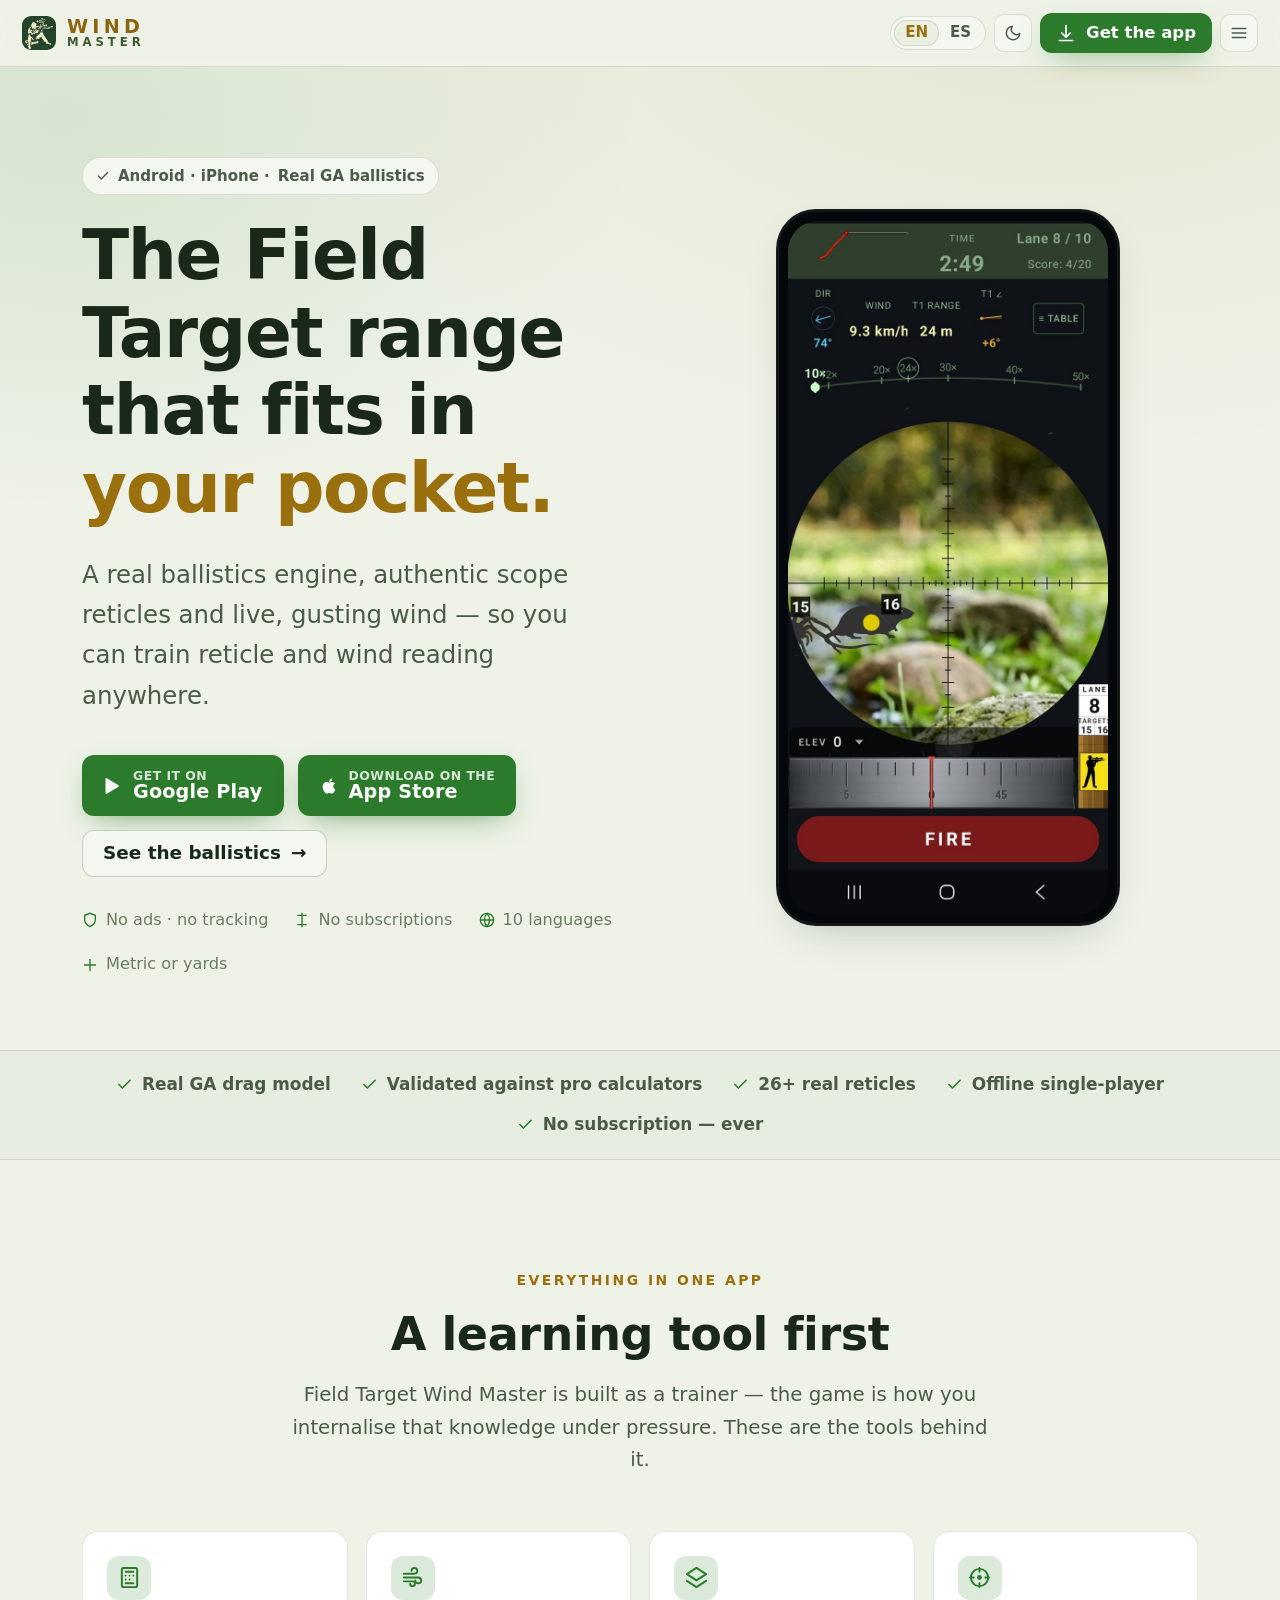
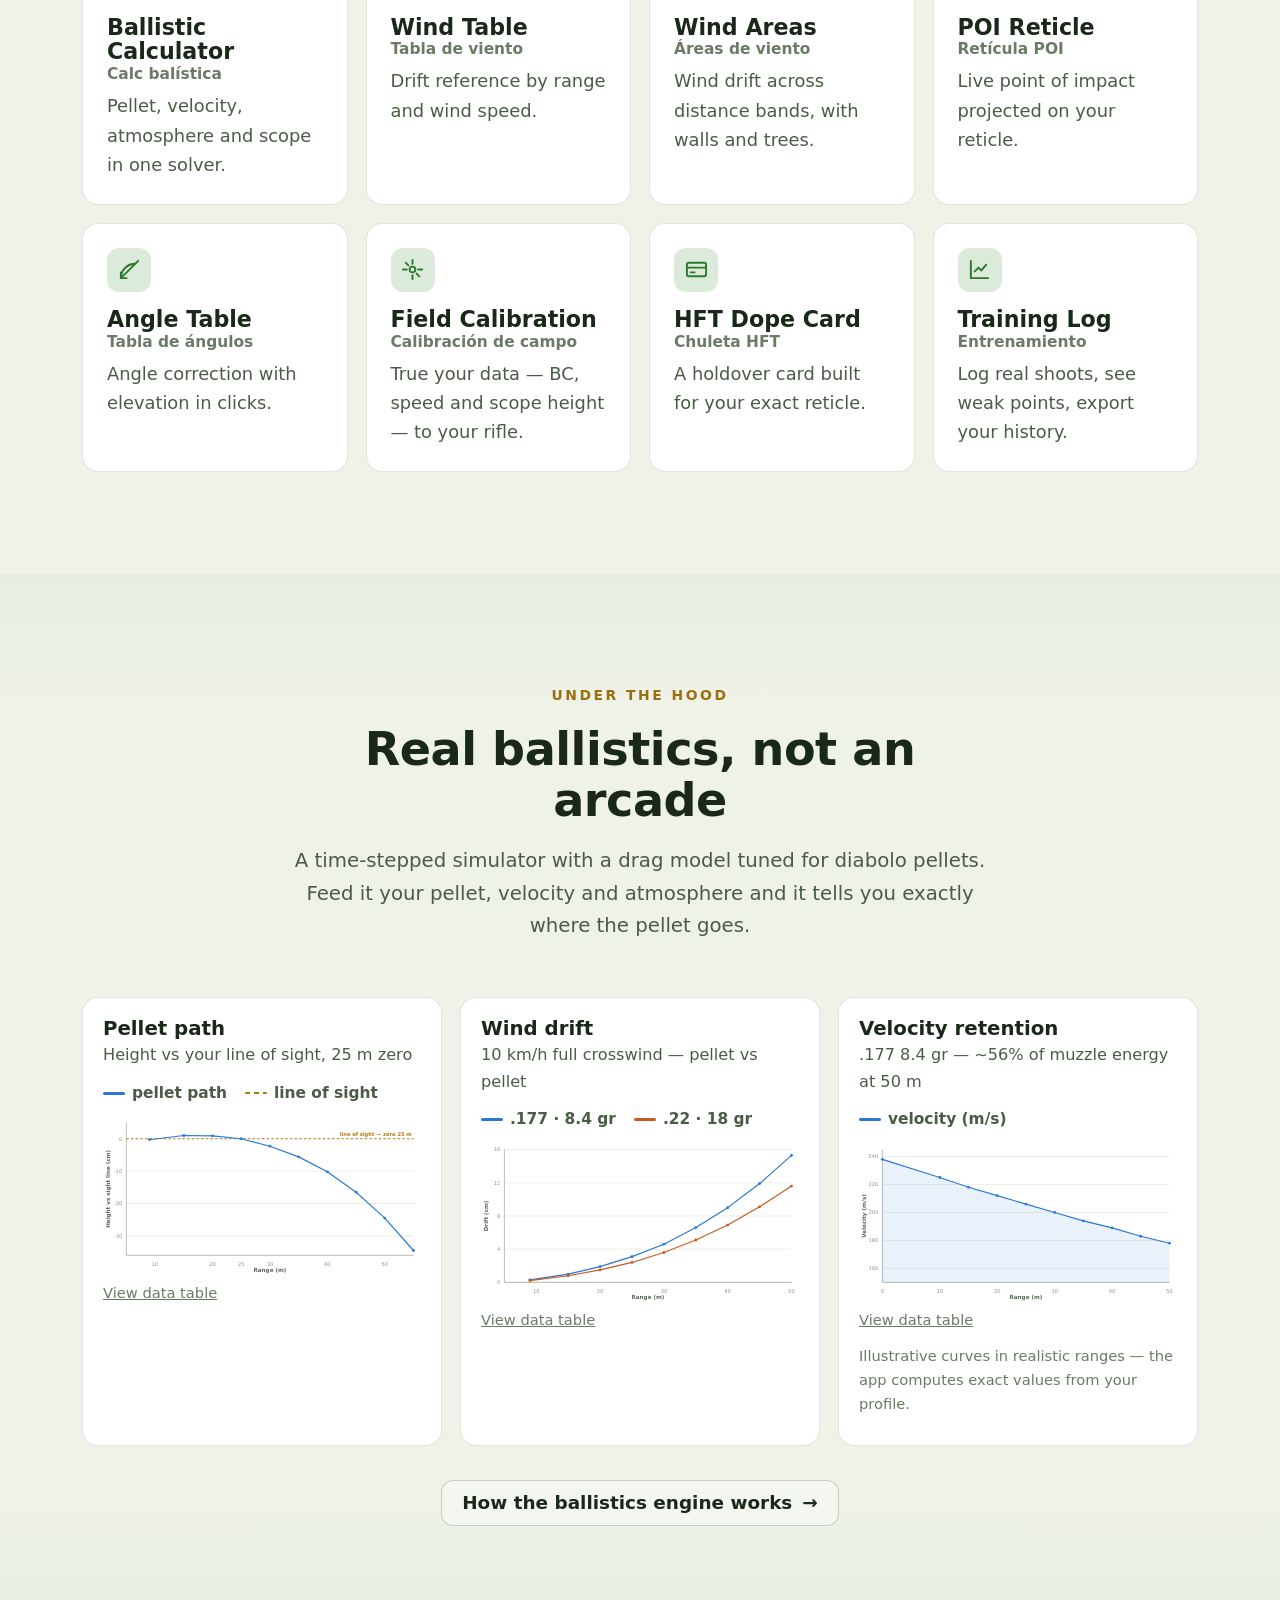
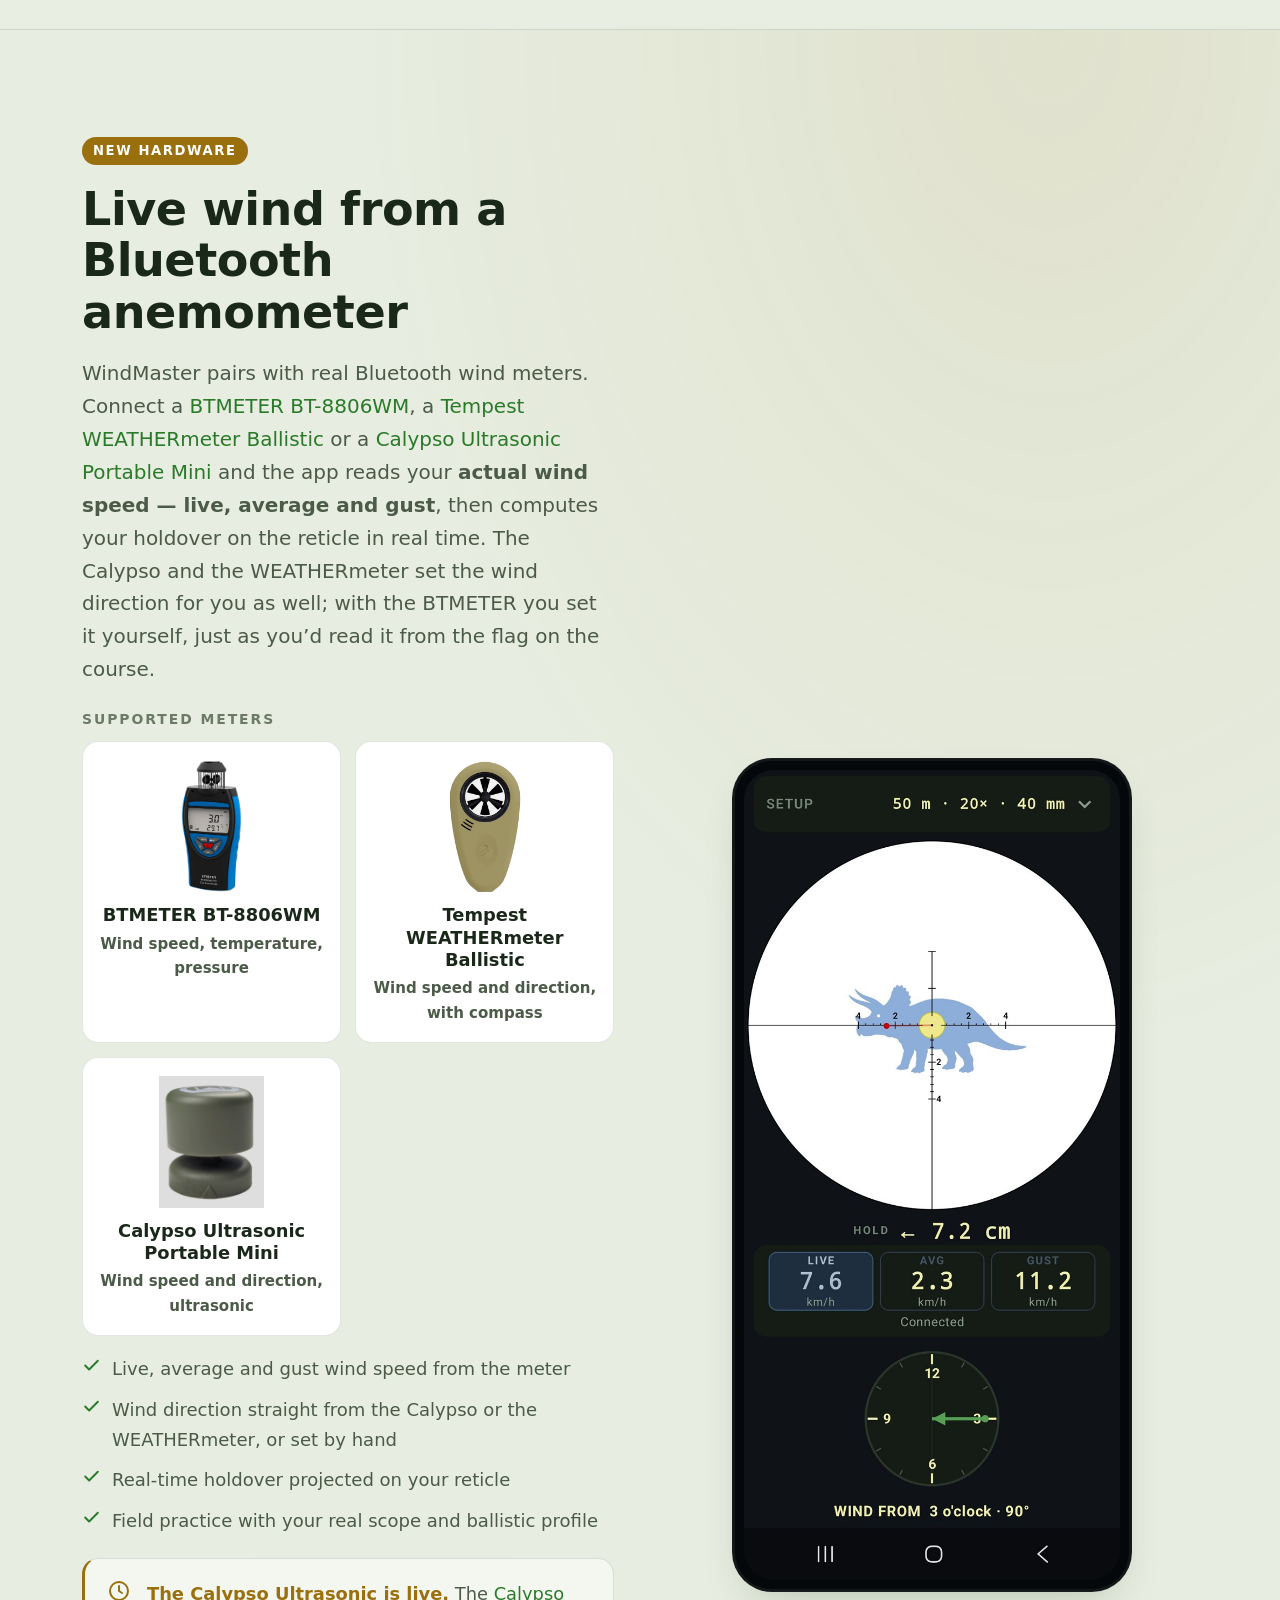
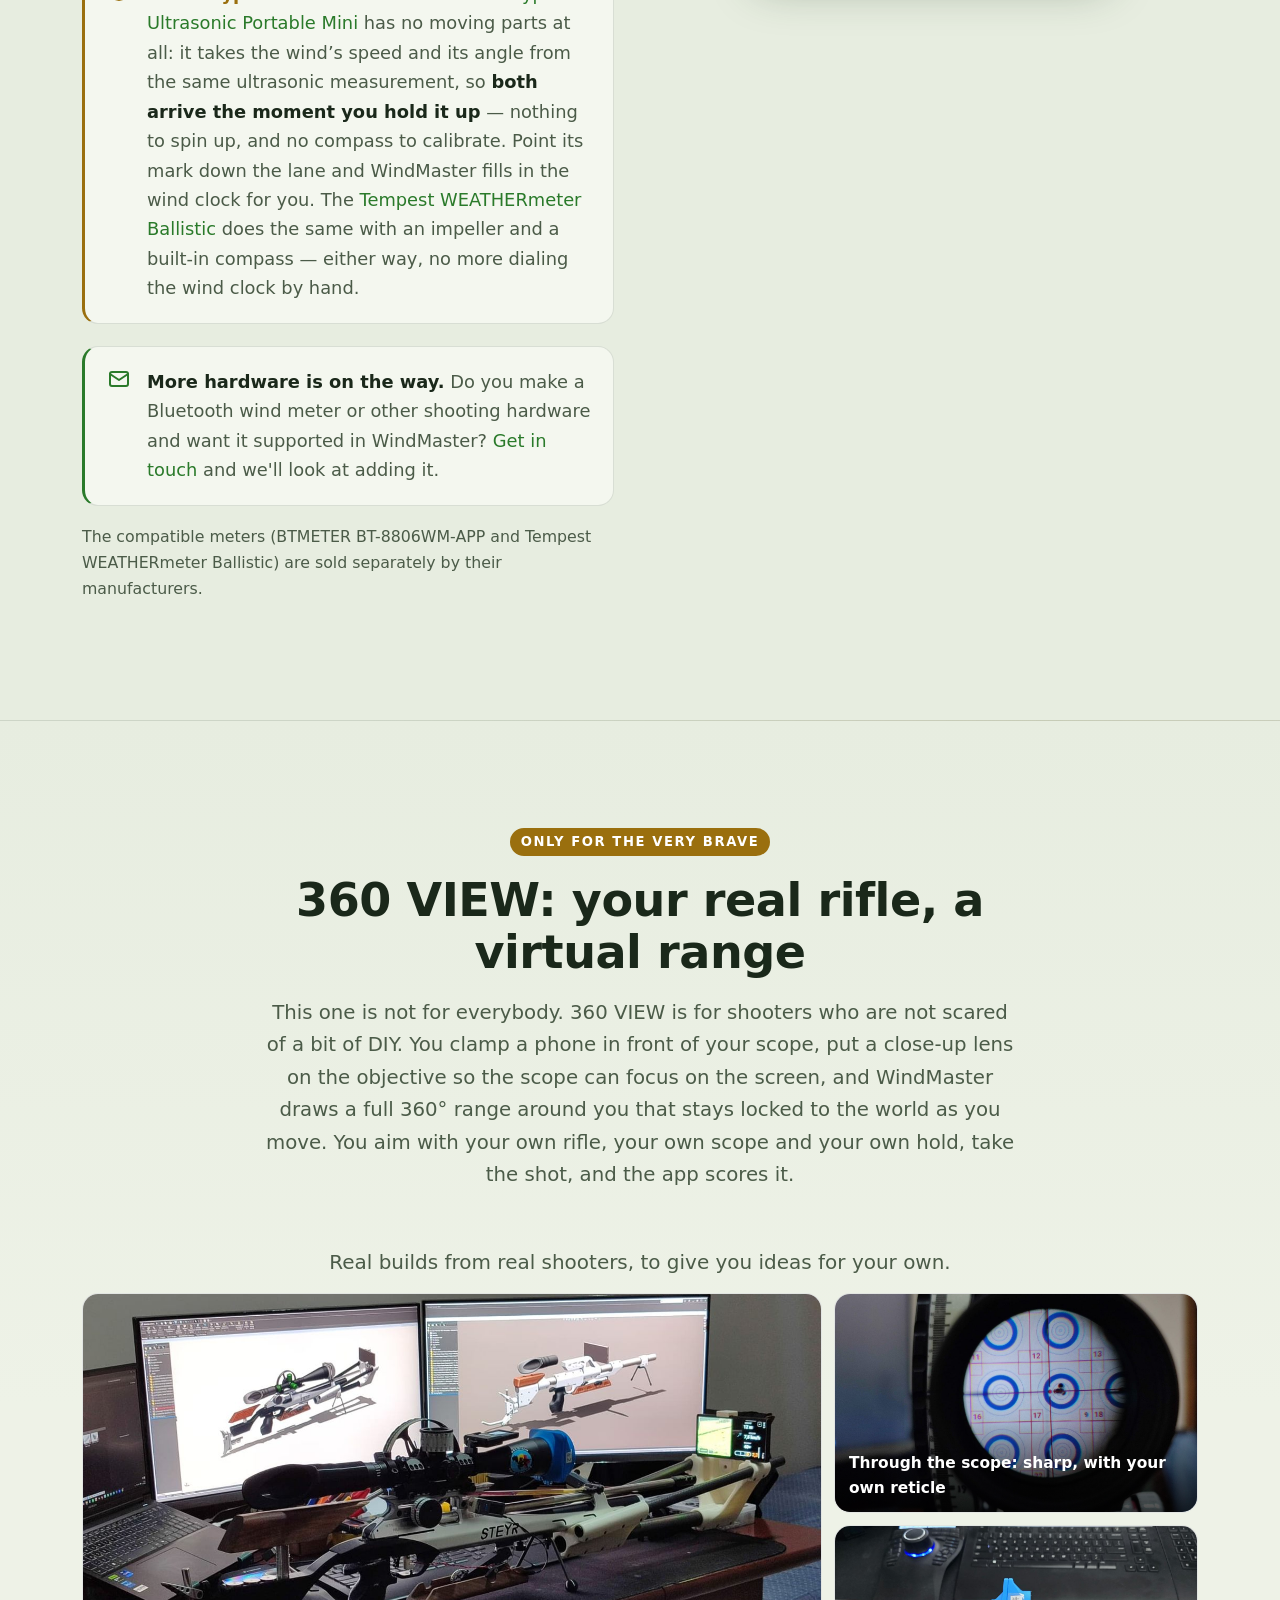
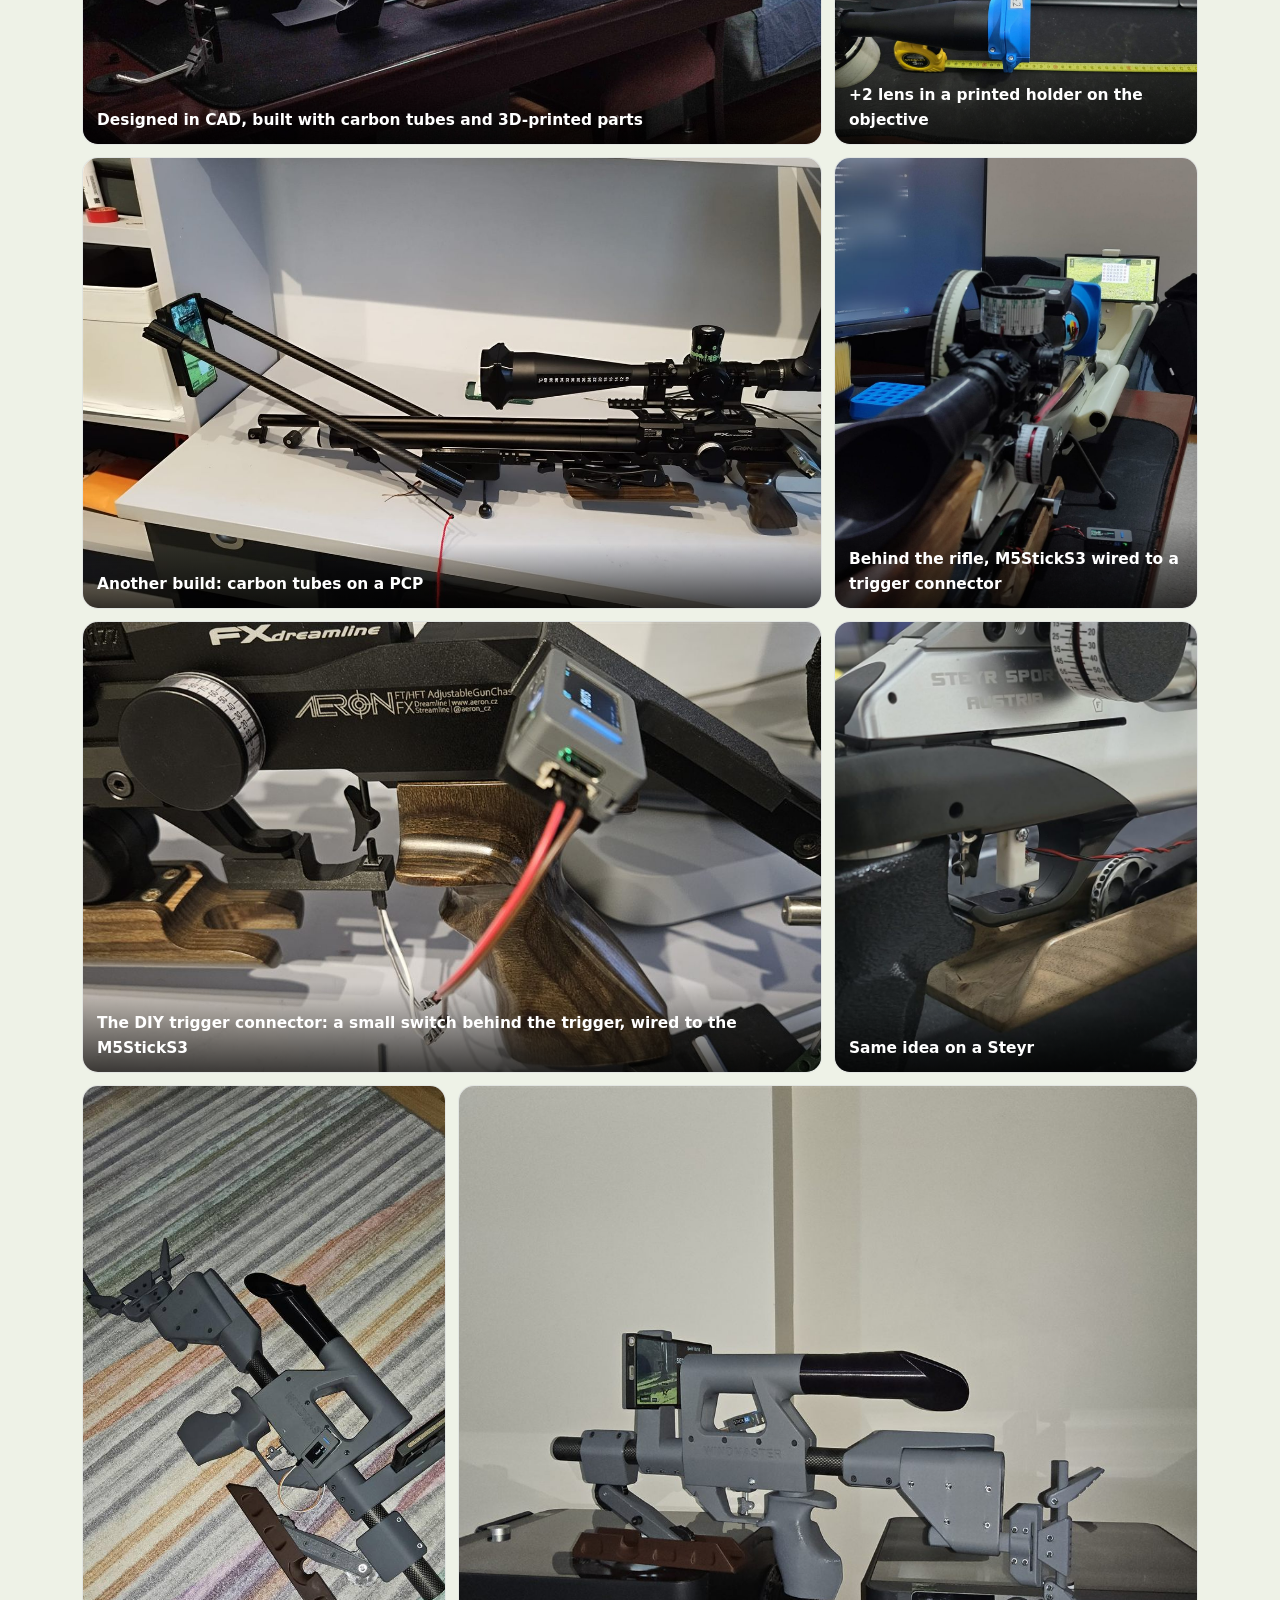
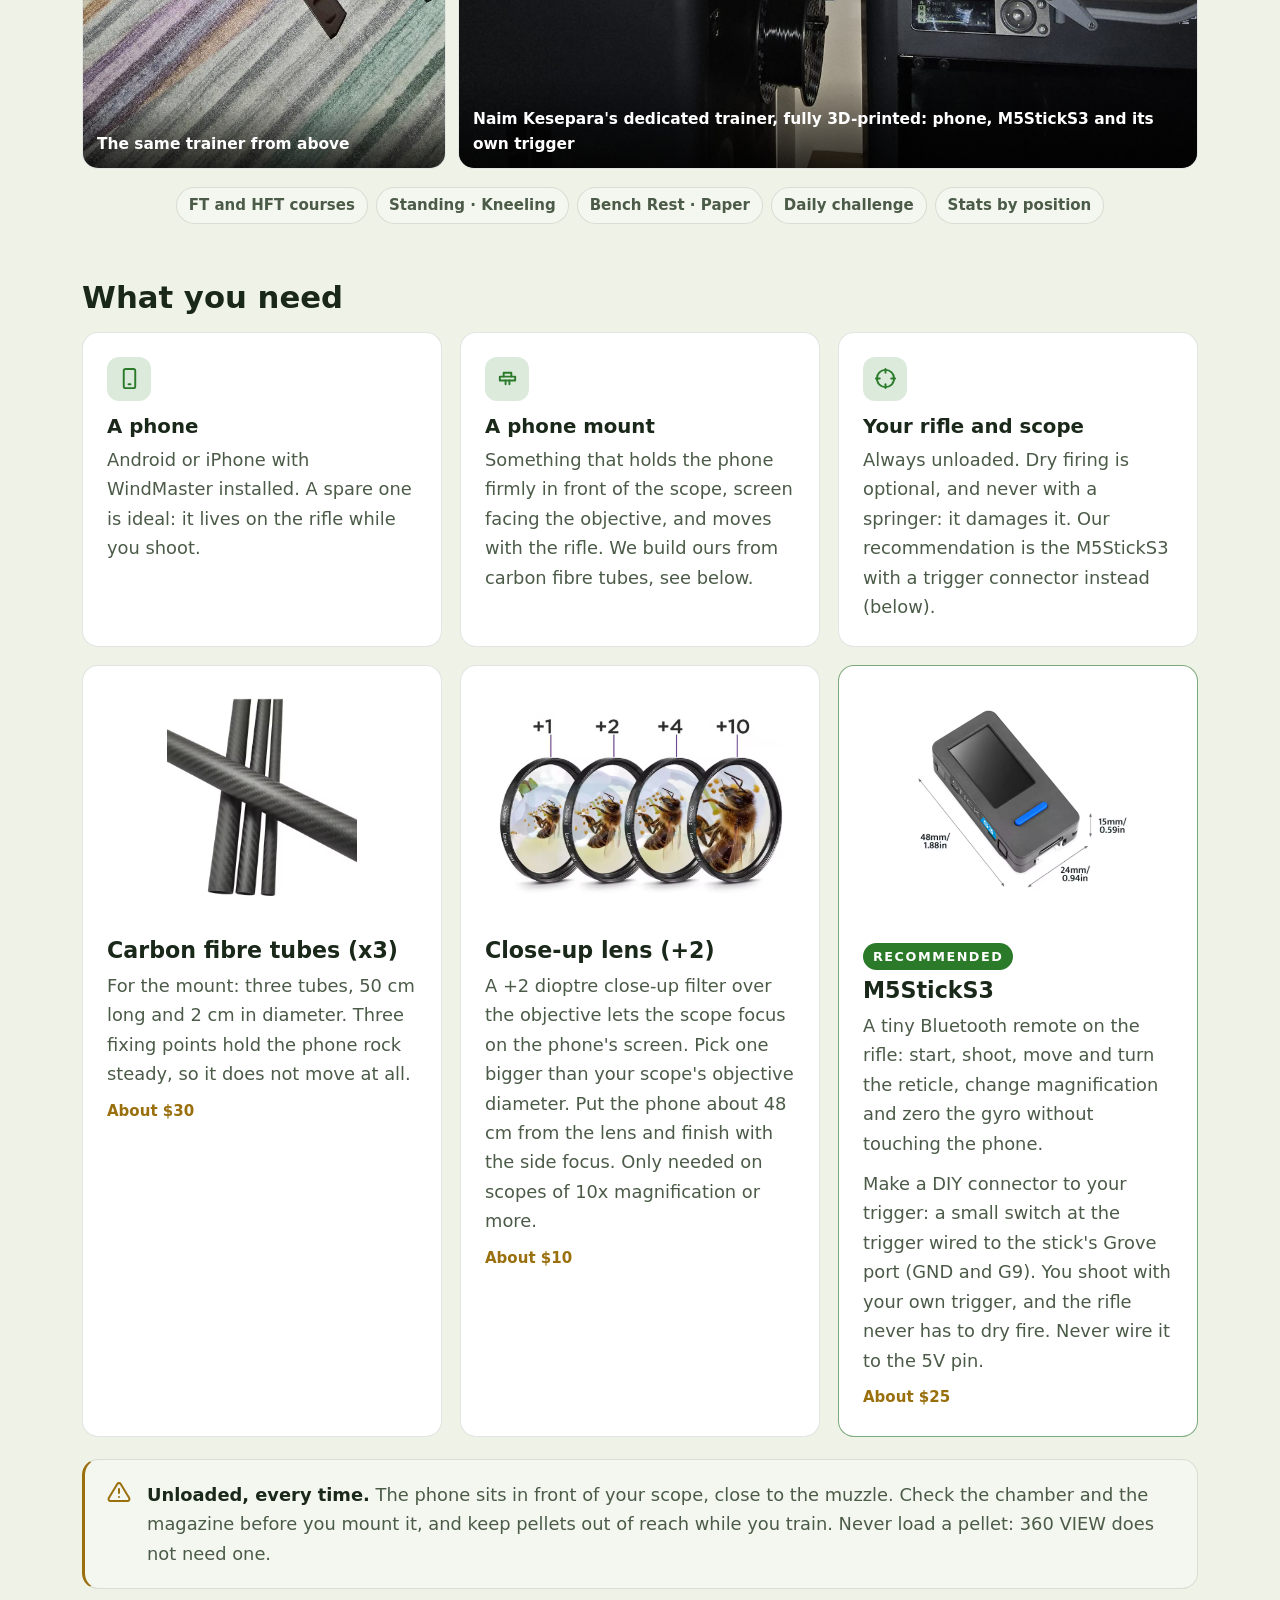
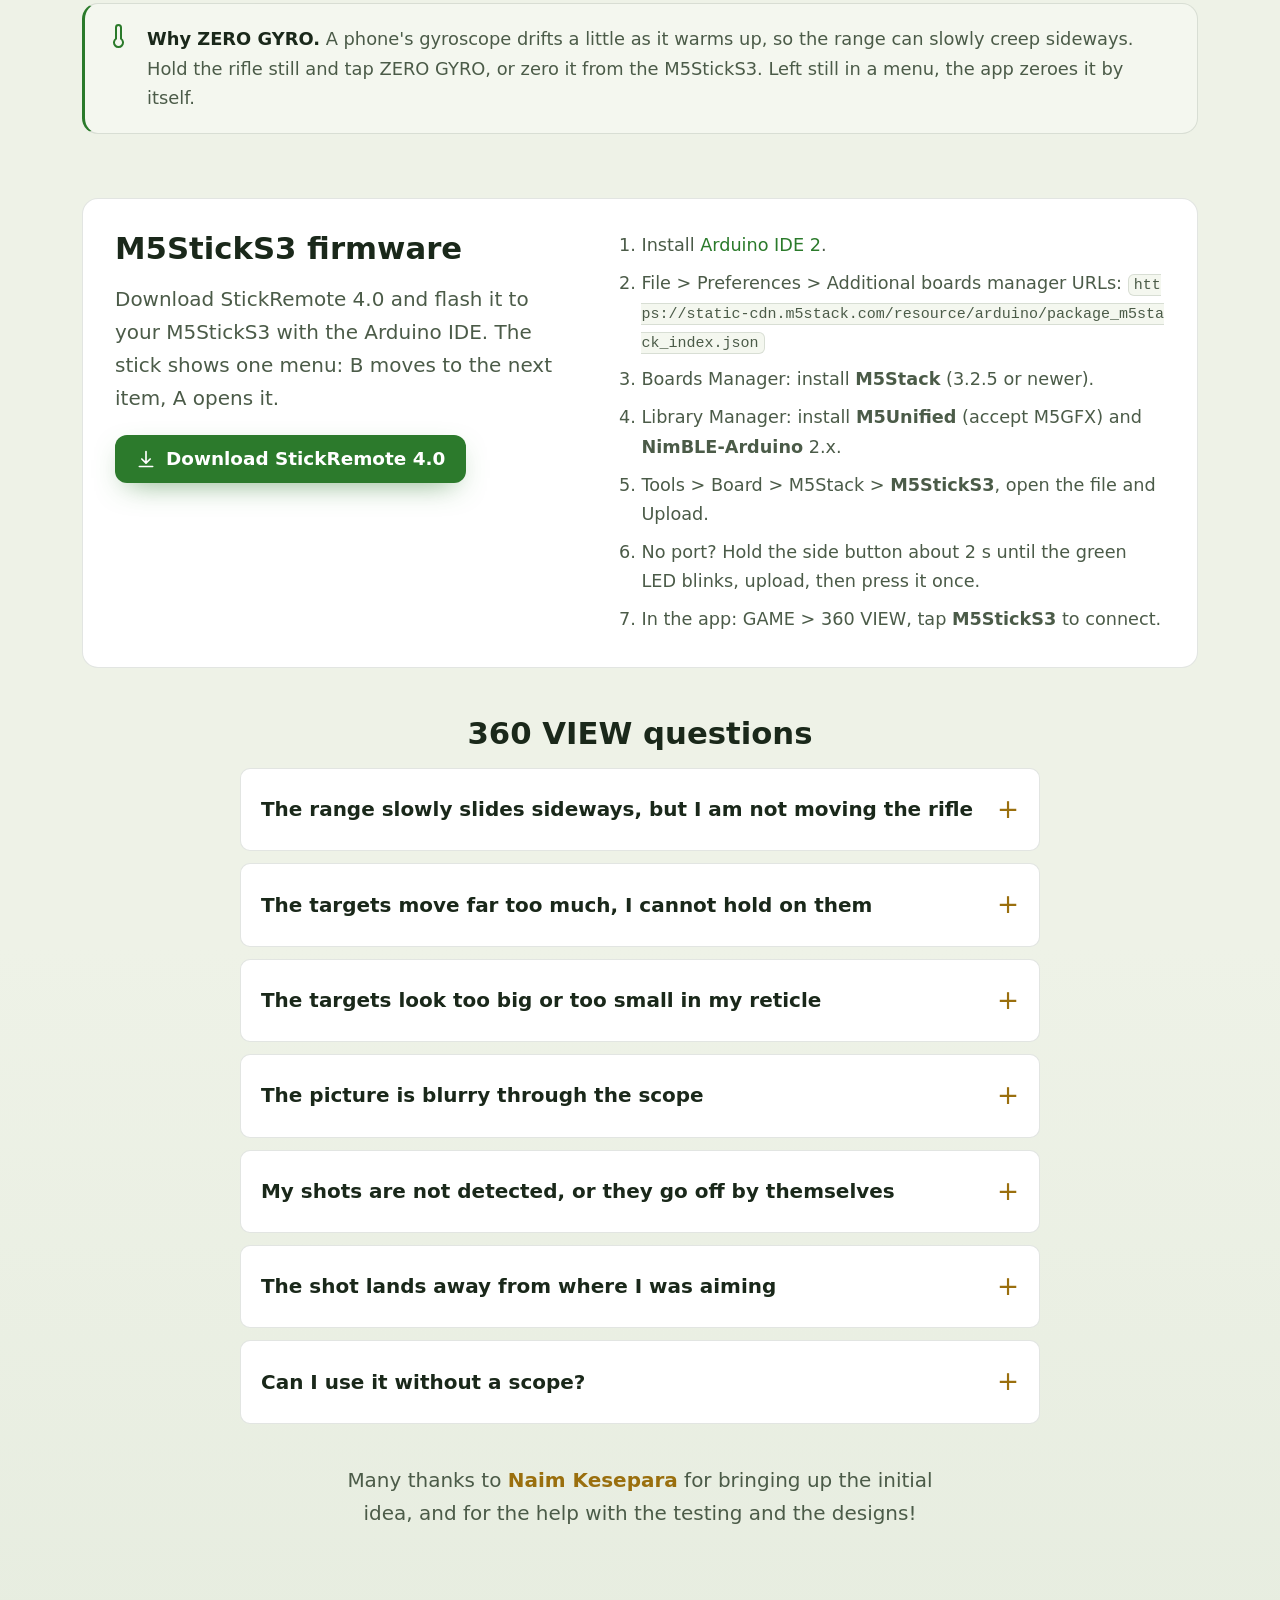
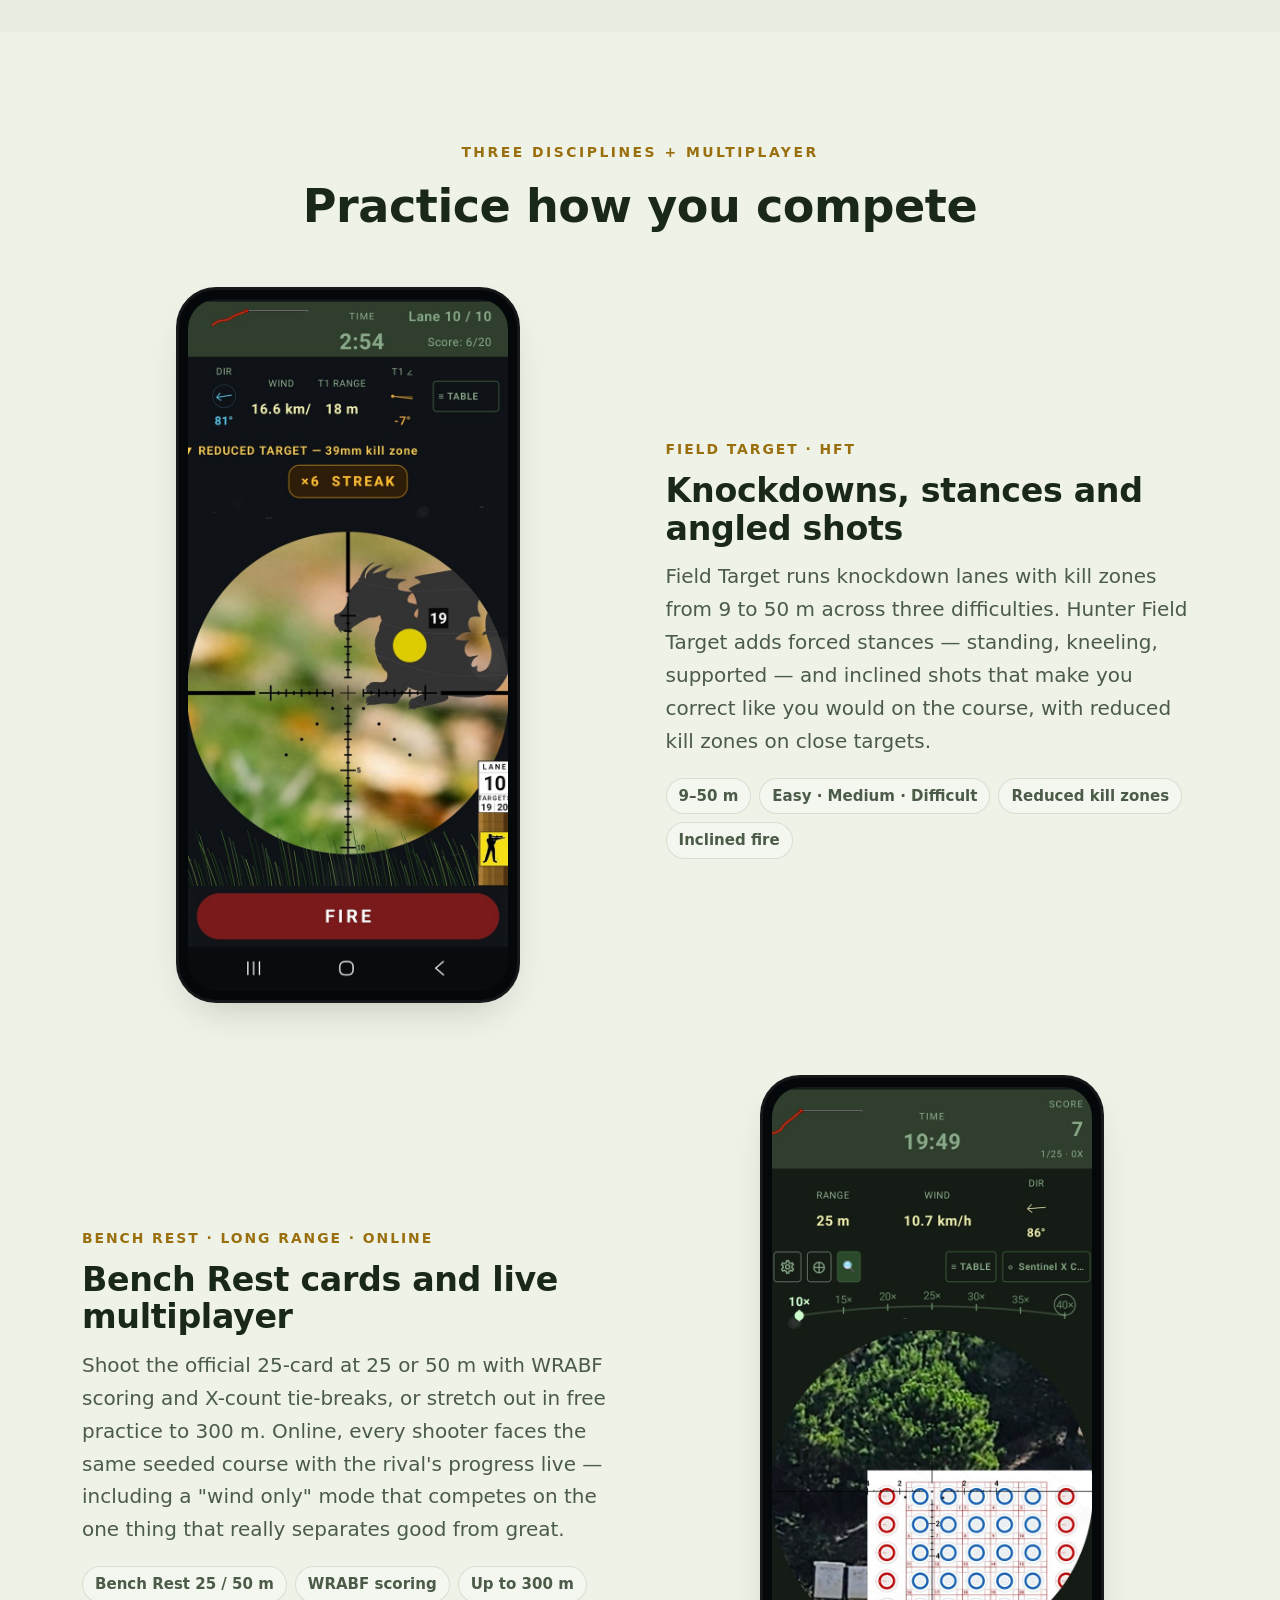
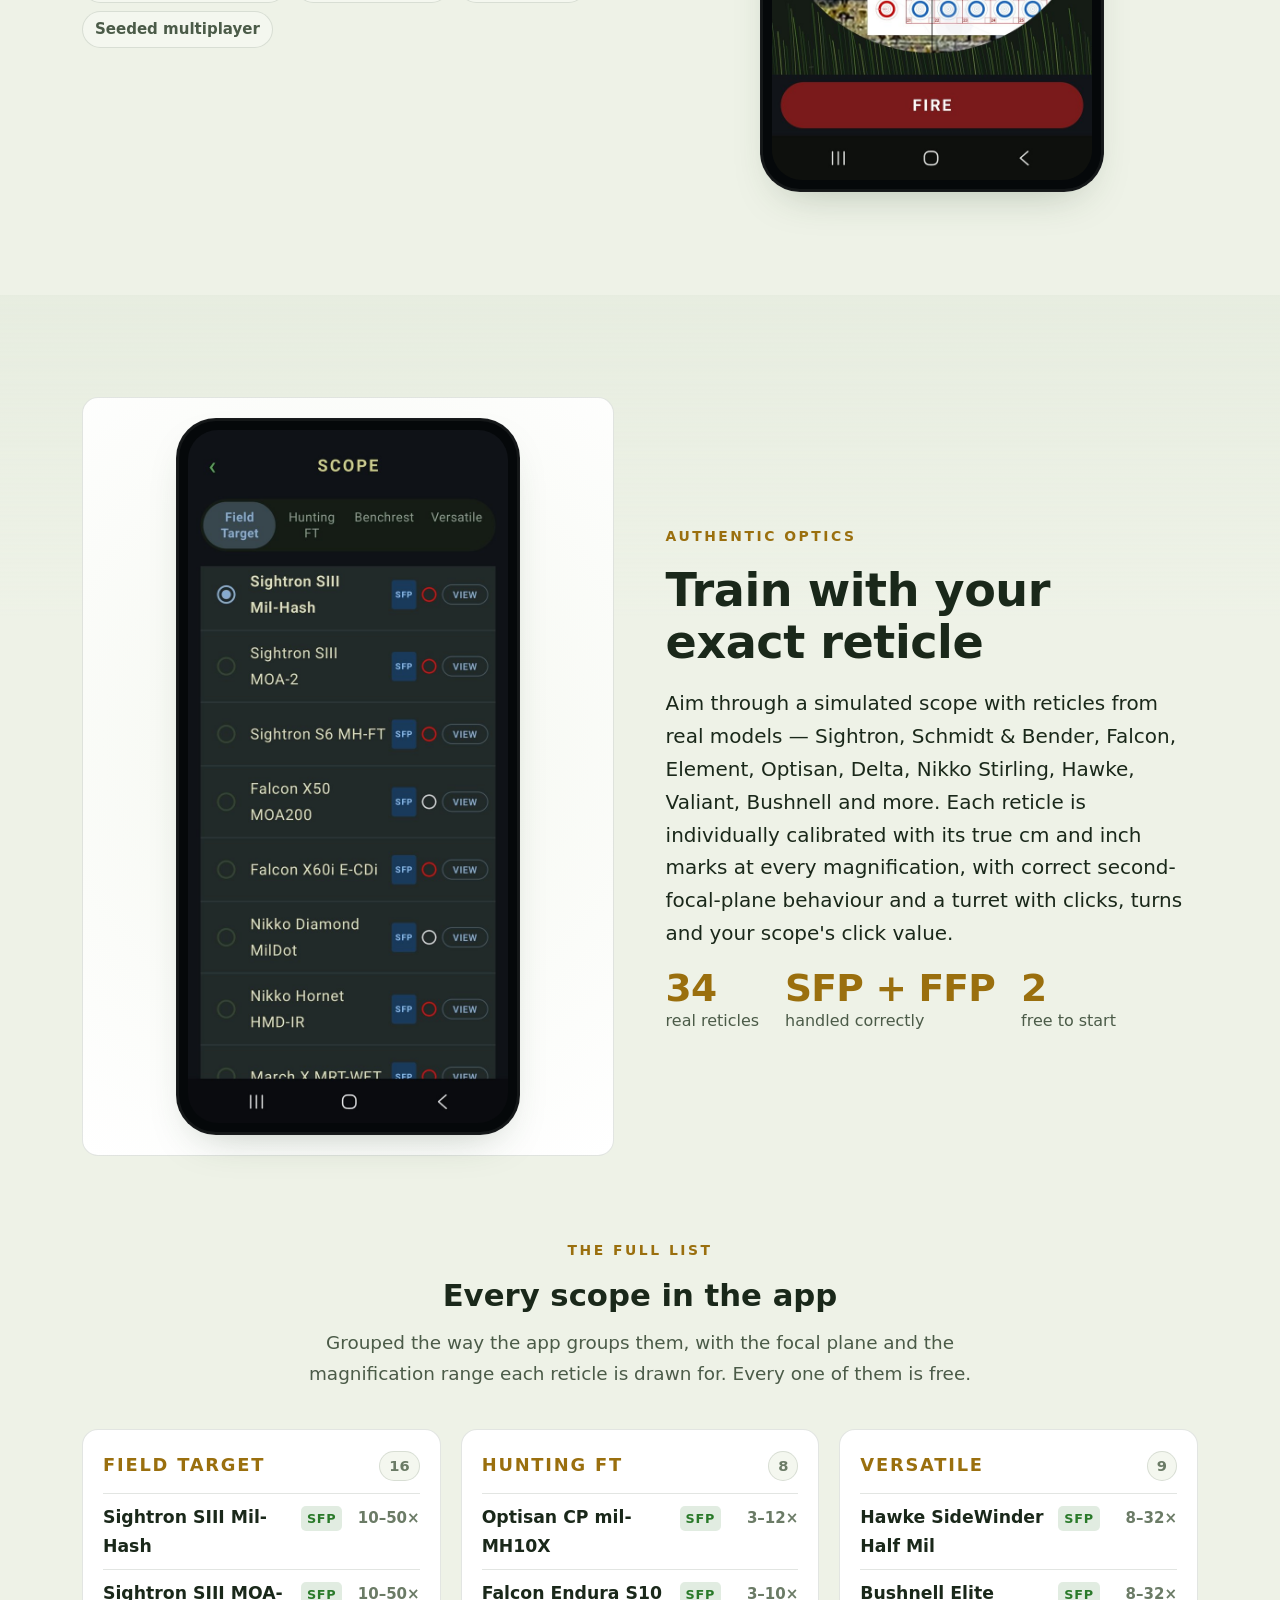
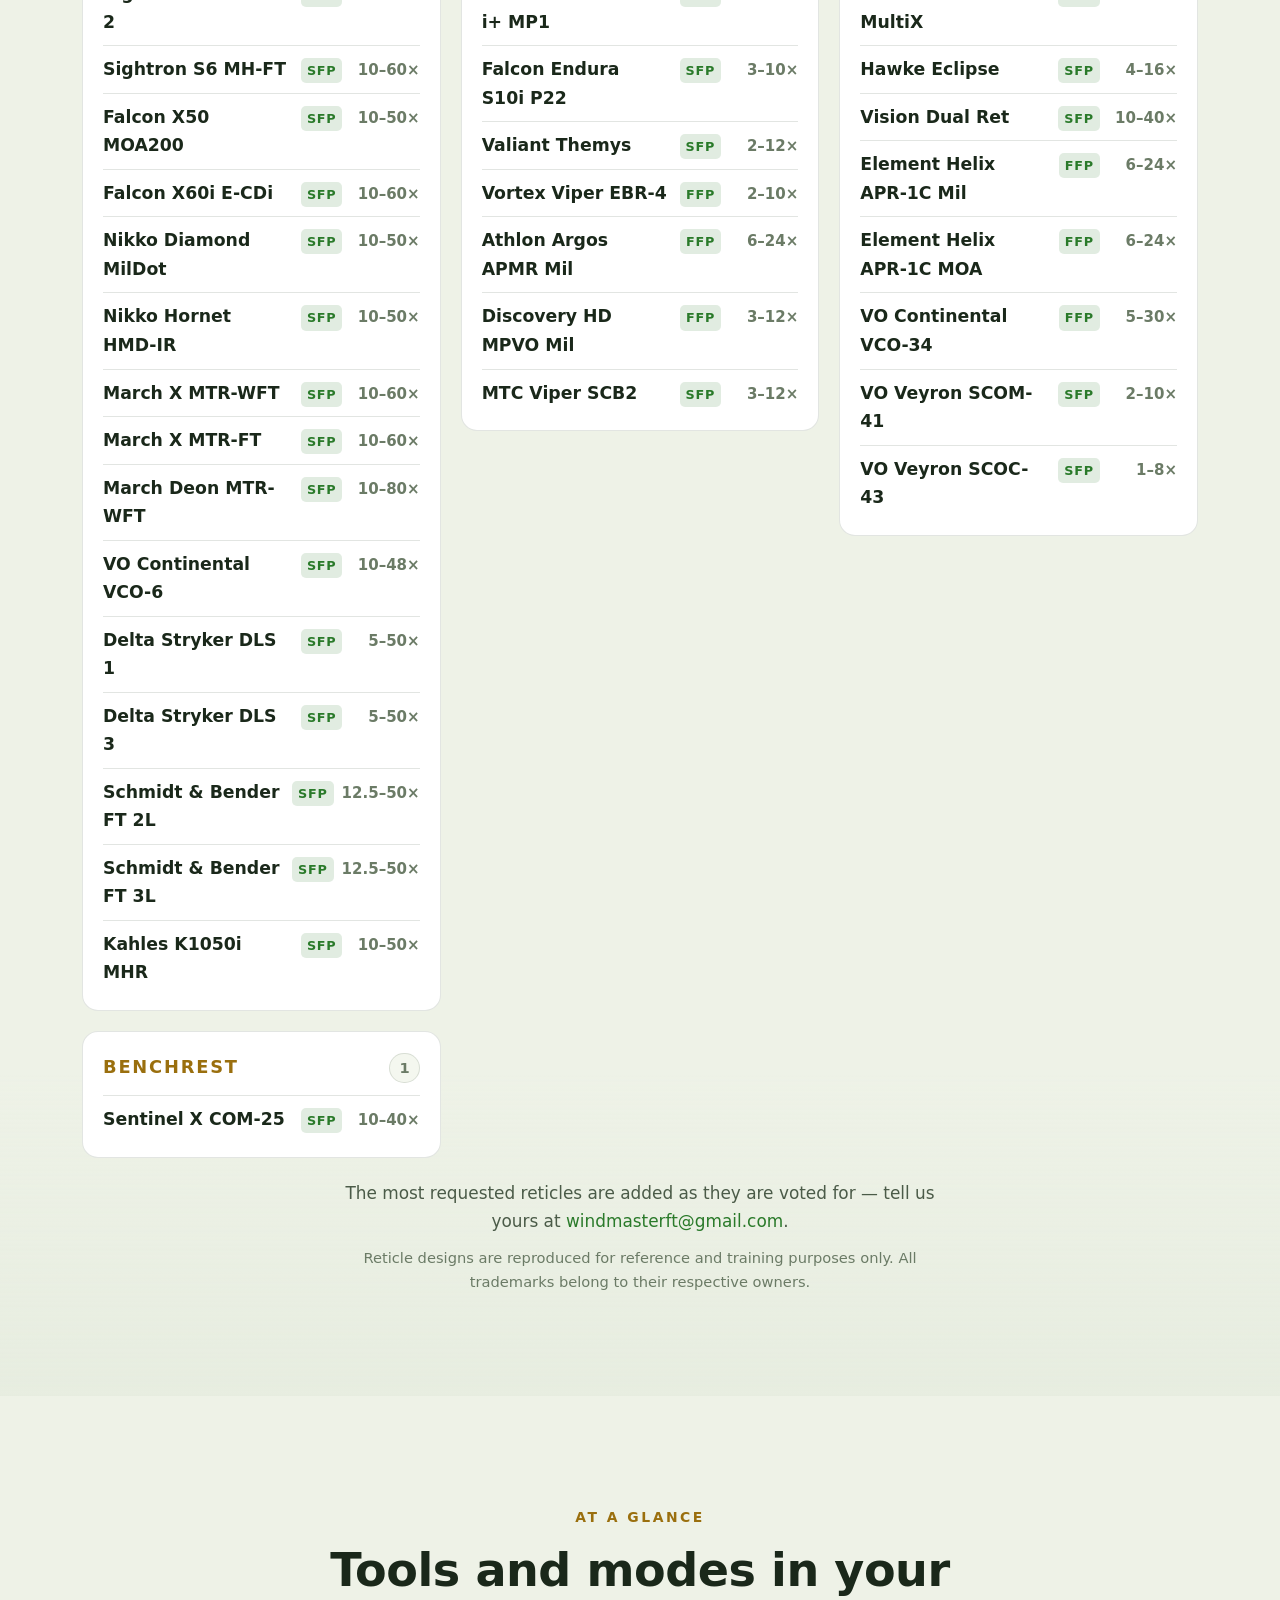
<file: index.html>
<!DOCTYPE html>
<html lang="en" data-lang="en">
<head>
  <meta charset="UTF-8">
  <meta name="viewport" content="width=device-width, initial-scale=1.0">
  <title>WindMaster — Field Target ballistics & wind-reading trainer</title>
  <meta name="description" content="WindMaster (Field Target Wind Master): a real airgun ballistics calculator and reticle/wind-reading trainer for Android and iPhone. Authentic scope reticles, live wind, three disciplines. In 10 languages.">
  <meta name="theme-color" content="#0b100b">
  <link rel="icon" href="assets/img/favicon.svg" type="image/svg+xml">
  <link rel="apple-touch-icon" href="assets/img/logo.png">
  <meta property="og:type" content="website">
  <meta property="og:title" content="WindMaster — Field Target ballistics & wind-reading trainer">
  <meta property="og:description" content="A real airgun ballistics engine, authentic scope reticles and live wind. Train reticle & wind reading anywhere. Android and iPhone · 10 languages.">
  <meta property="og:image" content="assets/img/logo.png">
  <meta name="twitter:card" content="summary_large_image">
  <link rel="stylesheet" href="assets/css/styles.css?v=20261113a">
  <script>
    (function () {
      try {
        var t = localStorage.getItem('wm-theme');
        if (t === 'light' || t === 'dark') document.documentElement.setAttribute('data-theme', t);
        var l = localStorage.getItem('wm-lang');
        if (l !== 'en' && l !== 'es') { var n = (navigator.language || 'en').toLowerCase(); l = n.indexOf('es') === 0 ? 'es' : 'en'; }
        document.documentElement.setAttribute('data-lang', l);
        document.documentElement.setAttribute('lang', l);
      } catch (e) {}
    })();
  </script>
</head>
<body>

<!-- ============ HEADER ============ -->
<header class="site-header">
  <nav class="nav" aria-label="Primary">
    <a class="brand" href="index.html" aria-label="WindMaster home">
      <img src="assets/img/logo.png" alt="WindMaster logo" width="34" height="34">
      <span class="brand-logotype"><span class="wm-wind">WIND</span><span class="wm-master">MASTER</span></span>
    </a>
    <div class="nav-links" id="nav-links">
      <a href="#features" data-en="Features" data-es="Funciones">Features</a>
      <a href="#physics" data-en="Ballistics" data-es="Balística">Ballistics</a>
      <a href="#modes" data-en="Modes" data-es="Modos">Modes</a>
      <a href="#hardware" data-en="Hardware" data-es="Hardware">Hardware</a>
      <a href="#view360" data-en="360 View" data-es="Vista 360">360 View</a>
      <a href="#scopes" data-en="Scopes" data-es="Visores">Scopes</a>
      <a href="ballistics.html" data-en="How it works" data-es="Cómo funciona">How it works</a>
      <a href="#contact" data-en="Contact" data-es="Contacto">Contact</a>
      <a class="nav-coffee" href="https://ko-fi.com/windmasterft" target="_blank" rel="noopener">☕ <span data-en="Buy me a coffee" data-es="Invítame a un café">Buy me a coffee</span></a>
    </div>
    <div class="nav-tools">
      <div class="toggle-group" role="group" aria-label="Language">
        <button type="button" data-set-lang="en" aria-pressed="true">EN</button>
        <button type="button" data-set-lang="es" aria-pressed="false">ES</button>
      </div>
      <button type="button" class="icon-btn" data-toggle-theme aria-label="Switch theme">
        <svg class="theme-sun" viewBox="0 0 24 24" fill="none" stroke="currentColor" stroke-width="2" stroke-linecap="round" stroke-linejoin="round"><circle cx="12" cy="12" r="4"/><path d="M12 2v2M12 20v2M4.9 4.9l1.4 1.4M17.7 17.7l1.4 1.4M2 12h2M20 12h2M4.9 19.1l1.4-1.4M17.7 6.3l1.4-1.4"/></svg>
        <svg class="theme-moon" viewBox="0 0 24 24" fill="none" stroke="currentColor" stroke-width="2" stroke-linecap="round" stroke-linejoin="round"><path d="M21 12.79A9 9 0 1 1 11.21 3 7 7 0 0 0 21 12.79z"/></svg>
      </button>
      <a class="btn btn-play btn-sm nav-cta" href="#get">
        <svg viewBox="0 0 24 24" fill="none" stroke="currentColor" stroke-width="2" stroke-linecap="round" stroke-linejoin="round"><path d="M12 3v12M7 12l5 5 5-5M4 21h16"/></svg>
        <span data-en="Get the app" data-es="Descargar">Get the app</span>
      </a>
      <button type="button" class="icon-btn hamburger" data-nav-toggle aria-label="Menu" aria-expanded="false" aria-controls="nav-links">
        <svg viewBox="0 0 24 24" fill="none" stroke="currentColor" stroke-width="2" stroke-linecap="round"><line x1="3" y1="6" x2="21" y2="6"/><line x1="3" y1="12" x2="21" y2="12"/><line x1="3" y1="18" x2="21" y2="18"/></svg>
      </button>
    </div>
  </nav>
</header>

<!-- ============ HERO ============ -->
<section class="hero">
  <div class="container hero-grid">
    <div class="hero-copy">
      <span class="hero-badge">
        <svg viewBox="0 0 24 24" width="14" height="14" fill="none" stroke="currentColor" stroke-width="2.4" stroke-linecap="round" stroke-linejoin="round"><path d="M20 6 9 17l-5-5"/></svg>
        Android · iPhone · <span data-en="Real GA ballistics" data-es="Balística GA real">Real GA ballistics</span>
      </span>
      <h1>
        <span class="lang-en">The Field Target range that fits in <span class="hl">your pocket.</span></span>
        <span class="lang-es">El campo de Field Target que cabe en <span class="hl">tu bolsillo.</span></span>
      </h1>
      <p class="hero-tagline">
        <span class="lang-en">A real ballistics engine, authentic scope reticles and live, gusting wind — so you can train reticle and wind reading anywhere.</span>
        <span class="lang-es">Un motor balístico real, retículas auténticas de visores y viento vivo y racheado — entrena la lectura de retícula y viento donde sea.</span>
      </p>
      <div class="hero-cta">
        <a class="btn btn-play" href="https://play.google.com/store/apps/details?id=com.walvisai.fieldtargetwindmaster" target="_blank" rel="noopener">
          <svg viewBox="0 0 24 24" fill="currentColor"><path d="M3 3.5v17c0 .8.9 1.3 1.6.9l14-8.5c.6-.4.6-1.3 0-1.7l-14-8.5C3.9 2.2 3 2.7 3 3.5z"/></svg>
          <span class="bp-text"><span class="bp-sub" data-en="Get it on" data-es="Disponible en">Get it on</span><span class="bp-main">Google Play</span></span>
        </a>
        <a class="btn btn-apple" href="https://apps.apple.com/us/app/windmaster-airgun-ballistics/id6805077876" target="_blank" rel="noopener">
          <svg viewBox="0 0 24 24" fill="currentColor"><path d="M17.05 20.28c-.98.95-2.05.8-3.08.35-1.09-.46-2.09-.48-3.24 0-1.44.62-2.2.44-3.06-.35C2.79 15.25 3.51 7.59 9.05 7.31c1.35.07 2.29.74 3.08.8 1.18-.24 2.31-.93 3.57-.84 1.51.12 2.65.72 3.4 1.8-3.12 1.87-2.38 5.98.48 7.13-.57 1.5-1.31 2.99-2.54 4.09zM12.03 7.25c-.15-2.23 1.66-4.07 3.74-4.25.29 2.58-2.34 4.5-3.74 4.25z"/></svg>
          <span class="bp-text"><span class="bp-sub" data-en="Download on the" data-es="Consíguelo en la">Download on the</span><span class="bp-main">App Store</span></span>
        </a>
        <a class="btn btn-ghost" href="#physics"><span data-en="See the ballistics" data-es="Ver la balística">See the ballistics</span> →</a>
      </div>
      <div class="hero-meta">
        <div><svg viewBox="0 0 24 24" fill="none" stroke="currentColor" stroke-width="2"><path d="M12 22s8-4 8-10V5l-8-3-8 3v7c0 6 8 10 8 10z"/></svg><span data-en="No ads · no tracking" data-es="Sin anuncios · sin rastreo">No ads · no tracking</span></div>
        <div><svg viewBox="0 0 24 24" fill="none" stroke="currentColor" stroke-width="2"><path d="M12 1v22M5 5h14M5 19h14"/></svg><span data-en="No subscriptions" data-es="Sin suscripciones">No subscriptions</span></div>
        <div><svg viewBox="0 0 24 24" fill="none" stroke="currentColor" stroke-width="2"><circle cx="12" cy="12" r="10"/><path d="M2 12h20M12 2a15 15 0 0 1 0 20 15 15 0 0 1 0-20z"/></svg><span data-en="10 languages" data-es="10 idiomas">10 languages</span></div>
        <div><svg viewBox="0 0 24 24" fill="none" stroke="currentColor" stroke-width="2"><path d="M3 12h18M12 3v18"/></svg><span data-en="Metric or yards" data-es="Métrico o yardas">Metric or yards</span></div>
      </div>
    </div>
    <div class="hero-visual">
      <div class="phone floaty shot">
        <div class="phone-screen"><img src="assets/img/screens/field-target.jpg" alt="WindMaster Field Target scope view: reticle over a target, live wind and elevation" loading="eager"></div>
      </div>
    </div>
  </div>
</section>

<!-- ============ TRUST ============ -->
<div class="trust">
  <div class="trust-row">
    <span><svg viewBox="0 0 24 24" fill="none" stroke="currentColor" stroke-width="2.2" stroke-linecap="round" stroke-linejoin="round"><path d="M20 6 9 17l-5-5"/></svg><span data-en="Real GA drag model" data-es="Modelo de resistencia GA">Real GA drag model</span></span>
    <span><svg viewBox="0 0 24 24" fill="none" stroke="currentColor" stroke-width="2.2" stroke-linecap="round" stroke-linejoin="round"><path d="M20 6 9 17l-5-5"/></svg><span data-en="Validated against pro calculators" data-es="Contrastado con calculadoras pro">Validated against pro calculators</span></span>
    <span><svg viewBox="0 0 24 24" fill="none" stroke="currentColor" stroke-width="2.2" stroke-linecap="round" stroke-linejoin="round"><path d="M20 6 9 17l-5-5"/></svg><span data-en="26+ real reticles" data-es="Más de 26 retículas reales">26+ real reticles</span></span>
    <span><svg viewBox="0 0 24 24" fill="none" stroke="currentColor" stroke-width="2.2" stroke-linecap="round" stroke-linejoin="round"><path d="M20 6 9 17l-5-5"/></svg><span data-en="Offline single-player" data-es="Un jugador sin conexión">Offline single-player</span></span>
    <span><svg viewBox="0 0 24 24" fill="none" stroke="currentColor" stroke-width="2.2" stroke-linecap="round" stroke-linejoin="round"><path d="M20 6 9 17l-5-5"/></svg><span data-en="No subscription — ever" data-es="Sin suscripciones — nunca">No subscription — ever</span></span>
  </div>
</div>

<!-- ============ FEATURES ============ -->
<section class="section" id="features">
  <div class="container">
    <div class="section-head">
      <span class="kicker" data-en="Everything in one app" data-es="Todo en una app">Everything in one app</span>
      <h2 class="lang-en">A learning tool first</h2>
      <h2 class="lang-es">Ante todo, una herramienta de aprendizaje</h2>
      <p class="lang-en">Field Target Wind Master is built as a trainer — the game is how you internalise that knowledge under pressure. These are the tools behind it.</p>
      <p class="lang-es">Field Target Wind Master está pensado como entrenador — el juego es la forma de interiorizar ese conocimiento bajo presión. Estas son las herramientas que lo sostienen.</p>
    </div>
    <div class="grid grid-4">
      <article class="card">
        <div class="ic"><svg viewBox="0 0 24 24" fill="none" stroke="currentColor" stroke-width="2" stroke-linecap="round" stroke-linejoin="round"><rect x="4" y="2" width="16" height="20" rx="2"/><line x1="8" y1="6" x2="16" y2="6"/><line x1="8" y1="10" x2="8" y2="10"/><line x1="12" y1="10" x2="12" y2="10"/><line x1="16" y1="10" x2="16" y2="10"/><line x1="8" y1="14" x2="8" y2="14"/><line x1="12" y1="14" x2="12" y2="14"/><line x1="8" y1="18" x2="16" y2="18"/></svg></div>
        <h3>Ballistic Calculator<span class="card-es-name">Calc balística</span></h3>
        <p data-en="Pellet, velocity, atmosphere and scope in one solver." data-es="Pellet, velocidad, atmósfera y visor en un solo cálculo.">Pellet, velocity, atmosphere and scope in one solver.</p>
      </article>
      <article class="card">
        <div class="ic"><svg viewBox="0 0 24 24" fill="none" stroke="currentColor" stroke-width="2" stroke-linecap="round" stroke-linejoin="round"><path d="M3 8h11a3 3 0 1 0-3-3"/><path d="M3 12h15a3 3 0 1 1-3 3"/><path d="M3 16h9a2.5 2.5 0 1 1-2.5 2.5"/></svg></div>
        <h3>Wind Table<span class="card-es-name">Tabla de viento</span></h3>
        <p data-en="Drift reference by range and wind speed." data-es="Referencia de deriva por distancia y viento.">Drift reference by range and wind speed.</p>
      </article>
      <article class="card">
        <div class="ic"><svg viewBox="0 0 24 24" fill="none" stroke="currentColor" stroke-width="2" stroke-linecap="round" stroke-linejoin="round"><polygon points="12 2 22 8.5 12 15 2 8.5 12 2"/><polyline points="2 15.5 12 22 22 15.5"/></svg></div>
        <h3>Wind Areas<span class="card-es-name">Áreas de viento</span></h3>
        <p data-en="Wind drift across distance bands, with walls and trees." data-es="Deriva del viento por tramos, con muros y árboles.">Wind drift across distance bands, with walls and trees.</p>
      </article>
      <article class="card">
        <div class="ic"><svg viewBox="0 0 24 24" fill="none" stroke="currentColor" stroke-width="2" stroke-linecap="round" stroke-linejoin="round"><circle cx="12" cy="12" r="9"/><line x1="12" y1="2" x2="12" y2="6"/><line x1="12" y1="18" x2="12" y2="22"/><line x1="2" y1="12" x2="6" y2="12"/><line x1="18" y1="12" x2="22" y2="12"/><circle cx="12" cy="12" r="1.5" fill="currentColor"/></svg></div>
        <h3>POI Reticle<span class="card-es-name">Retícula POI</span></h3>
        <p data-en="Live point of impact projected on your reticle." data-es="Punto de impacto en vivo sobre tu retícula.">Live point of impact projected on your reticle.</p>
      </article>
      <article class="card">
        <div class="ic"><svg viewBox="0 0 24 24" fill="none" stroke="currentColor" stroke-width="2" stroke-linecap="round" stroke-linejoin="round"><path d="M3 21a15 15 0 0 1 15-15"/><path d="M3 21h6"/><path d="M3 21v-6"/><line x1="3" y1="21" x2="21" y2="3"/></svg></div>
        <h3>Angle Table<span class="card-es-name">Tabla de ángulos</span></h3>
        <p data-en="Angle correction with elevation in clicks." data-es="Corrección angular con elevación en clics.">Angle correction with elevation in clicks.</p>
      </article>
      <article class="card">
        <div class="ic"><svg viewBox="0 0 24 24" fill="none" stroke="currentColor" stroke-width="2" stroke-linecap="round" stroke-linejoin="round"><circle cx="12" cy="12" r="3"/><path d="M12 2v4M12 18v4M4.9 4.9l2.8 2.8M16.3 16.3l2.8 2.8M2 12h4M18 12h4"/></svg></div>
        <h3>Field Calibration<span class="card-es-name">Calibración de campo</span></h3>
        <p data-en="True your data — BC, speed and scope height — to your rifle." data-es="Ajusta tus datos — BC, velocidad y altura del visor — a tu rifle.">True your data — BC, speed and scope height — to your rifle.</p>
      </article>
      <article class="card">
        <div class="ic"><svg viewBox="0 0 24 24" fill="none" stroke="currentColor" stroke-width="2" stroke-linecap="round" stroke-linejoin="round"><rect x="2" y="5" width="20" height="14" rx="2"/><line x1="2" y1="10" x2="22" y2="10"/><line x1="6" y1="15" x2="10" y2="15"/></svg></div>
        <h3>HFT Dope Card<span class="card-es-name">Chuleta HFT</span></h3>
        <p data-en="A holdover card built for your exact reticle." data-es="Una tarjeta de referencias para tu retícula exacta.">A holdover card built for your exact reticle.</p>
      </article>
      <article class="card">
        <div class="ic"><svg viewBox="0 0 24 24" fill="none" stroke="currentColor" stroke-width="2" stroke-linecap="round" stroke-linejoin="round"><path d="M3 3v18h18"/><path d="M7 14l4-4 3 3 5-6"/></svg></div>
        <h3>Training Log<span class="card-es-name">Entrenamiento</span></h3>
        <p data-en="Log real shoots, see weak points, export your history." data-es="Registra tiradas reales, ve puntos débiles y exporta tu historial.">Log real shoots, see weak points, export your history.</p>
      </article>
    </div>
  </div>
</section>

<!-- ============ PHYSICS / CHARTS ============ -->
<section class="section section-alt" id="physics">
  <div class="container">
    <div class="section-head">
      <span class="kicker" data-en="Under the hood" data-es="Por dentro">Under the hood</span>
      <h2 class="lang-en">Real ballistics, not an arcade</h2>
      <h2 class="lang-es">Balística de verdad, no un arcade</h2>
      <p class="lang-en">A time-stepped simulator with a drag model tuned for diabolo pellets. Feed it your pellet, velocity and atmosphere and it tells you exactly where the pellet goes.</p>
      <p class="lang-es">Un simulador por pasos de tiempo con un modelo de resistencia ajustado a los balines diábolo. Dale tu balín, velocidad y atmósfera y te dice exactamente dónde cae.</p>
    </div>
    <div class="grid grid-3">
      <div class="chart-card">
        <h3 class="lang-en">Pellet path</h3><h3 class="lang-es">Trayectoria</h3>
        <div class="chart-sub"><span class="lang-en">Height vs your line of sight, 25 m zero</span><span class="lang-es">Altura frente a tu línea de mira, cero a 25 m</span></div>
        <div class="chart-legend"><span class="lg"><span class="sw" style="background:var(--series-1)"></span><span data-en="pellet path" data-es="trayectoria">pellet path</span></span><span class="lg"><span class="sw dash"></span><span data-en="line of sight" data-es="línea de mira">line of sight</span></span></div>
        <div class="chart-holder" data-chart="trajectory"></div>
      </div>
      <div class="chart-card">
        <h3 class="lang-en">Wind drift</h3><h3 class="lang-es">Deriva del viento</h3>
        <div class="chart-sub"><span class="lang-en">10 km/h full crosswind — pellet vs pellet</span><span class="lang-es">Viento cruzado de 10 km/h — balín contra balín</span></div>
        <div class="chart-legend"><span class="lg"><span class="sw" style="background:var(--series-1)"></span>.177 · 8.4 gr</span><span class="lg"><span class="sw" style="background:var(--series-2)"></span>.22 · 18 gr</span></div>
        <div class="chart-holder" data-chart="wind"></div>
      </div>
      <div class="chart-card">
        <h3 class="lang-en">Velocity retention</h3><h3 class="lang-es">Retención de velocidad</h3>
        <div class="chart-sub"><span class="lang-en">.177 8.4 gr — ~56% of muzzle energy at 50 m</span><span class="lang-es">.177 8,4 gr — ~56% de la energía inicial a 50 m</span></div>
        <div class="chart-legend"><span class="lg"><span class="sw" style="background:var(--series-1)"></span><span data-en="velocity (m/s)" data-es="velocidad (m/s)">velocity (m/s)</span></span></div>
        <div class="chart-holder" data-chart="velocity"></div>
        <p class="chart-note"><span class="lang-en">Illustrative curves in realistic ranges — the app computes exact values from your profile.</span><span class="lang-es">Curvas ilustrativas en rangos realistas — la app calcula los valores exactos desde tu perfil.</span></p>
      </div>
    </div>
    <div style="text-align:center;margin-top:34px">
      <a class="btn btn-ghost" href="ballistics.html"><span data-en="How the ballistics engine works" data-es="Cómo funciona el motor balístico">How the ballistics engine works</span> →</a>
    </div>
  </div>
</section>

<!-- ============ HARDWARE / ANEMOMETER ============ -->
<section class="section section-spot" id="hardware">
  <div class="container mode">
    <div class="mode-copy">
      <span class="badge-new" data-en="New hardware" data-es="Nuevo hardware">New hardware</span>
      <h2 class="lang-en">Live wind from a Bluetooth anemometer</h2>
      <h2 class="lang-es">Viento real desde un anemómetro Bluetooth</h2>
      <p class="lang-en">WindMaster pairs with real Bluetooth wind meters. Connect a <a href="https://www.btmeter-store.com/products/btmeter-cup-anemometer-handheld-air-flow-meter-wind-speed-data-logger-w-barometer-measure-wind-velocity-temperature-altitude-humidity-for-hvac-air-ventilation-drone-hiking-outdoor-activities" target="_blank" rel="noopener">BTMETER BT-8806WM</a>, a <a href="https://shop.tempest.earth/collections/international-meters/products/weathermeter-precision-shooting" target="_blank" rel="noopener">Tempest WEATHERmeter Ballistic</a> or a <a href="https://www.calypsoinstruments.com/shop/cmi1061-ultrasonic-portable-mini-ab-321" target="_blank" rel="noopener">Calypso Ultrasonic Portable Mini</a> and the app reads your <strong>actual wind speed — live, average and gust</strong>, then computes your holdover on the reticle in real time. The Calypso and the WEATHERmeter set the wind direction for you as well; with the BTMETER you set it yourself, just as you’d read it from the flag on the course.</p>
      <p class="lang-es">WindMaster se conecta con medidores de viento Bluetooth reales. Empareja un <a href="https://www.btmeter-store.com/products/btmeter-cup-anemometer-handheld-air-flow-meter-wind-speed-data-logger-w-barometer-measure-wind-velocity-temperature-altitude-humidity-for-hvac-air-ventilation-drone-hiking-outdoor-activities" target="_blank" rel="noopener">BTMETER BT-8806WM</a>, un <a href="https://shop.tempest.earth/collections/international-meters/products/weathermeter-precision-shooting" target="_blank" rel="noopener">Tempest WEATHERmeter Ballistic</a> o un <a href="https://www.calypsoinstruments.com/shop/cmi1061-ultrasonic-portable-mini-ab-321" target="_blank" rel="noopener">Calypso Ultrasonic Portable Mini</a> y la app lee tu <strong>velocidad de viento real —en vivo, media y racha—</strong>, y calcula tu holdover en la retícula en tiempo real. El Calypso y el WEATHERmeter ponen también la dirección del viento por ti; con el BTMETER la indicas tú, igual que la leerías en la bandera del recorrido.</p>
      <div class="meter-label" data-en="Supported meters" data-es="Medidores compatibles">Supported meters</div>
      <div class="meter-cards">
        <a class="meter-card" href="https://www.btmeter-store.com/products/btmeter-cup-anemometer-handheld-air-flow-meter-wind-speed-data-logger-w-barometer-measure-wind-velocity-temperature-altitude-humidity-for-hvac-air-ventilation-drone-hiking-outdoor-activities" target="_blank" rel="noopener">
          <img src="assets/img/hardware/btmeter8806wm.png" alt="BTMETER BT-8806WM-APP cup anemometer" width="315" height="690" loading="lazy">
          <span class="meter-text">
            <span class="meter-name">BTMETER BT-8806WM</span>
            <span class="meter-what" data-en="Wind speed, temperature, pressure" data-es="Velocidad, temperatura, presión">Wind speed, temperature, pressure</span>
          </span>
        </a>
        <a class="meter-card" href="https://shop.tempest.earth/collections/international-meters/products/weathermeter-precision-shooting" target="_blank" rel="noopener">
          <img src="assets/img/hardware/weathermeter.png" alt="Tempest WEATHERmeter Ballistic wind meter" width="268" height="479" loading="lazy">
          <span class="meter-text">
            <span class="meter-name">Tempest WEATHERmeter Ballistic</span>
            <span class="meter-what" data-en="Wind speed and direction, with compass" data-es="Velocidad y dirección, con brújula">Wind speed and direction, with compass</span>
          </span>
        </a>
        <a class="meter-card" href="https://www.calypsoinstruments.com/shop/cmi1061-ultrasonic-portable-mini-ab-321" target="_blank" rel="noopener">
          <img src="assets/img/hardware/calypso.png" alt="Calypso Ultrasonic Portable Mini wind meter" width="224" height="282" loading="lazy">
          <span class="meter-text">
            <span class="meter-name">Calypso Ultrasonic Portable Mini</span>
            <span class="meter-what" data-en="Wind speed and direction, ultrasonic" data-es="Velocidad y dirección, ultrasónico">Wind speed and direction, ultrasonic</span>
          </span>
        </a>
      </div>
      <ul class="hw-list">
        <li><svg viewBox="0 0 24 24" fill="none" stroke="currentColor" stroke-width="2.4" stroke-linecap="round" stroke-linejoin="round"><path d="M20 6 9 17l-5-5"/></svg><span data-en="Live, average and gust wind speed from the meter" data-es="Velocidad de viento en vivo, media y racha desde el medidor">Live, average and gust wind speed from the meter</span></li>
        <li><svg viewBox="0 0 24 24" fill="none" stroke="currentColor" stroke-width="2.4" stroke-linecap="round" stroke-linejoin="round"><path d="M20 6 9 17l-5-5"/></svg><span data-en="Wind direction straight from the Calypso or the WEATHERmeter, or set by hand" data-es="Dirección del viento directa del Calypso o del WEATHERmeter, o a mano">Wind direction straight from the Calypso or the WEATHERmeter, or set by hand</span></li>
        <li><svg viewBox="0 0 24 24" fill="none" stroke="currentColor" stroke-width="2.4" stroke-linecap="round" stroke-linejoin="round"><path d="M20 6 9 17l-5-5"/></svg><span data-en="Real-time holdover projected on your reticle" data-es="Holdover en tiempo real sobre tu retícula">Real-time holdover projected on your reticle</span></li>
        <li><svg viewBox="0 0 24 24" fill="none" stroke="currentColor" stroke-width="2.4" stroke-linecap="round" stroke-linejoin="round"><path d="M20 6 9 17l-5-5"/></svg><span data-en="Field practice with your real scope and ballistic profile" data-es="Práctica de campo con tu visor y perfil balístico reales">Field practice with your real scope and ballistic profile</span></li>
      </ul>
      <div class="callout" style="margin-top:22px; border-left-color: var(--gold)">
        <svg viewBox="0 0 24 24" fill="none" stroke="currentColor" stroke-width="2" stroke-linecap="round" stroke-linejoin="round" style="color:var(--gold)"><circle cx="12" cy="12" r="9"/><path d="M12 7v5l3 2"/></svg>
        <p>
          <span class="lang-en"><strong style="color:var(--gold)">The Calypso Ultrasonic is live.</strong> The <a href="https://www.calypsoinstruments.com/shop/cmi1061-ultrasonic-portable-mini-ab-321" target="_blank" rel="noopener">Calypso Ultrasonic Portable Mini</a> has no moving parts at all: it takes the wind’s speed and its angle from the same ultrasonic measurement, so <strong>both arrive the moment you hold it up</strong> — nothing to spin up, and no compass to calibrate. Point its mark down the lane and WindMaster fills in the wind clock for you. The <a href="https://shop.tempest.earth/collections/international-meters/products/weathermeter-precision-shooting" target="_blank" rel="noopener">Tempest WEATHERmeter Ballistic</a> does the same with an impeller and a built-in compass — either way, no more dialing the wind clock by hand.</span>
          <span class="lang-es"><strong style="color:var(--gold)">El Calypso Ultrasonic ya funciona.</strong> El <a href="https://www.calypsoinstruments.com/shop/cmi1061-ultrasonic-portable-mini-ab-321" target="_blank" rel="noopener">Calypso Ultrasonic Portable Mini</a> no tiene ninguna pieza móvil: saca la velocidad del viento y su ángulo de la misma medición ultrasónica, así que <strong>los dos llegan en cuanto lo levantas</strong>, sin nada que arranque y sin brújula que calibrar. Apunta su marca hacia el blanco y WindMaster rellena el reloj de viento por ti. El <a href="https://shop.tempest.earth/collections/international-meters/products/weathermeter-precision-shooting" target="_blank" rel="noopener">Tempest WEATHERmeter Ballistic</a> hace lo mismo con hélice y brújula integrada: en ambos casos, se acabó ajustar el reloj de viento a mano.</span>
        </p>
      </div>
      <div class="callout" style="margin-top:22px">
        <svg viewBox="0 0 24 24" fill="none" stroke="currentColor" stroke-width="2" stroke-linecap="round" stroke-linejoin="round"><rect x="3" y="5" width="18" height="14" rx="2"/><path d="m3 7 9 6 9-6"/></svg>
        <p>
          <span class="lang-en"><strong>More hardware is on the way.</strong> Do you make a Bluetooth wind meter or other shooting hardware and want it supported in WindMaster? <a href="mailto:windmasterft@gmail.com?subject=Hardware%20integration%20for%20WindMaster">Get in touch</a> and we'll look at adding it.</span>
          <span class="lang-es"><strong>Llegará más hardware.</strong> ¿Fabricas un medidor de viento Bluetooth u otro hardware de tiro y quieres que sea compatible con WindMaster? <a href="mailto:windmasterft@gmail.com?subject=Integraci%C3%B3n%20de%20hardware%20en%20WindMaster">Escríbenos</a> y valoramos añadirlo.</span>
        </p>
      </div>
      <p class="vendor-note"><span data-en="The compatible meters (BTMETER BT-8806WM-APP and Tempest WEATHERmeter Ballistic) are sold separately by their manufacturers." data-es="Los medidores compatibles (BTMETER BT-8806WM-APP y Tempest WEATHERmeter Ballistic) los venden por separado sus fabricantes.">The compatible meters (BTMETER BT-8806WM-APP and Tempest WEATHERmeter Ballistic) are sold separately by their manufacturers.</span></p>
    </div>
    <div class="mode-media">
      <div class="phone shot" style="width:400px;max-width:88vw"><div class="phone-screen"><img src="assets/img/screens/anemometer-live.jpg" alt="Live field practice: real anemometer wind (live, average, gust) computing holdover on the reticle" loading="lazy"></div></div>
    </div>
  </div>
</section>

<!-- ============ 360 VIEW (DIY) ============ -->
<section class="section section-alt" id="view360">
  <div class="container">
    <div class="section-head">
      <span class="badge-new" data-en="Only for the very brave" data-es="Solo para valientes">Only for the very brave</span>
      <h2 class="lang-en">360 VIEW: your real rifle, a virtual range</h2>
      <h2 class="lang-es">VISTA 360: tu carabina real, un campo virtual</h2>
      <p class="lang-en">This one is not for everybody. 360 VIEW is for shooters who are not scared of a bit of DIY. You clamp a phone in front of your scope, put a close-up lens on the objective so the scope can focus on the screen, and WindMaster draws a full 360° range around you that stays locked to the world as you move. You aim with your own rifle, your own scope and your own hold, take the shot, and the app scores it.</p>
      <p class="lang-es">Esto no es para todo el mundo. VISTA 360 es para tiradores a los que no les asusta un poco de bricolaje. Sujetas un móvil delante del visor, pones una lente de aproximación en el objetivo para que el visor enfoque la pantalla, y WindMaster dibuja un campo de 360° a tu alrededor que se queda fijo en el mundo mientras te mueves. Apuntas con tu carabina, tu visor y tu propio pulso, haces el disparo y la app lo puntúa.</p>
    </div>

    <p class="diy-photos-intro lang-en">Real builds from real shooters, to give you ideas for your own.</p>
    <p class="diy-photos-intro lang-es">Montajes reales de tiradores reales, para darte ideas para el tuyo.</p>
    <div class="diy-photos">
      <figure class="diy-photo diy-photo-a"><img src="assets/img/diy/build-desk.jpg" alt="A rifle on the bench with a carbon tube mount holding the phone in front of the scope, CAD drawings of the build on the monitors" loading="lazy"><figcaption data-en="Designed in CAD, built with carbon tubes and 3D-printed parts" data-es="Diseñado en CAD, construido con tubos de carbono y piezas impresas en 3D">Designed in CAD, built with carbon tubes and 3D-printed parts</figcaption></figure>
      <figure class="diy-photo diy-photo-b"><img src="assets/img/diy/through-scope.jpg" alt="View through the scope: a Bench Rest card in sharp focus with shot holes on the bull" loading="lazy"><figcaption data-en="Through the scope: sharp, with your own reticle" data-es="A través del visor: nítido, con tu propia retícula">Through the scope: sharp, with your own reticle</figcaption></figure>
      <figure class="diy-photo diy-photo-c"><img src="assets/img/diy/lens-holder.jpg" alt="A +2 close-up lens in a 3D-printed holder on the scope objective, with a tape measure" loading="lazy"><figcaption data-en="+2 lens in a printed holder on the objective" data-es="Lente +2 en un soporte impreso sobre el objetivo">+2 lens in a printed holder on the objective</figcaption></figure>
      <figure class="diy-photo diy-photo-d"><img src="assets/img/diy/build-fx.jpg" alt="Carbon fibre tubes clamped to a PCP rifle holding the phone in front of the scope" loading="lazy"><figcaption data-en="Another build: carbon tubes on a PCP" data-es="Otro montaje: tubos de carbono en una PCP">Another build: carbon tubes on a PCP</figcaption></figure>
      <figure class="diy-photo diy-photo-e"><img src="assets/img/diy/shooter-view.jpg" alt="Shooter's view behind the rifle: the phone at the end of the mount and the M5StickS3 wired to a trigger button" loading="lazy"><figcaption data-en="Behind the rifle, M5StickS3 wired to a trigger connector" data-es="Detrás de la carabina, M5StickS3 con conector al gatillo">Behind the rifle, M5StickS3 wired to a trigger connector</figcaption></figure>
      <figure class="diy-photo diy-photo-f"><img src="assets/img/diy/trigger-connector.jpg" alt="A DIY trigger connector: a small switch behind the trigger blade wired to the M5StickS3 Grove port" loading="lazy"><figcaption data-en="The DIY trigger connector: a small switch behind the trigger, wired to the M5StickS3" data-es="El conector casero al gatillo: un pequeño interruptor tras el gatillo, conectado al M5StickS3">The DIY trigger connector: a small switch behind the trigger, wired to the M5StickS3</figcaption></figure>
      <figure class="diy-photo diy-photo-g"><img src="assets/img/diy/trigger-steyr.jpg" alt="A small 3D-printed switch holder behind the trigger blade of a Steyr rifle, with a red and black wire" loading="lazy"><figcaption data-en="Same idea on a Steyr" data-es="La misma idea en una Steyr">Same idea on a Steyr</figcaption></figure>
      <figure class="diy-photo diy-photo-h"><img src="assets/img/diy/trainer-rig.jpg" alt="A fully 3D-printed trainer on carbon tubes, with the phone at the front, an M5StickS3 in the frame, a pistol grip, cheekpiece and butt hook" loading="lazy"><figcaption data-en="Naim Kesepara's dedicated trainer, fully 3D-printed: phone, M5StickS3 and its own trigger" data-es="El entrenador dedicado de Naim Kesepara, todo impreso en 3D: teléfono, M5StickS3 y su propio gatillo">Naim Kesepara's dedicated trainer, fully 3D-printed: phone, M5StickS3 and its own trigger</figcaption></figure>
      <figure class="diy-photo diy-photo-i"><img src="assets/img/diy/trainer-rig-top.jpg" alt="The 3D-printed trainer seen from above, the M5StickS3 seated in the frame and wired to the trigger" loading="lazy"><figcaption data-en="The same trainer from above" data-es="El mismo entrenador desde arriba">The same trainer from above</figcaption></figure>
    </div>

    <div class="chips diy-chips">
      <span class="chip" data-en="FT and HFT courses" data-es="Recorridos FT y HFT">FT and HFT courses</span>
      <span class="chip" data-en="Standing · Kneeling" data-es="De pie · De rodillas">Standing · Kneeling</span>
      <span class="chip" data-en="Bench Rest · Paper" data-es="Bench Rest · Papel">Bench Rest · Paper</span>
      <span class="chip" data-en="Daily challenge" data-es="Reto diario">Daily challenge</span>
      <span class="chip" data-en="Stats by position" data-es="Estadísticas por posición">Stats by position</span>
    </div>

    <h3 class="diy-sub lang-en">What you need</h3>
    <h3 class="diy-sub lang-es">Qué necesitas</h3>
    <div class="grid grid-3 diy-kit">
      <article class="card">
        <div class="ic"><svg viewBox="0 0 24 24" fill="none" stroke="currentColor" stroke-width="2" stroke-linecap="round" stroke-linejoin="round"><rect x="6" y="2" width="12" height="20" rx="2"/><line x1="11" y1="18" x2="13" y2="18"/></svg></div>
        <h3 data-en="A phone" data-es="Un móvil">A phone</h3>
        <p data-en="Android or iPhone with WindMaster installed. A spare one is ideal: it lives on the rifle while you shoot." data-es="Android o iPhone con WindMaster instalada. Lo ideal es uno de sobra: va montado en la carabina mientras tiras.">Android or iPhone with WindMaster installed. A spare one is ideal: it lives on the rifle while you shoot.</p>
      </article>
      <article class="card">
        <div class="ic"><svg viewBox="0 0 24 24" fill="none" stroke="currentColor" stroke-width="2" stroke-linecap="round" stroke-linejoin="round"><path d="M4 10h16v4H4z"/><path d="M8 10V6h8v4"/><path d="M10 14v4M14 14v4"/></svg></div>
        <h3 data-en="A phone mount" data-es="Un soporte para el móvil">A phone mount</h3>
        <p data-en="Something that holds the phone firmly in front of the scope, screen facing the objective, and moves with the rifle. We build ours from carbon fibre tubes, see below." data-es="Algo que sujete el móvil firme delante del visor, con la pantalla mirando al objetivo, y que se mueva con la carabina. Nosotros lo hacemos con tubos de fibra de carbono, mira abajo.">Something that holds the phone firmly in front of the scope, screen facing the objective, and moves with the rifle. We build ours from carbon fibre tubes, see below.</p>
      </article>
      <article class="card">
        <div class="ic"><svg viewBox="0 0 24 24" fill="none" stroke="currentColor" stroke-width="2" stroke-linecap="round" stroke-linejoin="round"><circle cx="12" cy="12" r="9"/><line x1="12" y1="2" x2="12" y2="6"/><line x1="12" y1="18" x2="12" y2="22"/><line x1="2" y1="12" x2="6" y2="12"/><line x1="18" y1="12" x2="22" y2="12"/></svg></div>
        <h3 data-en="Your rifle and scope" data-es="Tu carabina y tu visor">Your rifle and scope</h3>
        <p data-en="Always unloaded. Dry firing is optional, and never with a springer: it damages it. Our recommendation is the M5StickS3 with a trigger connector instead (below)." data-es="Siempre descargados. El tiro en seco es opcional, y nunca con una de muelle: la daña. Nuestra recomendación es el M5StickS3 con un conector al gatillo (abajo).">Always unloaded. Dry firing is optional, and never with a springer: it damages it. Our recommendation is the M5StickS3 with a trigger connector instead (below).</p>
      </article>
    </div>
    <div class="grid grid-3 diy-products">
      <article class="card diy-product">
        <img class="diy-product-img" src="assets/img/diy/carbon-tubes.png" alt="Carbon fibre tubes" loading="lazy">
        <div>
          <h3 data-en="Carbon fibre tubes (x3)" data-es="Tubos de fibra de carbono (x3)">Carbon fibre tubes (x3)</h3>
          <p data-en="For the mount: three tubes, 50 cm long and 2 cm in diameter. Three fixing points hold the phone rock steady, so it does not move at all." data-es="Para el soporte: tres tubos de 50 cm de largo y 2 cm de diámetro. Tres puntos de fijación sujetan el móvil con total estabilidad, para que no se mueva nada.">For the mount: three tubes, 50 cm long and 2 cm in diameter. Three fixing points hold the phone rock steady, so it does not move at all.</p>
          <span class="diy-price" data-en="About $30" data-es="Unos 30 $">About $30</span>
        </div>
      </article>
      <article class="card diy-product">
        <img class="diy-product-img" onerror="this.remove()" src="assets/img/diy/macro.png" alt="Close-up lens filters, +1 to +10" loading="lazy">
        <div>
          <h3 data-en="Close-up lens (+2)" data-es="Lente de aproximación (+2)">Close-up lens (+2)</h3>
          <p data-en="A +2 dioptre close-up filter over the objective lets the scope focus on the phone's screen. Pick one bigger than your scope's objective diameter. Put the phone about 48 cm from the lens and finish with the side focus. Only needed on scopes of 10x magnification or more." data-es="Un filtro de aproximación de +2 dioptrías sobre el objetivo permite al visor enfocar la pantalla del móvil. Elige uno más grande que el diámetro del objetivo de tu visor. Coloca el móvil a unos 48 cm de la lente y termina con el enfoque lateral. Solo hace falta en visores de 10 aumentos o más.">A +2 dioptre close-up filter over the objective lets the scope focus on the phone's screen. Pick one bigger than your scope's objective diameter. Put the phone about 48 cm from the lens and finish with the side focus. Only needed on scopes of 10x magnification or more.</p>
          <span class="diy-price" data-en="About $10" data-es="Unos 10 $">About $10</span>
        </div>
      </article>
      <article class="card diy-product">
        <img class="diy-product-img" onerror="this.remove()" src="assets/img/diy/m5sticks3.png" alt="M5StickS3, 48 x 24 x 15 mm" loading="lazy">
        <div>
          <span class="diy-reco" data-en="Recommended" data-es="Recomendado">Recommended</span>
          <h3>M5StickS3</h3>
          <p data-en="A tiny Bluetooth remote on the rifle: start, shoot, move and turn the reticle, change magnification and zero the gyro without touching the phone." data-es="Un mando Bluetooth diminuto en la carabina: empezar, disparar, mover y girar la retícula, cambiar aumentos y poner a cero el giroscopio sin tocar el móvil.">A tiny Bluetooth remote on the rifle: start, shoot, move and turn the reticle, change magnification and zero the gyro without touching the phone.</p>
          <p data-en="Make a DIY connector to your trigger: a small switch at the trigger wired to the stick's Grove port (GND and G9). You shoot with your own trigger, and the rifle never has to dry fire. Never wire it to the 5V pin." data-es="Hazte un conector casero al gatillo: un pequeño interruptor en el gatillo conectado al puerto Grove del stick (GND y G9). Disparas con tu propio gatillo y la carabina no tiene que disparar en seco. Nunca lo conectes al pin de 5V.">Make a DIY connector to your trigger: a small switch at the trigger wired to the stick's Grove port (GND and G9). You shoot with your own trigger, and the rifle never has to dry fire. Never wire it to the 5V pin.</p>
          <span class="diy-price" data-en="About $25" data-es="Unos 25 $">About $25</span>
        </div>
      </article>
    </div>

    <div class="callout diy-safety">
      <svg viewBox="0 0 24 24" fill="none" stroke="currentColor" stroke-width="2" stroke-linecap="round" stroke-linejoin="round"><path d="M10.3 3.9 1.8 18a2 2 0 0 0 1.7 3h17a2 2 0 0 0 1.7-3L13.7 3.9a2 2 0 0 0-3.4 0z"/><line x1="12" y1="9" x2="12" y2="13"/><line x1="12" y1="17" x2="12.01" y2="17"/></svg>
      <p>
        <span class="lang-en"><strong>Unloaded, every time.</strong> The phone sits in front of your scope, close to the muzzle. Check the chamber and the magazine before you mount it, and keep pellets out of reach while you train. Never load a pellet: 360 VIEW does not need one.</span>
        <span class="lang-es"><strong>Descargada, siempre.</strong> El móvil va delante del visor, cerca de la boca del cañón. Revisa la recámara y el cargador antes de montarlo y aparta los balines mientras entrenas. Nunca cargues un balín: VISTA 360 no lo necesita.</span>
      </p>
    </div>

    <div class="callout diy-gyro">
      <svg viewBox="0 0 24 24" fill="none" stroke="currentColor" stroke-width="2" stroke-linecap="round" stroke-linejoin="round"><path d="M14 14.76V3.5a2.5 2.5 0 0 0-5 0v11.26a4.5 4.5 0 1 0 5 0z"/></svg>
      <p>
        <span class="lang-en"><strong>Why ZERO GYRO.</strong> A phone's gyroscope drifts a little as it warms up, so the range can slowly creep sideways. Hold the rifle still and tap ZERO GYRO, or zero it from the M5StickS3. Left still in a menu, the app zeroes it by itself.</span>
        <span class="lang-es"><strong>Por qué CERO GIRO.</strong> El giroscopio del móvil se desvía un poco al calentarse, así que el campo puede ir desplazándose poco a poco. Deja la carabina quieta y pulsa CERO GIRO, o ponlo a cero desde el M5StickS3. Quieta en un menú, la app lo pone a cero sola.</span>
      </p>
    </div>

    <div class="diy-firmware">
      <div>
        <h3 class="diy-sub lang-en">M5StickS3 firmware</h3>
        <h3 class="diy-sub lang-es">Firmware del M5StickS3</h3>
        <p class="lang-en">Download StickRemote 4.0 and flash it to your M5StickS3 with the Arduino IDE. The stick shows one menu: B moves to the next item, A opens it.</p>
        <p class="lang-es">Descarga StickRemote 4.0 y grábalo en tu M5StickS3 con el Arduino IDE. El stick muestra un único menú: B pasa a la siguiente opción, A la abre.</p>
        <a class="btn btn-play" href="assets/downloads/StickRemote40.ino" download>
          <svg viewBox="0 0 24 24" fill="none" stroke="currentColor" stroke-width="2" stroke-linecap="round" stroke-linejoin="round"><path d="M12 3v12M7 12l5 5 5-5M4 21h16"/></svg>
          <span data-en="Download StickRemote 4.0" data-es="Descargar StickRemote 4.0">Download StickRemote 4.0</span>
        </a>
      </div>
      <ol class="diy-steps lang-en">
        <li>Install <a href="https://www.arduino.cc/en/software" target="_blank" rel="noopener">Arduino IDE 2</a>.</li>
        <li>File &gt; Preferences &gt; Additional boards manager URLs: <code>https://static-cdn.m5stack.com/resource/arduino/package_m5stack_index.json</code></li>
        <li>Boards Manager: install <strong>M5Stack</strong> (3.2.5 or newer).</li>
        <li>Library Manager: install <strong>M5Unified</strong> (accept M5GFX) and <strong>NimBLE-Arduino</strong> 2.x.</li>
        <li>Tools &gt; Board &gt; M5Stack &gt; <strong>M5StickS3</strong>, open the file and Upload.</li>
        <li>No port? Hold the side button about 2 s until the green LED blinks, upload, then press it once.</li>
        <li>In the app: GAME &gt; 360 VIEW, tap <strong>M5StickS3</strong> to connect.</li>
      </ol>
      <ol class="diy-steps lang-es">
        <li>Instala <a href="https://www.arduino.cc/en/software" target="_blank" rel="noopener">Arduino IDE 2</a>.</li>
        <li>Archivo &gt; Preferencias &gt; URLs adicionales del gestor de placas: <code>https://static-cdn.m5stack.com/resource/arduino/package_m5stack_index.json</code></li>
        <li>Gestor de placas: instala <strong>M5Stack</strong> (3.2.5 o posterior).</li>
        <li>Gestor de bibliotecas: instala <strong>M5Unified</strong> (acepta M5GFX) y <strong>NimBLE-Arduino</strong> 2.x.</li>
        <li>Herramientas &gt; Placa &gt; M5Stack &gt; <strong>M5StickS3</strong>, abre el archivo y pulsa Subir.</li>
        <li>¿No aparece el puerto? Mantén el botón lateral unos 2 s hasta que parpadee el LED verde, sube y púlsalo una vez.</li>
        <li>En la app: JUEGO &gt; VISTA 360, toca <strong>M5StickS3</strong> para conectar.</li>
      </ol>
    </div>

    <div class="faq-360" id="faq360">
      <h3 class="diy-sub lang-en">360 VIEW questions</h3>
      <h3 class="diy-sub lang-es">Preguntas sobre VISTA 360</h3>
      <div class="faq">
        <details>
          <summary><span class="lang-en">The range slowly slides sideways, but I am not moving the rifle</span><span class="lang-es">El campo se desplaza poco a poco hacia un lado, pero no muevo la carabina</span></summary>
          <p class="lang-en">That is the phone's gyroscope drifting, and it gets worse as the phone warms up. Rest the rifle completely still on a bag, a bench or the ground and press ZERO GYRO in SETTINGS (or ZERO GYRO on the M5StickS3). It counts down 5 seconds while it measures the gyro's own error; if it says "Moved, starting again", something touched the rifle, so let it finish. Zero it again every now and then, above all in the first minutes of a session. The app also zeroes itself when the rifle rests still for 15 seconds in the 360 VIEW menus. If the range still slides right after a fresh zero, check that the phone cannot move in its mount, and keep it out of the sun and off the charger, which heat it up.</p>
          <p class="lang-es">Es el giroscopio del móvil, que se desvía, y más cuanto más se calienta. Apoya la carabina totalmente quieta en una bolsa, un banco o el suelo y pulsa CERO GIRO en AJUSTES (o ZERO GYRO en el M5StickS3). Cuenta 5 segundos mientras mide el error propio del giroscopio; si pone "Se ha movido, empezando de nuevo", algo ha tocado la carabina, así que deja que termine. Repítelo de vez en cuando, sobre todo en los primeros minutos de la sesión. La app también se pone a cero sola cuando la carabina descansa quieta 15 segundos en los menús de VISTA 360. Si el campo sigue desplazándose justo después de un cero, comprueba que el móvil no se pueda mover en el soporte, y no lo dejes al sol ni cargando, porque se calienta.</p>
        </details>
        <details>
          <summary><span class="lang-en">The targets move far too much, I cannot hold on them</span><span class="lang-es">Los blancos se mueven demasiado, no consigo sujetarme en ellos</span></summary>
          <p class="lang-en">360 VIEW shows your real wobble at the game's magnification, and at 30x or 50x a real hold moves a lot. To make it calmer while you build up, open SETTINGS and lower <strong>Scale correction</strong>: at ×0.50 every movement is drawn half as big. The targets shrink with it, so then raise <strong>Target size</strong> by the same factor (×0.50 means 200 %, ×0.25 means 400 %) to get them back to their size. Lowering the game's magnification calms it too, as it would on your real scope. When your hold improves, go back towards ×1.00 and 100 %: that is real size and real movement.</p>
          <p class="lang-es">VISTA 360 muestra tu temblor real a los aumentos del juego, y a 30x o 50x un pulso real se mueve mucho. Para que sea más tranquilo mientras progresas, abre AJUSTES y baja la <strong>Corrección de escala</strong>: a ×0,50 cada movimiento se dibuja a la mitad. Los blancos se encogen con ella, así que sube el <strong>Tamaño de los blancos</strong> en la misma proporción (×0,50 son 200 %, ×0,25 son 400 %) para devolverlos a su tamaño. Bajar los aumentos del juego también lo calma, igual que en tu visor real. Cuando mejore tu pulso, vuelve hacia ×1,00 y 100 %: es el tamaño real y el movimiento real.</p>
        </details>
        <details>
          <summary><span class="lang-en">The targets look too big or too small in my reticle</span><span class="lang-es">Los blancos se ven demasiado grandes o pequeños en mi retícula</span></summary>
          <p class="lang-en">First check SETTINGS: <strong>Your scope's magnification</strong> must be where your real scope's dial stays behind the phone, <strong>Scale correction</strong> ×1.00 and <strong>Target size</strong> 100 %. Then put the game on the magnification where your reticle reads true mils and measure a kill zone: a 40 mm kill zone at 40 m should cover exactly 1 mil. Only if it does not, nudge Scale correction until it does. The phone should be at the lens's own distance, about 48 to 50 cm for a +2 lens.</p>
          <p class="lang-es">Primero revisa AJUSTES: <strong>Aumentos de tu visor</strong> debe ser donde se queda el dial de tu visor real detrás del móvil, la <strong>Corrección de escala</strong> en ×1,00 y el <strong>Tamaño de los blancos</strong> en 100 %. Después pon el juego en los aumentos a los que tu retícula marca mils reales y mide una zona de impacto: una de 40 mm a 40 m debe ocupar justo 1 mil. Solo si no es así, ajusta la Corrección de escala hasta que lo sea. El móvil debe estar a la distancia propia de la lente, unos 48 a 50 cm para una +2.</p>
        </details>
        <details>
          <summary><span class="lang-en">The picture is blurry through the scope</span><span class="lang-es">La imagen se ve borrosa a través del visor</span></summary>
          <p class="lang-en">Use a +2 close-up lens bigger than your objective, put the phone about 48 cm from it and finish with the side focus (parallax), not the eyepiece. It needs a scope of 10x or more. Turn the phone's brightness up and clean the lens and the screen.</p>
          <p class="lang-es">Usa una lente de aproximación +2 más grande que tu objetivo, coloca el móvil a unos 48 cm y termina con el enfoque lateral (paralaje), no con el ocular. Hace falta un visor de 10x o más. Sube el brillo del móvil y limpia la lente y la pantalla.</p>
        </details>
        <details>
          <summary><span class="lang-en">My shots are not detected, or they go off by themselves</span><span class="lang-es">No detecta mis disparos, o se disparan solos</span></summary>
          <p class="lang-en">With dry fire, the shot is the jolt of the action. If shots are missed, lower <strong>Shot threshold</strong> in SETTINGS; if a bump or a knock fires, raise it. The surest trigger is the M5StickS3 with a switch at your own trigger: nothing fires unless you press it. You can also shoot with a tap on the screen.</p>
          <p class="lang-es">En seco, el disparo es la sacudida del mecanismo. Si se le escapan disparos, baja el <strong>Umbral del disparo</strong> en AJUSTES; si un golpe o un roce dispara, súbelo. La activación más segura es el M5StickS3 con un interruptor en tu propio gatillo: no dispara nada si no lo pulsas. También puedes disparar tocando la pantalla.</p>
        </details>
        <details>
          <summary><span class="lang-en">The shot lands away from where I was aiming</span><span class="lang-es">El tiro cae lejos de donde apuntaba</span></summary>
          <p class="lang-en">Remember it is scored like a real pellet: your ballistic profile, the wind and the cant all move it, so check the wind box and the level before you blame the app. If every shot is off the same way, line the red cross up exactly under your reticle in SETTINGS. If the shot always lands where the crosshair was a moment later, try <strong>Latency compensation</strong>.</p>
          <p class="lang-es">Recuerda que se puntúa como un balín real: tu perfil balístico, el viento y el canteo lo mueven, así que mira el recuadro del viento y el nivel antes de culpar a la app. Si todos los tiros se desvían igual, alinea la cruz roja justo bajo tu retícula en AJUSTES. Si el tiro cae siempre donde estaba la retícula un instante después, prueba la <strong>Compensación de retardo</strong>.</p>
        </details>
        <details>
          <summary><span class="lang-en">Can I use it without a scope?</span><span class="lang-es">¿Puedo usarla sin visor?</span></summary>
          <p class="lang-en">Yes. Look through an empty tube and turn on <strong>Empty tube reticle</strong> in SETTINGS: the reticle you choose is drawn inside the red circle in place of the cross. No close-up lens is needed then.</p>
          <p class="lang-es">Sí. Mira a través de un tubo vacío y activa <strong>Retícula para tubo vacío</strong> en AJUSTES: la retícula que elijas se dibuja dentro del círculo rojo en lugar de la cruz. Entonces no hace falta lente de aproximación.</p>
        </details>
      </div>
    </div>

    <p class="diy-thanks lang-en">Many thanks to <strong>Naim Kesepara</strong> for bringing up the initial idea, and for the help with the testing and the designs!</p>
    <p class="diy-thanks lang-es">¡Muchas gracias a <strong>Naim Kesepara</strong> por plantear la idea inicial y por su ayuda con las pruebas y los diseños!</p>
  </div>
</section>

<!-- ============ GAME MODES ============ -->
<section class="section" id="modes">
  <div class="container">
    <div class="section-head">
      <span class="kicker" data-en="Three disciplines + multiplayer" data-es="Tres disciplinas + multijugador">Three disciplines + multiplayer</span>
      <h2 class="lang-en">Practice how you compete</h2>
      <h2 class="lang-es">Entrena como compites</h2>
    </div>

    <div class="mode">
      <div class="mode-media"><div class="phone shot"><div class="phone-screen"><img src="assets/img/screens/hunting-field-target.jpg" alt="Hunter Field Target scope view with stance and inclined shot" loading="lazy"></div></div></div>
      <div class="mode-copy">
        <span class="mode-badge">Field Target · HFT</span>
        <h3 class="lang-en">Knockdowns, stances and angled shots</h3>
        <h3 class="lang-es">Siluetas abatibles, posturas y tiros inclinados</h3>
        <p class="lang-en">Field Target runs knockdown lanes with kill zones from 9 to 50 m across three difficulties. Hunter Field Target adds forced stances — standing, kneeling, supported — and inclined shots that make you correct like you would on the course, with reduced kill zones on close targets.</p>
        <p class="lang-es">Field Target ofrece recorridos con siluetas y kill zones de 9 a 50 m en tres dificultades. Hunter Field Target añade posturas obligadas — de pie, de rodillas, con apoyo — y tiros inclinados que te obligan a corregir como en el recorrido, con zonas de muerte reducidas en blancos cercanos.</p>
        <div class="chips"><span class="chip" data-en="9–50 m" data-es="9–50 m">9–50 m</span><span class="chip" data-en="Easy · Medium · Difficult" data-es="Fácil · Medio · Difícil">Easy · Medium · Difficult</span><span class="chip" data-en="Reduced kill zones" data-es="Zonas de muerte reducidas">Reduced kill zones</span><span class="chip" data-en="Inclined fire" data-es="Tiro inclinado">Inclined fire</span></div>
      </div>
    </div>

    <div class="mode reverse">
      <div class="mode-media"><div class="phone shot"><div class="phone-screen"><img src="assets/img/screens/benchrest.jpg" alt="Bench Rest scoring card in WindMaster" loading="lazy"></div></div></div>
      <div class="mode-copy">
        <span class="mode-badge" data-en="Bench Rest · Long range · Online" data-es="Bench Rest · Larga distancia · Online">Bench Rest · Long range · Online</span>
        <h3 class="lang-en">Bench Rest cards and live multiplayer</h3>
        <h3 class="lang-es">Cartones de Bench Rest y multijugador en vivo</h3>
        <p class="lang-en">Shoot the official 25-card at 25 or 50 m with WRABF scoring and X-count tie-breaks, or stretch out in free practice to 300 m. Online, every shooter faces the same seeded course with the rival's progress live — including a "wind only" mode that competes on the one thing that really separates good from great.</p>
        <p class="lang-es">Dispara el cartón oficial de 25 casillas a 25 o 50 m con puntuación WRABF y desempate por X, o alárgate en práctica libre hasta 300 m. Online, todos afrontan el mismo recorrido con la misma semilla y el progreso del rival en directo — incluido un modo "solo viento" que compite en lo que de verdad separa a los buenos de los muy buenos.</p>
        <div class="chips"><span class="chip">Bench Rest 25 / 50 m</span><span class="chip" data-en="WRABF scoring" data-es="Puntuación WRABF">WRABF scoring</span><span class="chip" data-en="Up to 300 m" data-es="Hasta 300 m">Up to 300 m</span><span class="chip" data-en="Seeded multiplayer" data-es="Multijugador con semilla">Seeded multiplayer</span></div>
      </div>
    </div>
  </div>
</section>

<!-- ============ SCOPES / RETICLES ============ -->
<section class="section section-alt" id="scopes">
  <div class="container reticle-band">
    <div class="reticle-visual">
      <div class="phone shot"><div class="phone-screen"><img src="assets/img/screens/scopes.jpg" alt="WindMaster scope picker: real reticles from Sightron, Falcon, Nikko and more, with SFP/FFP tags" loading="lazy"></div></div>
    </div>
    <div>
      <span class="kicker" data-en="Authentic optics" data-es="Ópticas auténticas">Authentic optics</span>
      <h2 class="lang-en">Train with your exact reticle</h2>
      <h2 class="lang-es">Entrena con tu retícula exacta</h2>
      <p class="lang-en">Aim through a simulated scope with reticles from real models — Sightron, Schmidt &amp; Bender, Falcon, Element, Optisan, Delta, Nikko Stirling, Hawke, Valiant, Bushnell and more. Each reticle is individually calibrated with its true cm and inch marks at every magnification, with correct second-focal-plane behaviour and a turret with clicks, turns and your scope's click value.</p>
      <p class="lang-es">Apunta a través de un visor simulado con retículas de modelos reales — Sightron, Schmidt &amp; Bender, Falcon, Element, Optisan, Delta, Nikko Stirling, Hawke, Valiant, Bushnell y más. Cada retícula está calibrada individualmente con sus marcas reales en cm y pulgadas a cada aumento, con el comportamiento correcto de segundo plano focal y una torreta con clics, vueltas y el valor de clic de tu visor.</p>
      <div class="scope-count">
        <div><div class="n">34</div><div class="l" data-en="real reticles" data-es="retículas reales">real reticles</div></div>
        <div><div class="n">SFP + FFP</div><div class="l" data-en="handled correctly" data-es="tratados correctamente">handled correctly</div></div>
        <div><div class="n">2</div><div class="l" data-en="free to start" data-es="gratis para empezar">free to start</div></div>
      </div>
    </div>
  </div>

  <div class="container scope-catalog">
    <div class="section-head">
      <span class="kicker" data-en="The full list" data-es="La lista completa">The full list</span>
      <h3 class="lang-en">Every scope in the app</h3>
      <h3 class="lang-es">Todos los visores de la app</h3>
      <p class="lang-en">Grouped the way the app groups them, with the focal plane and the magnification range each reticle is drawn for. Every one of them is free.</p>
      <p class="lang-es">Agrupados como los agrupa la app, con el plano focal y el rango de aumentos para el que está dibujada cada retícula. Todos son gratuitos.</p>
    </div>

    <div class="scope-groups">
      <div class="scope-group">
        <div class="scope-group-head">
          <h4 data-en="Field Target" data-es="Field Target">Field Target</h4>
          <span class="scope-group-n">16</span>
        </div>
        <ul class="scope-rows">
          <li><span class="sc-name">Sightron SIII Mil-Hash</span><span class="sc-meta"><span class="sc-fp">SFP</span><span class="sc-mag">10–50×</span></span></li>
          <li><span class="sc-name">Sightron SIII MOA-2</span><span class="sc-meta"><span class="sc-fp">SFP</span><span class="sc-mag">10–50×</span></span></li>
          <li><span class="sc-name">Sightron S6 MH-FT</span><span class="sc-meta"><span class="sc-fp">SFP</span><span class="sc-mag">10–60×</span></span></li>
          <li><span class="sc-name">Falcon X50 MOA200</span><span class="sc-meta"><span class="sc-fp">SFP</span><span class="sc-mag">10–50×</span></span></li>
          <li><span class="sc-name">Falcon X60i E-CDi</span><span class="sc-meta"><span class="sc-fp">SFP</span><span class="sc-mag">10–60×</span></span></li>
          <li><span class="sc-name">Nikko Diamond MilDot</span><span class="sc-meta"><span class="sc-fp">SFP</span><span class="sc-mag">10–50×</span></span></li>
          <li><span class="sc-name">Nikko Hornet HMD-IR</span><span class="sc-meta"><span class="sc-fp">SFP</span><span class="sc-mag">10–50×</span></span></li>
          <li><span class="sc-name">March X MTR-WFT</span><span class="sc-meta"><span class="sc-fp">SFP</span><span class="sc-mag">10–60×</span></span></li>
          <li><span class="sc-name">March X MTR-FT</span><span class="sc-meta"><span class="sc-fp">SFP</span><span class="sc-mag">10–60×</span></span></li>
          <li><span class="sc-name">March Deon MTR-WFT</span><span class="sc-meta"><span class="sc-fp">SFP</span><span class="sc-mag">10–80×</span></span></li>
          <li><span class="sc-name">VO Continental VCO-6</span><span class="sc-meta"><span class="sc-fp">SFP</span><span class="sc-mag">10–48×</span></span></li>
          <li><span class="sc-name">Delta Stryker DLS 1</span><span class="sc-meta"><span class="sc-fp">SFP</span><span class="sc-mag">5–50×</span></span></li>
          <li><span class="sc-name">Delta Stryker DLS 3</span><span class="sc-meta"><span class="sc-fp">SFP</span><span class="sc-mag">5–50×</span></span></li>
          <li><span class="sc-name">Schmidt &amp; Bender FT 2L</span><span class="sc-meta"><span class="sc-fp">SFP</span><span class="sc-mag">12.5–50×</span></span></li>
          <li><span class="sc-name">Schmidt &amp; Bender FT 3L</span><span class="sc-meta"><span class="sc-fp">SFP</span><span class="sc-mag">12.5–50×</span></span></li>
          <li><span class="sc-name">Kahles K1050i MHR</span><span class="sc-meta"><span class="sc-fp">SFP</span><span class="sc-mag">10–50×</span></span></li>
        </ul>
      </div>

      <div class="scope-group">
        <div class="scope-group-head">
          <h4 data-en="Hunting FT" data-es="Hunting FT">Hunting FT</h4>
          <span class="scope-group-n">8</span>
        </div>
        <ul class="scope-rows">
          <li><span class="sc-name">Optisan CP mil-MH10X</span><span class="sc-meta"><span class="sc-fp">SFP</span><span class="sc-mag">3–12×</span></span></li>
          <li><span class="sc-name">Falcon Endura S10 i+ MP1</span><span class="sc-meta"><span class="sc-fp">SFP</span><span class="sc-mag">3–10×</span></span></li>
          <li><span class="sc-name">Falcon Endura S10i P22</span><span class="sc-meta"><span class="sc-fp">SFP</span><span class="sc-mag">3–10×</span></span></li>
          <li><span class="sc-name">Valiant Themys</span><span class="sc-meta"><span class="sc-fp">SFP</span><span class="sc-mag">2–12×</span></span></li>
          <li><span class="sc-name">Vortex Viper EBR-4</span><span class="sc-meta"><span class="sc-fp">FFP</span><span class="sc-mag">2–10×</span></span></li>
          <li><span class="sc-name">Athlon Argos APMR Mil</span><span class="sc-meta"><span class="sc-fp">FFP</span><span class="sc-mag">6–24×</span></span></li>
          <li><span class="sc-name">Discovery HD MPVO Mil</span><span class="sc-meta"><span class="sc-fp">FFP</span><span class="sc-mag">3–12×</span></span></li>
          <li><span class="sc-name">MTC Viper SCB2</span><span class="sc-meta"><span class="sc-fp">SFP</span><span class="sc-mag">3–12×</span></span></li>
        </ul>
      </div>

      <div class="scope-group">
        <div class="scope-group-head">
          <h4 data-en="Versatile" data-es="Versátil">Versatile</h4>
          <span class="scope-group-n">9</span>
        </div>
        <ul class="scope-rows">
          <li><span class="sc-name">Hawke SideWinder Half Mil</span><span class="sc-meta"><span class="sc-fp">SFP</span><span class="sc-mag">8–32×</span></span></li>
          <li><span class="sc-name">Bushnell Elite MultiX</span><span class="sc-meta"><span class="sc-fp">SFP</span><span class="sc-mag">8–32×</span></span></li>
          <li><span class="sc-name">Hawke Eclipse</span><span class="sc-meta"><span class="sc-fp">SFP</span><span class="sc-mag">4–16×</span></span></li>
          <li><span class="sc-name">Vision Dual Ret</span><span class="sc-meta"><span class="sc-fp">SFP</span><span class="sc-mag">10–40×</span></span></li>
          <li><span class="sc-name">Element Helix APR-1C Mil</span><span class="sc-meta"><span class="sc-fp">FFP</span><span class="sc-mag">6–24×</span></span></li>
          <li><span class="sc-name">Element Helix APR-1C MOA</span><span class="sc-meta"><span class="sc-fp">FFP</span><span class="sc-mag">6–24×</span></span></li>
          <li><span class="sc-name">VO Continental VCO-34</span><span class="sc-meta"><span class="sc-fp">FFP</span><span class="sc-mag">5–30×</span></span></li>
          <li><span class="sc-name">VO Veyron SCOM-41</span><span class="sc-meta"><span class="sc-fp">SFP</span><span class="sc-mag">2–10×</span></span></li>
          <li><span class="sc-name">VO Veyron SCOC-43</span><span class="sc-meta"><span class="sc-fp">SFP</span><span class="sc-mag">1–8×</span></span></li>
        </ul>
      </div>

      <div class="scope-group">
        <div class="scope-group-head">
          <h4 data-en="Benchrest" data-es="Benchrest">Benchrest</h4>
          <span class="scope-group-n">1</span>
        </div>
        <ul class="scope-rows">
          <li><span class="sc-name">Sentinel X COM-25</span><span class="sc-meta"><span class="sc-fp">SFP</span><span class="sc-mag">10–40×</span></span></li>
        </ul>
      </div>
    </div>

    <p class="scope-vote"><span class="lang-en">The most requested reticles are added as they are voted for — tell us yours at <a href="mailto:windmasterft@gmail.com">windmasterft@gmail.com</a>.</span><span class="lang-es">Las retículas más solicitadas se van añadiendo según los votos — dinos la tuya en <a href="mailto:windmasterft@gmail.com">windmasterft@gmail.com</a>.</span></p>
    <p class="scope-legal"><span class="lang-en">Reticle designs are reproduced for reference and training purposes only. All trademarks belong to their respective owners.</span><span class="lang-es">Las retículas se reproducen únicamente con fines de referencia y entrenamiento. Todas las marcas pertenecen a sus respectivos propietarios.</span></p>
  </div>
</section>

<!-- ============ GALLERY ============ -->
<section class="section" id="gallery">
  <div class="container">
    <div class="section-head">
      <span class="kicker" data-en="At a glance" data-es="De un vistazo">At a glance</span>
      <h2 class="lang-en">Tools and modes in your hand</h2>
      <h2 class="lang-es">Herramientas y modos en tu mano</h2>
    </div>
    <div class="gallery">
      <div class="phone shot"><div class="phone-screen"><img src="assets/img/screens/mainscreen.jpg" alt="WindMaster main menu" loading="lazy"></div></div>
      <div class="phone shot"><div class="phone-screen"><img src="assets/img/screens/practice-mode.jpg" alt="Practice mode" loading="lazy"></div></div>
      <div class="phone shot"><div class="phone-screen"><img src="assets/img/screens/hft-dope-card.jpg" alt="HFT dope card" loading="lazy"></div></div>
      <div class="phone shot"><div class="phone-screen"><img src="assets/img/screens/training.jpg" alt="Training scoreboard" loading="lazy"></div></div>
      <div class="phone shot"><div class="phone-screen"><img src="assets/img/screens/ballistic-table.jpg" alt="Ballistic table" loading="lazy"></div></div>
    </div>
    <p class="gallery-cap"><span class="lang-en">Real screens from the app.</span><span class="lang-es">Pantallas reales de la app.</span></p>
  </div>
</section>

<!-- ============ PREMIUM ============ -->
<section class="section section-alt" id="premium">
  <div class="container">
    <div class="section-head">
      <span class="kicker" data-en="Pricing" data-es="Precio">Pricing</span>
      <h2 class="lang-en">Free. All of it.</h2>
      <h2 class="lang-es">Gratis. Todo.</h2>
      <p class="lang-en">WindMaster is free for everyone now, and that is thanks to the shooters who bought Premium, or bought the app while it was paid. Your support paid for the work that built it. Thank you, and thanks as well to everyone who tested builds, reported bugs and sent ideas.</p>
      <p class="lang-es">WindMaster ya es gratis para todos, y es gracias a los tiradores que compraron Premium o compraron la app cuando era de pago. Vuestro apoyo pagó el trabajo que la construyó. Gracias, y gracias también a todos los que probasteis versiones, informasteis de errores y enviasteis ideas.</p>
    </div>
    <div class="tiers">
      <div class="tier tier-pro">
        <h3 data-en="Free" data-es="Gratis">Free</h3>
        <div class="price"><b data-en="Everything included" data-es="Todo incluido">Everything included</b> · <span data-en="nothing to buy" data-es="nada que comprar">nothing to buy</span></div>
        <ul>
          <li><svg viewBox="0 0 24 24" fill="none" stroke="currentColor" stroke-width="2.4" stroke-linecap="round" stroke-linejoin="round"><path d="M20 6 9 17l-5-5"/></svg><span data-en="All three disciplines and practice modes" data-es="Las tres disciplinas y modos de práctica">All three disciplines and practice modes</span></li>
          <li><svg viewBox="0 0 24 24" fill="none" stroke="currentColor" stroke-width="2.4" stroke-linecap="round" stroke-linejoin="round"><path d="M20 6 9 17l-5-5"/></svg><span data-en="Every scope reticle in the app" data-es="Todas las retículas de visor de la app">Every scope reticle in the app</span></li>
          <li><svg viewBox="0 0 24 24" fill="none" stroke="currentColor" stroke-width="2.4" stroke-linecap="round" stroke-linejoin="round"><path d="M20 6 9 17l-5-5"/></svg><span data-en="The full ballistics calculator, Field Calibration included" data-es="La calculadora balística completa, con la Calibración de Campo">The full ballistics calculator, Field Calibration included</span></li>
          <li><svg viewBox="0 0 24 24" fill="none" stroke="currentColor" stroke-width="2.4" stroke-linecap="round" stroke-linejoin="round"><path d="M20 6 9 17l-5-5"/></svg><span data-en="Online multiplayer" data-es="Multijugador online">Online multiplayer</span></li>
          <li><svg viewBox="0 0 24 24" fill="none" stroke="currentColor" stroke-width="2.4" stroke-linecap="round" stroke-linejoin="round"><path d="M20 6 9 17l-5-5"/></svg><span data-en="No ads, no subscriptions, no in-app purchases" data-es="Sin anuncios, sin suscripciones, sin compras dentro de la app">No ads, no subscriptions, no in-app purchases</span></li>
        </ul>
      </div>
      <div class="tier">
        <h3 data-en="Bought Premium before?" data-es="¿Compraste Premium?">Bought Premium before?</h3>
        <div class="price" data-en="Thank you" data-es="Gracias">Thank you</div>
        <ul>
          <li><svg viewBox="0 0 24 24" fill="none" stroke="currentColor" stroke-width="2.4" stroke-linecap="round" stroke-linejoin="round"><path d="M20 6 9 17l-5-5"/></svg><span data-en="Nothing changes for you, and there is nothing more to pay" data-es="Para ti no cambia nada, y no hay nada más que pagar">Nothing changes for you, and there is nothing more to pay</span></li>
          <li><svg viewBox="0 0 24 24" fill="none" stroke="currentColor" stroke-width="2.4" stroke-linecap="round" stroke-linejoin="round"><path d="M20 6 9 17l-5-5"/></svg><span data-en="Your purchase stays on your Google Play or Apple account" data-es="Tu compra sigue en tu cuenta de Google Play o de Apple">Your purchase stays on your Google Play or Apple account</span></li>
          <li><svg viewBox="0 0 24 24" fill="none" stroke="currentColor" stroke-width="2.4" stroke-linecap="round" stroke-linejoin="round"><path d="M20 6 9 17l-5-5"/></svg><span data-en="The same goes for anyone who bought the iPhone app when it was sold upfront" data-es="Lo mismo para quien compró la app de iPhone cuando se vendía por adelantado">The same goes for anyone who bought the iPhone app when it was sold upfront</span></li>
          <li><svg viewBox="0 0 24 24" fill="none" stroke="currentColor" stroke-width="2.4" stroke-linecap="round" stroke-linejoin="round"><path d="M20 6 9 17l-5-5"/></svg><span data-en="If paid features are ever added, you get them free" data-es="Si algún día llegan funciones de pago, para ti serán gratis">If paid features are ever added, you get them free</span></li>
          <li><svg viewBox="0 0 24 24" fill="none" stroke="currentColor" stroke-width="2.4" stroke-linecap="round" stroke-linejoin="round"><path d="M20 6 9 17l-5-5"/></svg><span data-en="A new project is on its way, and you will have free access to it when it is released" data-es="Hay un nuevo proyecto en camino, y tendrás acceso gratuito cuando salga">A new project is on its way, and you will have free access to it when it is released</span></li>
        </ul>
      </div>
    </div>
    <div style="text-align:center;margin-top:34px">
      <p class="lang-en">Enjoying WindMaster? If you would like to help keep it going, you can buy me a coffee.</p>
      <p class="lang-es">¿Te gusta WindMaster? Si quieres ayudar a que siga adelante, puedes invitarme a un café.</p>
      <a class="btn btn-ghost" href="https://ko-fi.com/windmasterft" target="_blank" rel="noopener"><span data-en="Support the project" data-es="Apoya el proyecto">Support the project</span> →</a>
    </div>
  </div>
</section>

<!-- ============ SPECIALIZED SHOPS ============ -->
<section class="section section-spot" id="shops">
  <div class="container">
    <div class="section-head">
      <span class="kicker" data-en="The people behind the sport" data-es="Quienes sostienen el deporte">The people behind the sport</span>
      <h2 class="lang-en">Specialized shops</h2>
      <h2 class="lang-es">Tiendas especializadas</h2>
      <p class="lang-en">Field Target, HFT and Bench Rest need specialised equipment, and these are the shops that know the disciplines and supply them. The same list appears inside the app, on the WindMaster board.</p>
      <p class="lang-es">El Field Target, el HFT y el Bench Rest requieren material especializado, y estas son las tiendas que conocen las disciplinas y las abastecen. La misma lista aparece dentro de la app, en el Tablón WindMaster.</p>
    </div>
    <div class="shop-grid">
      <a class="shop-card" href="https://www.armeriaparriego.es/" target="_blank" rel="noopener">
        <span class="shop-plate"><img src="assets/img/supporters/parriego.png" alt="Armería Parriego" width="149" height="39" loading="lazy"></span>
        <span class="shop-name">Armería Parriego</span>
      </a>
      <a class="shop-card" href="https://unpocodeoxido.com/" target="_blank" rel="noopener">
        <span class="shop-plate"><img src="assets/img/supporters/unpocodeoxido.png" alt="Un poco de óxido" width="136" height="110" loading="lazy"></span>
        <span class="shop-name">Un poco de óxido</span>
      </a>
      <!-- Submoa runs a separate English storefront; data-*-href follows the language toggle. -->
      <a class="shop-card" href="https://submoasystems.com/en/home/"
         data-en-href="https://submoasystems.com/en/home/" data-es-href="https://submoasystems.com/"
         target="_blank" rel="noopener">
        <span class="shop-plate"><img src="assets/img/supporters/submoasystems.png" alt="Submoa Systems" width="149" height="70" loading="lazy"></span>
        <span class="shop-name">Submoa Systems</span>
      </a>
      <a class="shop-card" href="https://www.garima.it/" target="_blank" rel="noopener">
        <span class="shop-plate"><img src="assets/img/supporters/garima.png" alt="Garima" width="170" height="54" loading="lazy"></span>
        <span class="shop-name">Garima</span>
      </a>
      <a class="shop-card" href="https://maestro-design.co.uk/" target="_blank" rel="noopener">
        <span class="shop-plate"><img src="assets/img/supporters/maestro.png" alt="Maestro Design FT" width="236" height="247" loading="lazy"></span>
        <span class="shop-name">Maestro Design FT</span>
      </a>
      <a class="shop-card" href="https://mamba-target.com/" target="_blank" rel="noopener">
        <span class="shop-plate"><img src="assets/img/supporters/mamba.png" alt="Mamba Target" width="146" height="112" loading="lazy"></span>
        <span class="shop-name">Mamba Target</span>
      </a>
      <a class="shop-card" href="https://rowanengineering.com/" target="_blank" rel="noopener">
        <span class="shop-plate"><img src="assets/img/supporters/rowan.png" alt="Rowan Engineering" width="97" height="103" loading="lazy"></span>
        <span class="shop-name">Rowan Engineering</span>
      </a>
    </div>
  </div>
</section>

<!-- ============ FAQ ============ -->
<section class="section">
  <div class="container">
    <div class="section-head">
      <span class="kicker">FAQ</span>
      <h2 class="lang-en">Good questions</h2><h2 class="lang-es">Buenas preguntas</h2>
    </div>
    <div class="faq">
      <details open>
        <summary><span class="lang-en">Is it a game or a training tool?</span><span class="lang-es">¿Es un juego o una herramienta de entrenamiento?</span></summary>
        <p class="lang-en">Both — and it's built trainer-first. Think of it less as a game and more as a wind-and-reticle trainer: the game is how you internalise that knowledge under pressure, while having fun.</p>
        <p class="lang-es">Ambas cosas — y está pensado ante todo como entrenador. Piénsalo menos como un juego y más como un entrenador de retícula y viento: el juego es la forma de interiorizar ese conocimiento bajo presión, mientras disfrutas.</p>
      </details>
      <details>
        <summary><span class="lang-en">How accurate is the ballistics?</span><span class="lang-es">¿Qué precisión tiene la balística?</span></summary>
        <p class="lang-en">The engine is a time-stepped simulation using a GA drag model tuned for diabolo pellets, validated against professional ballistic calculators — reproducing elevation and windage to under 0.2 cm out to 200 m. It models real atmosphere (temperature, altitude, pressure, humidity), Magnus spin drift and proper inclined fire.</p>
        <p class="lang-es">El motor es una simulación por pasos de tiempo con un modelo de resistencia GA ajustado a los diábolos, contrastado con calculadoras balísticas profesionales — reproduce elevación y deriva con menos de 0,2 cm hasta 200 m. Modela atmósfera real (temperatura, altitud, presión, humedad), deriva Magnus por giro y tiro inclinado correcto.</p>
      </details>
      <details>
        <summary><span class="lang-en">Does it work offline? What about my data?</span><span class="lang-es">¿Funciona sin conexión? ¿Y mis datos?</span></summary>
        <p class="lang-en">All single-player features work fully offline. Settings and ballistic profiles are stored locally on your device. There are no ads, no tracking and no crash reporting. Besides the optional online multiplayer, the only thing sent is anonymous usage counts (which features and scopes are used, never who you are). See the <a href="privacy.html">privacy policy</a>.</p>
        <p class="lang-es">Todas las funciones de un jugador funcionan sin conexión. Los ajustes y perfiles balísticos se guardan localmente en tu dispositivo. No hay anuncios, ni rastreo, ni informes de fallos. Aparte del multijugador online opcional, lo único que se envía son recuentos de uso anónimos (qué funciones y visores se usan, nunca quién eres). Consulta la <a href="privacy.html">política de privacidad</a>.</p>
      </details>
      <details>
        <summary><span class="lang-en">Which units and pellets are supported?</span><span class="lang-es">¿Qué unidades y balines admite?</span></summary>
        <p class="lang-en">Meters or yards, km/h or mph, m/s or fps, grains or grams, mil or MOA, joules or ft-lb, °C or °F, hPa or inHg. There's a built-in pellet library across .177, .22 and .25, and you can add your own pellets and multiple rifle profiles.</p>
        <p class="lang-es">Metros o yardas, km/h o mph, m/s o fps, grains o gramos, mil o MOA, julios o ft-lb, °C o °F, hPa o inHg. Incluye una biblioteca de balines en .177, .22 y .25, y puedes añadir tus propios balines y varios perfiles de rifle.</p>
      </details>
      <details>
        <summary><span class="lang-en">What languages is the app in?</span><span class="lang-es">¿En qué idiomas está la app?</span></summary>
        <p class="lang-en">Ten: English, Spanish, Portuguese (Portugal), Portuguese (Brazil), Italian, Dutch, Czech, German, French and Polish. The app picks your device language on first launch, and you can change it any time in Settings.</p>
        <p class="lang-es">Diez: inglés, español, portugués (Portugal), portugués (Brasil), italiano, neerlandés, checo, alemán, francés y polaco. La app detecta el idioma de tu dispositivo al abrirla por primera vez, y puedes cambiarlo cuando quieras en Ajustes.</p>
      </details>
      <details>
        <summary><span class="lang-en">What does it cost?</span><span class="lang-es">¿Cuánto cuesta?</span></summary>
        <p class="lang-en">Nothing. <strong>On Android and on iPhone</strong> the app is completely free: every discipline, every scope, the full calculator with Field Calibration, and multiplayer. There are no in-app purchases, no subscriptions and no ads. If you bought Premium, or bought the iPhone app back when it was sold upfront, your purchase stays on your store account and nothing changes for you. If paid features are added in the future, they will be included for you at no extra cost. A new project is also on its way, and you will have free access to it when it is released. Thank you for your support.</p>
        <p class="lang-es">Nada. <strong>En Android y en iPhone</strong> la app es totalmente gratuita: todas las disciplinas, todos los visores, la calculadora completa con la Calibración de Campo y el multijugador. No hay compras dentro de la app, ni suscripciones, ni anuncios. Si compraste Premium, o compraste la app de iPhone cuando se vendía por adelantado, tu compra sigue en tu cuenta de la tienda y para ti no cambia nada. Si en el futuro llegan funciones de pago, para ti estarán incluidas sin coste adicional. Además, hay un nuevo proyecto en camino, y tendrás acceso gratuito cuando salga. Gracias por tu apoyo.</p>
      </details>
    </div>
  </div>
</section>

<!-- ============ CONTACT ============ -->
<section class="section section-alt" id="contact">
  <div class="container">
    <div class="section-head">
      <span class="kicker" data-en="Get in touch" data-es="Ponte en contacto">Get in touch</span>
      <h2 class="lang-en">Talk to the person who built it</h2>
      <h2 class="lang-es">Habla con quien la ha creado</h2>
      <p class="lang-en">WindMaster is made by one shooter, not a support department. Bug reports, reticle requests and course feedback come straight to me, and I read every one.</p>
      <p class="lang-es">WindMaster la hace un tirador, no un departamento de soporte. Los fallos, las peticiones de retícula y tus comentarios me llegan directamente, y los leo todos.</p>
    </div>

    <div class="contact-grid">
      <div class="contact-side">
        <div class="contact-mail">
          <span class="contact-label" data-en="Write to" data-es="Escríbeme a">Write to</span>
          <a class="contact-address" href="mailto:windmasterft@gmail.com">windmasterft@gmail.com</a>
          <button type="button" class="btn btn-ghost btn-sm" data-copy="windmasterft@gmail.com"
                  data-en="Copy address" data-es="Copiar dirección">Copy address</button>
        </div>
        <h3 class="lang-en">What helps me answer faster</h3>
        <h3 class="lang-es">Lo que me ayuda a responderte antes</h3>
        <ul class="contact-list lang-en">
          <li>Your rifle, pellet and scope, if it is a ballistics question.</li>
          <li>The screen you were on, what you expected and what happened instead.</li>
          <li>Your phone model, and whether you installed from Google Play or the App Store.</li>
          <li>A screenshot, whenever there is something to see.</li>
        </ul>
        <ul class="contact-list lang-es">
          <li>Tu carabina, tu balín y tu visor, si es una duda de balística.</li>
          <li>La pantalla en la que estabas, qué esperabas y qué ocurrió en su lugar.</li>
          <li>El modelo de tu móvil, y si la instalaste desde Google Play o desde la App Store.</li>
          <li>Una captura de pantalla, siempre que haya algo que ver.</li>
        </ul>
        <p class="contact-note lang-en">Reticle and scope requests are on hold for now. No new reticles are being added at the moment.</p>
        <p class="contact-note lang-es">Las peticiones de retícula y visor están en pausa por ahora. De momento no se añaden retículas nuevas.</p>
      </div>

      <form class="contact-form" id="contact-form" novalidate>
        <h3 class="lang-en">Write it here</h3>
        <h3 class="lang-es">Escribe aquí</h3>

        <div class="field">
          <label for="cf-topic" data-en="What is it about?" data-es="¿Sobre qué es?">What is it about?</label>
          <select id="cf-topic">
            <option value="Feedback" data-en="Feedback or an idea" data-es="Comentario o idea">Feedback or an idea</option>
            <option value="Bug report" data-en="Something is broken" data-es="Algo no funciona">Something is broken</option>
            <option value="Reticle request" disabled data-en="Reticle or scope request (on hold)" data-es="Petición de retícula o visor (en pausa)">Reticle or scope request (on hold)</option>
            <option value="Ballistics question" data-en="Ballistics question" data-es="Duda de balística">Ballistics question</option>
            <option value="Premium" data-en="A past purchase" data-es="Una compra anterior">A past purchase</option>
            <option value="Other" data-en="Something else" data-es="Otra cosa">Something else</option>
          </select>
        </div>

        <div class="field">
          <label for="cf-name" data-en="Your name (optional)" data-es="Tu nombre (opcional)">Your name (optional)</label>
          <input id="cf-name" type="text" autocomplete="name"
                 data-en-placeholder="How should I call you?" data-es-placeholder="¿Cómo te llamo?">
        </div>
        <div class="field">
          <label for="cf-email" data-en="Your email" data-es="Tu correo">Your email</label>
          <input id="cf-email" type="email" autocomplete="email"
                 data-en-placeholder="So I can reply to you" data-es-placeholder="Para poder responderte">
        </div>

        <div class="field">
          <label for="cf-message" data-en="Your message" data-es="Tu mensaje">Your message</label>
          <textarea id="cf-message" rows="6"
                    data-en-placeholder="Tell me what is on your mind."
                    data-es-placeholder="Cuéntame lo que quieras."></textarea>
        </div>

        <!-- honeypot: real people never see this, bots fill it in and get dropped -->
        <input type="checkbox" name="botcheck" class="hp" tabindex="-1" autocomplete="off" aria-hidden="true">

        <p class="form-result" id="cf-result" role="status" aria-live="polite" hidden></p>

        <button type="submit" class="btn btn-play">
          <svg viewBox="0 0 24 24" fill="none" stroke="currentColor" stroke-width="2" stroke-linecap="round" stroke-linejoin="round"><path d="M4 4h16v16H4z"/><path d="m4 6 8 6 8-6"/></svg>
          <span class="btn-label-post" data-en="Send message" data-es="Enviar mensaje" hidden>Send message</span>
          <span class="btn-label-mailto" data-en="Open in my email app" data-es="Abrir en mi app de correo">Open in my email app</span>
        </button>

        <p class="form-note note-mailto lang-en">This site has no server and collects nothing. The button opens your own email app with the message ready, so you send it yourself and keep a copy. If nothing opens, copy the address above.</p>
        <p class="form-note note-mailto lang-es">Esta web no tiene servidor y no recoge nada. El botón abre tu propia app de correo con el mensaje preparado, así lo envías tú y te queda una copia. Si no se abre nada, copia la dirección de arriba.</p>
        <p class="form-note note-post lang-en" hidden>Your message is delivered to my inbox by Web3Forms, which forwards it and keeps no copy. Your address is used to reply to you and nothing else. See the <a href="privacy.html">privacy policy</a>.</p>
        <p class="form-note note-post lang-es" hidden>Tu mensaje llega a mi bandeja a través de Web3Forms, que solo lo reenvía y no guarda copia. Tu dirección se usa para responderte y para nada más. Consulta la <a href="privacy.html">política de privacidad</a>.</p>
      </form>
    </div>
  </div>
</section>

<!-- ============ CTA ============ -->
<section class="section cta-band" id="get">
  <div class="container">
    <h2 class="lang-en">Bring the range with you.</h2>
    <h2 class="lang-es">Lleva el campo contigo.</h2>
    <p class="lang-en">Read the wind, correct on the reticle, and make the shot — anywhere.</p>
    <p class="lang-es">Lee el viento, corrige en la retícula y haz el disparo — donde sea.</p>
    <div class="store-row">
      <a class="btn btn-play" href="https://play.google.com/store/apps/details?id=com.walvisai.fieldtargetwindmaster" target="_blank" rel="noopener">
        <svg viewBox="0 0 24 24" fill="currentColor"><path d="M3 3.5v17c0 .8.9 1.3 1.6.9l14-8.5c.6-.4.6-1.3 0-1.7l-14-8.5C3.9 2.2 3 2.7 3 3.5z"/></svg>
        <span class="bp-text"><span class="bp-sub" data-en="Get it on" data-es="Disponible en">Get it on</span><span class="bp-main">Google Play</span></span>
      </a>
      <a class="btn btn-apple" href="https://apps.apple.com/us/app/windmaster-airgun-ballistics/id6805077876" target="_blank" rel="noopener">
          <svg viewBox="0 0 24 24" fill="currentColor"><path d="M17.05 20.28c-.98.95-2.05.8-3.08.35-1.09-.46-2.09-.48-3.24 0-1.44.62-2.2.44-3.06-.35C2.79 15.25 3.51 7.59 9.05 7.31c1.35.07 2.29.74 3.08.8 1.18-.24 2.31-.93 3.57-.84 1.51.12 2.65.72 3.4 1.8-3.12 1.87-2.38 5.98.48 7.13-.57 1.5-1.31 2.99-2.54 4.09zM12.03 7.25c-.15-2.23 1.66-4.07 3.74-4.25.29 2.58-2.34 4.5-3.74 4.25z"/></svg>
          <span class="bp-text"><span class="bp-sub" data-en="Download on the" data-es="Consíguelo en la">Download on the</span><span class="bp-main">App Store</span></span>
        </a>
    </div>
  </div>
</section>

<!-- ============ FOOTER ============ -->
<footer class="site-footer">
  <div class="container">
    <div class="footer-grid">
      <div class="footer-brand">
        <a class="brand" href="index.html"><img src="assets/img/logo.png" alt="" width="34" height="34"><span class="brand-logotype"><span class="wm-wind">WIND</span><span class="wm-master">MASTER</span></span></a>
        <p class="lang-en">Field Target Wind Master — a reticle and wind-reading trainer for airgun Field Target. Built by WalvisAI.</p>
        <p class="lang-es">Field Target Wind Master — un entrenador de retícula y lectura de viento para Field Target de aire comprimido. Creado por WalvisAI.</p>
      </div>
      <div class="footer-links">
        <div class="footer-col">
          <h4 data-en="Product" data-es="Producto">Product</h4>
          <a href="#features" data-en="Features" data-es="Funciones">Features</a>
          <a href="#modes" data-en="Game modes" data-es="Modos de juego">Game modes</a>
          <a href="ballistics.html" data-en="Ballistics" data-es="Balística">Ballistics</a>
          <a href="https://play.google.com/store/apps/details?id=com.walvisai.fieldtargetwindmaster" target="_blank" rel="noopener">Google Play</a>
          <a href="https://apps.apple.com/us/app/windmaster-airgun-ballistics/id6805077876" target="_blank" rel="noopener">App Store</a>
        </div>
        <div class="footer-col">
          <h4 data-en="Legal & contact" data-es="Legal y contacto">Legal &amp; contact</h4>
          <a href="privacy.html" data-en="Privacy policy" data-es="Política de privacidad">Privacy policy</a>
          <a href="#contact" data-en="Contact" data-es="Contacto">Contact</a>
          <a href="mailto:windmasterft@gmail.com">windmasterft@gmail.com</a>
        </div>
        <div class="footer-col">
          <h4 data-en="Preferences" data-es="Preferencias">Preferences</h4>
          <span data-set-lang="en" role="button" tabindex="0">English</span>
          <span data-set-lang="es" role="button" tabindex="0">Español</span>
          <span data-toggle-theme role="button" tabindex="0" data-en="Toggle theme" data-es="Cambiar tema">Toggle theme</span>
        </div>
      </div>
    </div>
    <div class="footer-bottom">
      <span>© <span data-year>2026</span> WalvisAI · Field Target Wind Master</span>
      <span data-en="Made for the Field Target community" data-es="Hecho para la comunidad del Field Target">Made for the Field Target community</span>
    </div>
  </div>
</footer>

<script src="assets/js/main.js?v=20260828d" defer></script>
<script src="assets/js/charts.js?v=20260810c" defer></script>
</body>
</html>
</file>
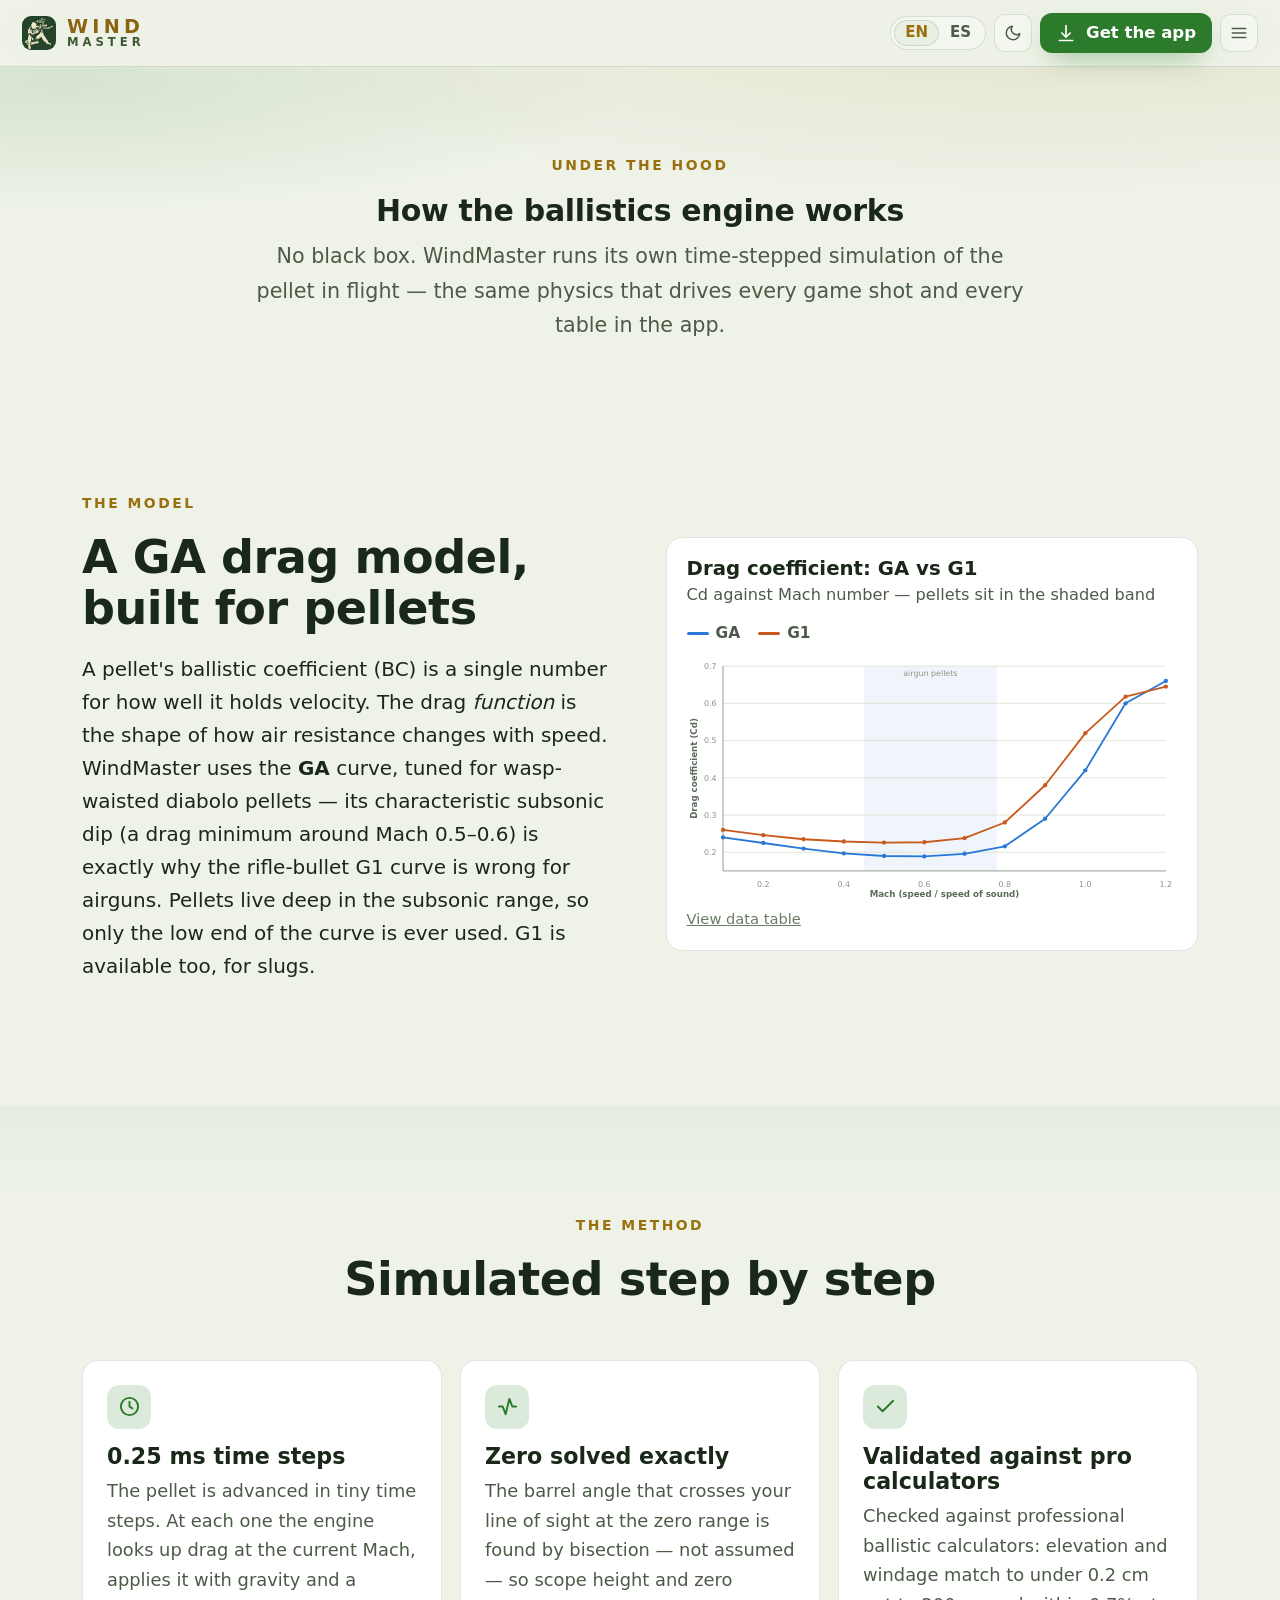
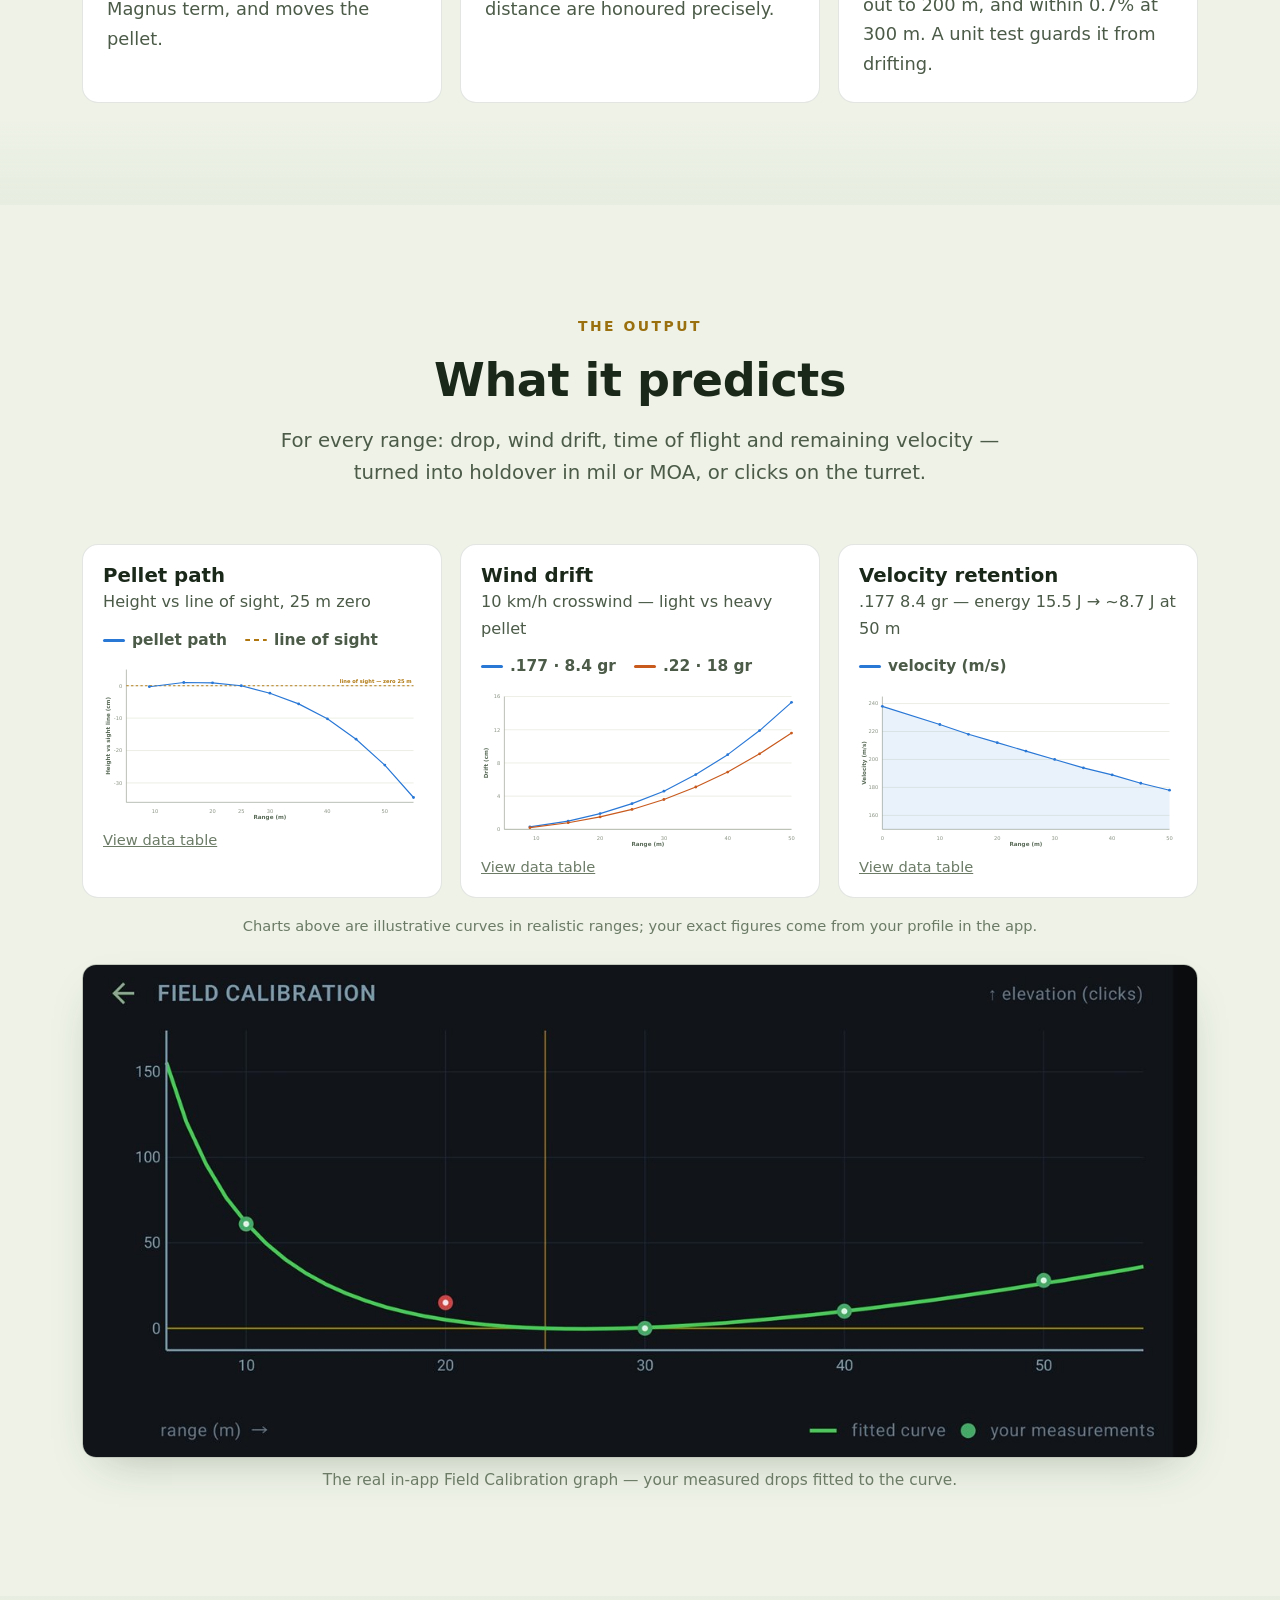
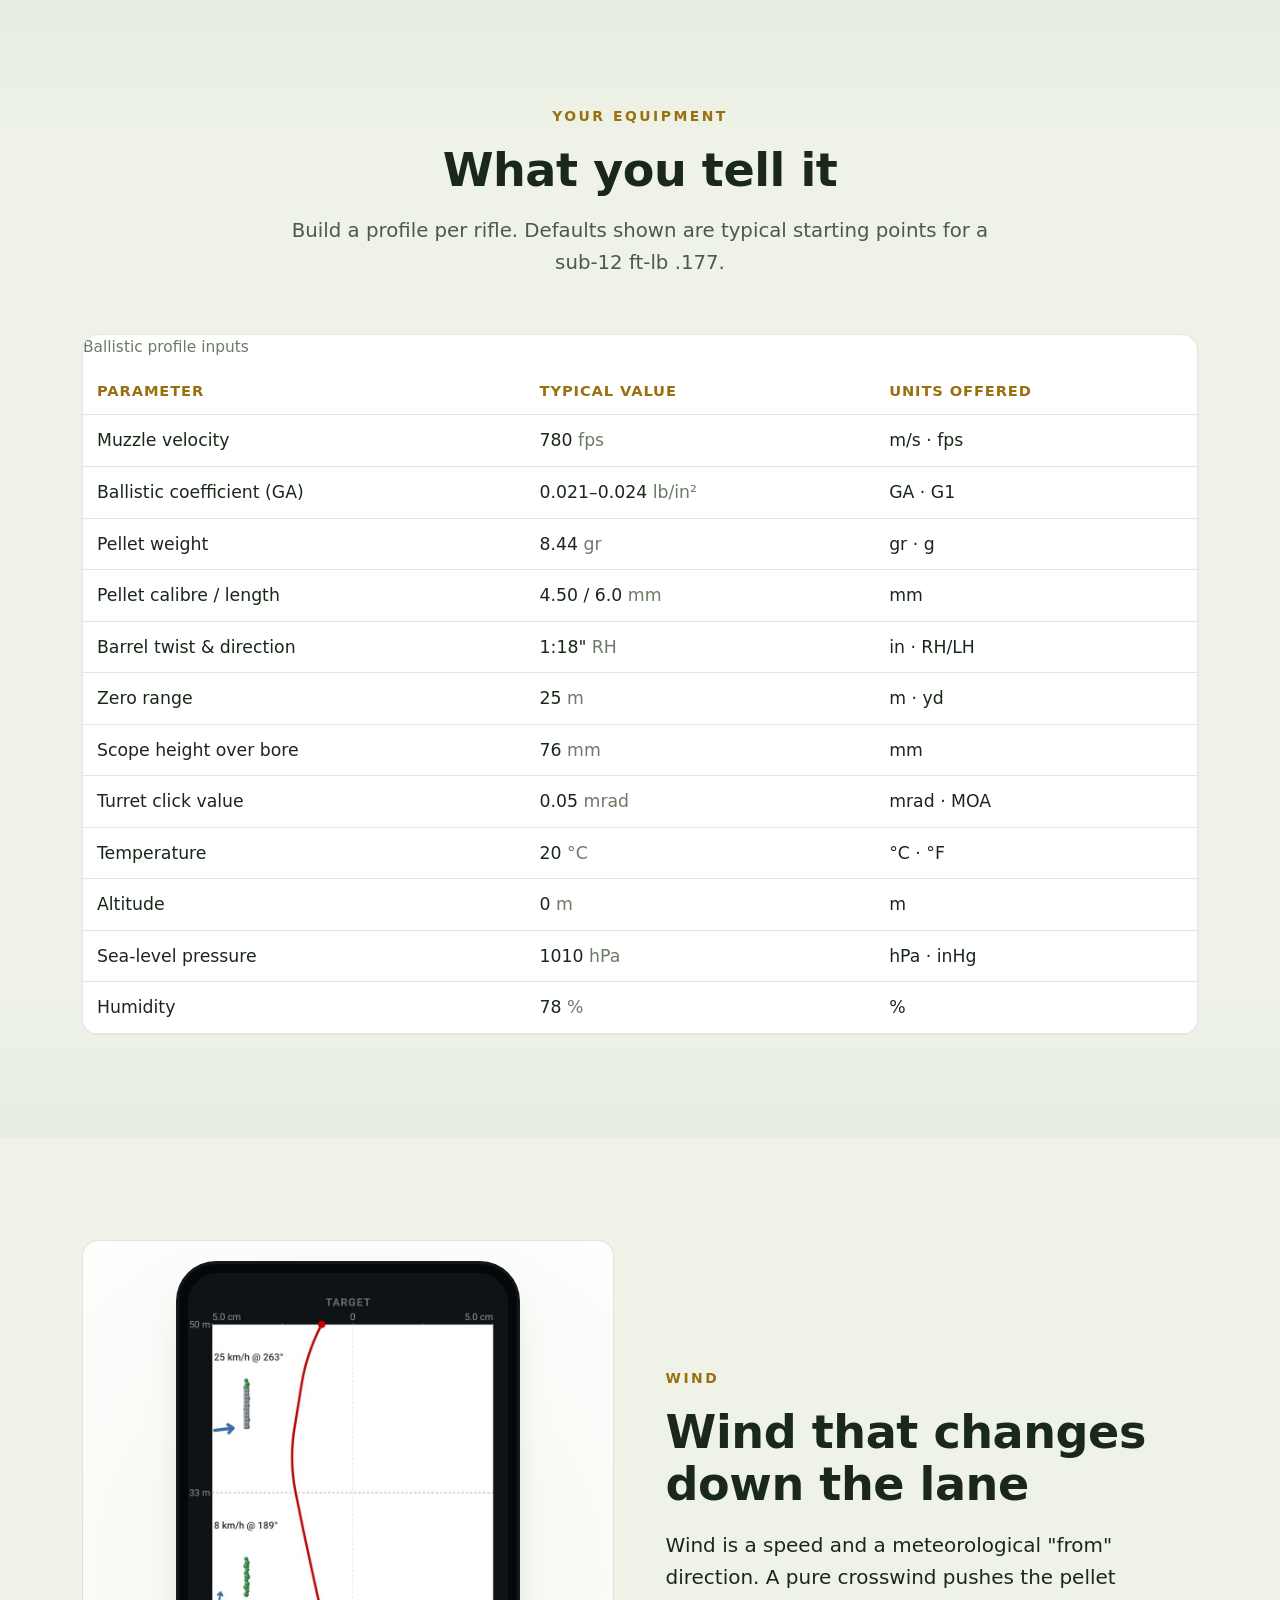
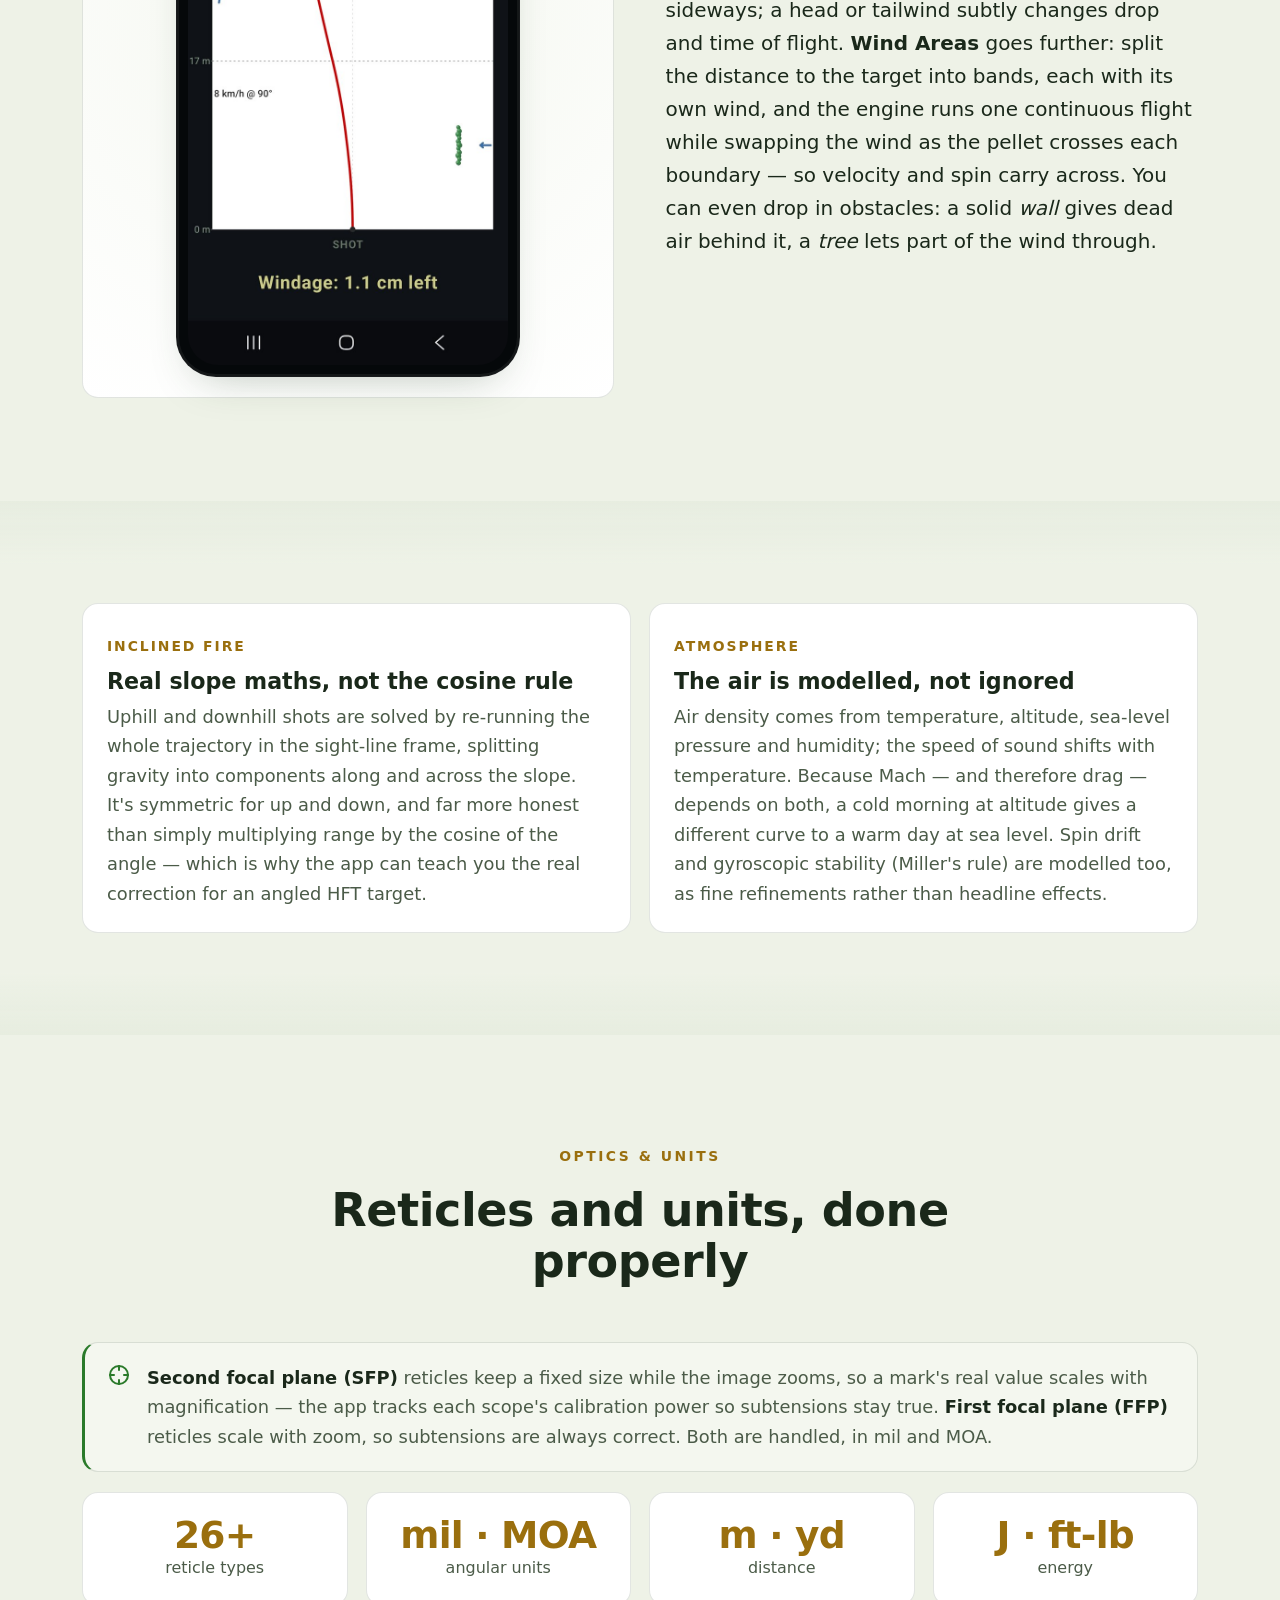
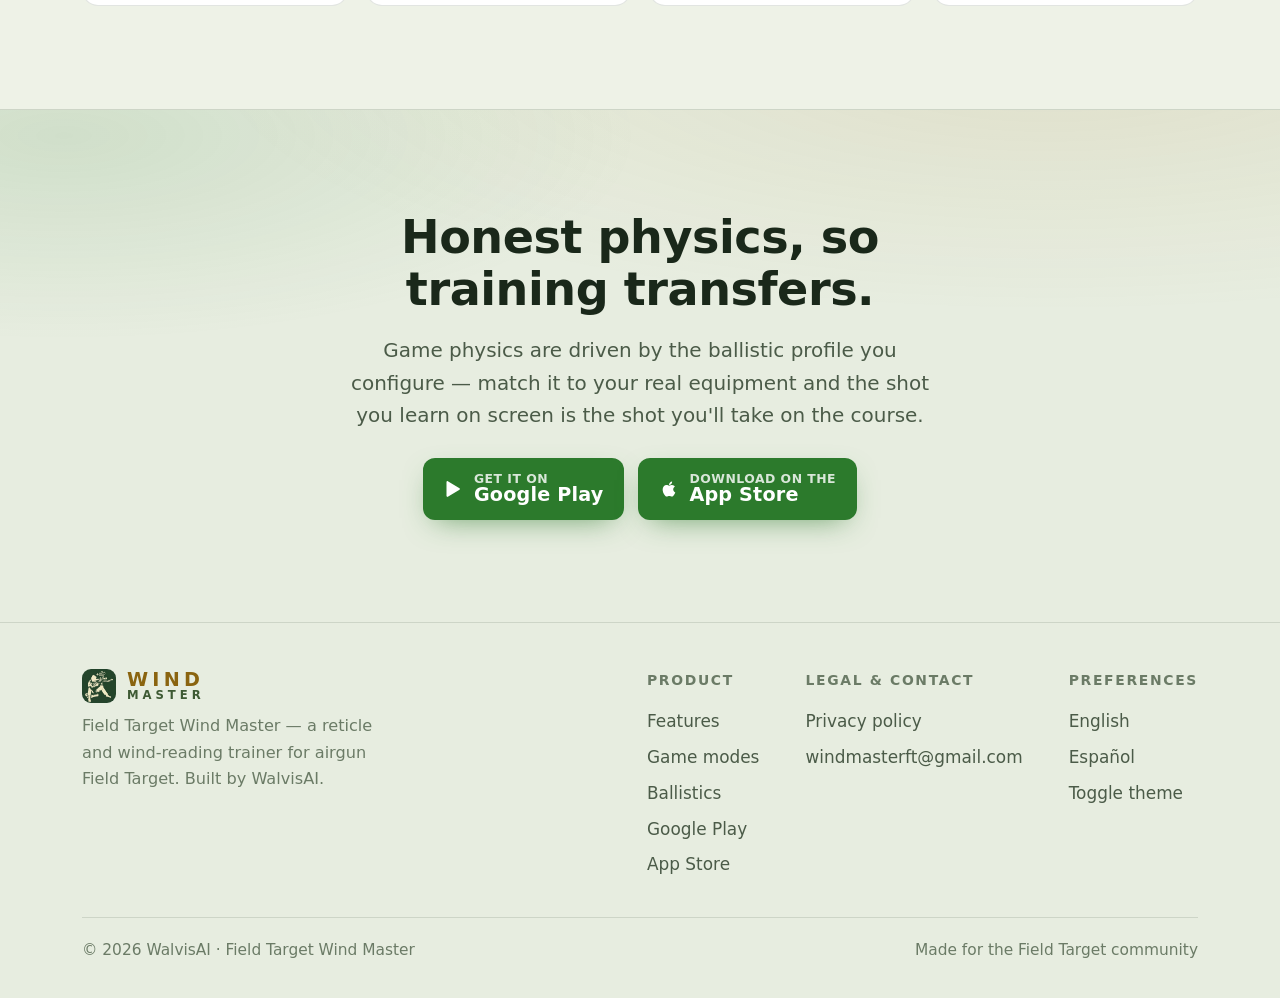
<file: ballistics.html>
<!DOCTYPE html>
<html lang="en" data-lang="en">
<head>
  <meta charset="UTF-8">
  <meta name="viewport" content="width=device-width, initial-scale=1.0">
  <title>How the ballistics work — WindMaster</title>
  <meta name="description" content="Inside WindMaster's ballistics engine: a time-stepped GA drag simulation for diabolo pellets, validated against professional ballistic calculators. Wind zones, inclined fire, real atmosphere, SFP/FFP reticles.">
  <meta name="theme-color" content="#0b100b">
  <link rel="icon" href="assets/img/favicon.svg" type="image/svg+xml">
  <link rel="apple-touch-icon" href="assets/img/logo.png">
  <meta property="og:type" content="article">
  <meta property="og:title" content="How the WindMaster ballistics engine works">
  <meta property="og:description" content="A time-stepped GA drag simulation for airgun pellets, validated against professional ballistic calculators. Wind zones, inclined fire and real atmosphere.">
  <meta property="og:image" content="assets/img/logo.png">
  <link rel="stylesheet" href="assets/css/styles.css?v=20261112c">
  <script>
    (function () {
      try {
        var t = localStorage.getItem('wm-theme');
        if (t === 'light' || t === 'dark') document.documentElement.setAttribute('data-theme', t);
        var l = localStorage.getItem('wm-lang');
        if (l !== 'en' && l !== 'es') { var n = (navigator.language || 'en').toLowerCase(); l = n.indexOf('es') === 0 ? 'es' : 'en'; }
        document.documentElement.setAttribute('data-lang', l);
        document.documentElement.setAttribute('lang', l);
      } catch (e) {}
    })();
  </script>
</head>
<body>

<header class="site-header">
  <nav class="nav" aria-label="Primary">
    <a class="brand" href="index.html" aria-label="WindMaster home">
      <img src="assets/img/logo.png" alt="WindMaster logo" width="34" height="34">
      <span class="brand-logotype"><span class="wm-wind">WIND</span><span class="wm-master">MASTER</span></span>
    </a>
    <div class="nav-links" id="nav-links">
      <a href="index.html#features" data-en="Features" data-es="Funciones">Features</a>
      <a href="index.html#modes" data-en="Modes" data-es="Modos">Modes</a>
      <a href="index.html#scopes" data-en="Scopes" data-es="Visores">Scopes</a>
      <a href="ballistics.html" data-en="How it works" data-es="Cómo funciona">How it works</a>
      <a href="index.html#contact" data-en="Contact" data-es="Contacto">Contact</a>
      <a class="nav-coffee" href="https://ko-fi.com/windmasterft" target="_blank" rel="noopener">☕ <span data-en="Buy me a coffee" data-es="Invítame a un café">Buy me a coffee</span></a>
    </div>
    <div class="nav-tools">
      <div class="toggle-group" role="group" aria-label="Language">
        <button type="button" data-set-lang="en" aria-pressed="true">EN</button>
        <button type="button" data-set-lang="es" aria-pressed="false">ES</button>
      </div>
      <button type="button" class="icon-btn" data-toggle-theme aria-label="Switch theme">
        <svg class="theme-sun" viewBox="0 0 24 24" fill="none" stroke="currentColor" stroke-width="2" stroke-linecap="round" stroke-linejoin="round"><circle cx="12" cy="12" r="4"/><path d="M12 2v2M12 20v2M4.9 4.9l1.4 1.4M17.7 17.7l1.4 1.4M2 12h2M20 12h2M4.9 19.1l1.4-1.4M17.7 6.3l1.4-1.4"/></svg>
        <svg class="theme-moon" viewBox="0 0 24 24" fill="none" stroke="currentColor" stroke-width="2" stroke-linecap="round" stroke-linejoin="round"><path d="M21 12.79A9 9 0 1 1 11.21 3 7 7 0 0 0 21 12.79z"/></svg>
      </button>
      <a class="btn btn-play btn-sm nav-cta" href="index.html#get">
        <svg viewBox="0 0 24 24" fill="none" stroke="currentColor" stroke-width="2" stroke-linecap="round" stroke-linejoin="round"><path d="M12 3v12M7 12l5 5 5-5M4 21h16"/></svg>
        <span data-en="Get the app" data-es="Descargar">Get the app</span>
      </a>
      <button type="button" class="icon-btn hamburger" data-nav-toggle aria-label="Menu" aria-expanded="false" aria-controls="nav-links">
        <svg viewBox="0 0 24 24" fill="none" stroke="currentColor" stroke-width="2" stroke-linecap="round"><line x1="3" y1="6" x2="21" y2="6"/><line x1="3" y1="12" x2="21" y2="12"/><line x1="3" y1="18" x2="21" y2="18"/></svg>
      </button>
    </div>
  </nav>
</header>

<!-- PAGE HERO -->
<section class="page-hero">
  <div class="container" style="max-width:820px;text-align:center">
    <span class="kicker" data-en="Under the hood" data-es="Por dentro">Under the hood</span>
    <h1 class="lang-en">How the ballistics engine works</h1>
    <h1 class="lang-es">Cómo funciona el motor balístico</h1>
    <p class="lang-en" style="color:var(--text-dim);font-size:1.1rem">No black box. WindMaster runs its own time-stepped simulation of the pellet in flight — the same physics that drives every game shot and every table in the app.</p>
    <p class="lang-es" style="color:var(--text-dim);font-size:1.1rem">Sin caja negra. WindMaster ejecuta su propia simulación por pasos de tiempo del balín en vuelo — la misma física que mueve cada disparo del juego y cada tabla de la app.</p>
  </div>
</section>

<!-- THE ENGINE + DRAG CHART -->
<section class="section">
  <div class="container reticle-band">
    <div>
      <span class="kicker" data-en="The model" data-es="El modelo">The model</span>
      <h2 class="lang-en">A GA drag model, built for pellets</h2>
      <h2 class="lang-es">Un modelo de resistencia GA, hecho para balines</h2>
      <p class="lang-en">A pellet's ballistic coefficient (BC) is a single number for how well it holds velocity. The drag <em>function</em> is the shape of how air resistance changes with speed. WindMaster uses the <strong>GA</strong> curve, tuned for wasp-waisted diabolo pellets — its characteristic subsonic dip (a drag minimum around Mach 0.5–0.6) is exactly why the rifle-bullet G1 curve is wrong for airguns. Pellets live deep in the subsonic range, so only the low end of the curve is ever used. G1 is available too, for slugs.</p>
      <p class="lang-es">El coeficiente balístico (BC) de un balín es un único número de cómo conserva la velocidad. La <em>función</em> de resistencia es la forma en que el rozamiento cambia con la velocidad. WindMaster usa la curva <strong>GA</strong>, ajustada a los diábolos de cintura de avispa — su característico valle subsónico (un mínimo de resistencia hacia Mach 0,5–0,6) es justo por lo que la curva G1 de bala de rifle no sirve para el aire comprimido. Los balines viven muy en subsónico, así que solo se usa la parte baja de la curva. G1 también está disponible, para slugs.</p>
    </div>
    <div class="chart-card">
      <h3 class="lang-en">Drag coefficient: GA vs G1</h3><h3 class="lang-es">Coeficiente de resistencia: GA vs G1</h3>
      <div class="chart-sub"><span class="lang-en">Cd against Mach number — pellets sit in the shaded band</span><span class="lang-es">Cd frente al número de Mach — los balines están en la banda sombreada</span></div>
      <div class="chart-legend"><span class="lg"><span class="sw" style="background:var(--series-1)"></span>GA</span><span class="lg"><span class="sw" style="background:var(--series-2)"></span>G1</span></div>
      <div class="chart-holder" data-chart="drag"></div>
    </div>
  </div>
</section>

<!-- HOW IT INTEGRATES -->
<section class="section section-alt">
  <div class="container">
    <div class="section-head">
      <span class="kicker" data-en="The method" data-es="El método">The method</span>
      <h2 class="lang-en">Simulated step by step</h2><h2 class="lang-es">Simulado paso a paso</h2>
    </div>
    <div class="grid grid-3">
      <div class="card"><div class="ic"><svg viewBox="0 0 24 24" fill="none" stroke="currentColor" stroke-width="2" stroke-linecap="round"><circle cx="12" cy="12" r="9"/><path d="M12 7v5l3 2"/></svg></div>
        <h3 class="lang-en">0.25 ms time steps</h3><h3 class="lang-es">Pasos de 0,25 ms</h3>
        <p class="lang-en">The pellet is advanced in tiny time steps. At each one the engine looks up drag at the current Mach, applies it with gravity and a Magnus term, and moves the pellet.</p>
        <p class="lang-es">El balín avanza en pasos de tiempo diminutos. En cada uno el motor consulta la resistencia al Mach actual, la aplica con la gravedad y un término Magnus, y mueve el balín.</p>
      </div>
      <div class="card"><div class="ic"><svg viewBox="0 0 24 24" fill="none" stroke="currentColor" stroke-width="2" stroke-linecap="round" stroke-linejoin="round"><path d="M3 12h4l3 8 4-16 3 8h4"/></svg></div>
        <h3 class="lang-en">Zero solved exactly</h3><h3 class="lang-es">Cero resuelto con exactitud</h3>
        <p class="lang-en">The barrel angle that crosses your line of sight at the zero range is found by bisection — not assumed — so scope height and zero distance are honoured precisely.</p>
        <p class="lang-es">El ángulo de cañón que cruza tu línea de mira a la distancia de cero se halla por bisección — no se asume — así se respetan con precisión la altura del visor y la distancia de cero.</p>
      </div>
      <div class="card"><div class="ic"><svg viewBox="0 0 24 24" fill="none" stroke="currentColor" stroke-width="2" stroke-linecap="round" stroke-linejoin="round"><path d="M20 6 9 17l-5-5"/></svg></div>
        <h3 class="lang-en">Validated against pro calculators</h3><h3 class="lang-es">Contrastado con calculadoras pro</h3>
        <p class="lang-en">Checked against professional ballistic calculators: elevation and windage match to under 0.2 cm out to 200 m, and within 0.7% at 300 m. A unit test guards it from drifting.</p>
        <p class="lang-es">Verificado contra calculadoras balísticas profesionales: elevación y deriva coinciden con menos de 0,2 cm hasta 200 m, y dentro del 0,7% a 300 m. Un test unitario evita que se desvíe.</p>
      </div>
    </div>
  </div>
</section>

<!-- WHAT IT PREDICTS (charts) -->
<section class="section">
  <div class="container">
    <div class="section-head">
      <span class="kicker" data-en="The output" data-es="El resultado">The output</span>
      <h2 class="lang-en">What it predicts</h2><h2 class="lang-es">Qué predice</h2>
      <p class="lang-en">For every range: drop, wind drift, time of flight and remaining velocity — turned into holdover in mil or MOA, or clicks on the turret.</p>
      <p class="lang-es">Para cada distancia: caída, deriva del viento, tiempo de vuelo y velocidad remanente — convertidos en holdover en mil o MOA, o clics en la torreta.</p>
    </div>
    <div class="grid grid-3">
      <div class="chart-card">
        <h3 class="lang-en">Pellet path</h3><h3 class="lang-es">Trayectoria</h3>
        <div class="chart-sub"><span class="lang-en">Height vs line of sight, 25 m zero</span><span class="lang-es">Altura vs línea de mira, cero a 25 m</span></div>
        <div class="chart-legend"><span class="lg"><span class="sw" style="background:var(--series-1)"></span><span data-en="pellet path" data-es="trayectoria">pellet path</span></span><span class="lg"><span class="sw dash"></span><span data-en="line of sight" data-es="línea de mira">line of sight</span></span></div>
        <div class="chart-holder" data-chart="trajectory"></div>
      </div>
      <div class="chart-card">
        <h3 class="lang-en">Wind drift</h3><h3 class="lang-es">Deriva del viento</h3>
        <div class="chart-sub"><span class="lang-en">10 km/h crosswind — light vs heavy pellet</span><span class="lang-es">Viento cruzado 10 km/h — balín ligero vs pesado</span></div>
        <div class="chart-legend"><span class="lg"><span class="sw" style="background:var(--series-1)"></span>.177 · 8.4 gr</span><span class="lg"><span class="sw" style="background:var(--series-2)"></span>.22 · 18 gr</span></div>
        <div class="chart-holder" data-chart="wind"></div>
      </div>
      <div class="chart-card">
        <h3 class="lang-en">Velocity retention</h3><h3 class="lang-es">Retención de velocidad</h3>
        <div class="chart-sub"><span class="lang-en">.177 8.4 gr — energy 15.5 J → ~8.7 J at 50 m</span><span class="lang-es">.177 8,4 gr — energía 15,5 J → ~8,7 J a 50 m</span></div>
        <div class="chart-legend"><span class="lg"><span class="sw" style="background:var(--series-1)"></span><span data-en="velocity (m/s)" data-es="velocidad (m/s)">velocity (m/s)</span></span></div>
        <div class="chart-holder" data-chart="velocity"></div>
      </div>
    </div>
    <p class="chart-note" style="text-align:center;margin-top:16px"><span class="lang-en">Charts above are illustrative curves in realistic ranges; your exact figures come from your profile in the app.</span><span class="lang-es">Los gráficos de arriba son curvas ilustrativas en rangos realistas; tus cifras exactas salen de tu perfil en la app.</span></p>
    <figure class="shot-wide">
      <img src="assets/img/screens/ballistic-graph.jpg" alt="WindMaster Field Calibration graph: fitted elevation curve against your measured clicks" loading="lazy">
      <figcaption><span class="lang-en">The real in-app Field Calibration graph — your measured drops fitted to the curve.</span><span class="lang-es">El gráfico real de Calibración de Campo en la app — tus caídas medidas ajustadas a la curva.</span></figcaption>
    </figure>
  </div>
</section>

<!-- INPUTS TABLE -->
<section class="section section-alt">
  <div class="container">
    <div class="section-head">
      <span class="kicker" data-en="Your equipment" data-es="Tu equipo">Your equipment</span>
      <h2 class="lang-en">What you tell it</h2><h2 class="lang-es">Qué le indicas</h2>
      <p class="lang-en">Build a profile per rifle. Defaults shown are typical starting points for a sub-12 ft-lb .177.</p>
      <p class="lang-es">Crea un perfil por rifle. Los valores por defecto son puntos de partida típicos para un .177 de menos de 12 ft-lb.</p>
    </div>
    <div class="table-scroll">
      <table class="spec-table">
        <caption data-en="Ballistic profile inputs" data-es="Entradas del perfil balístico">Ballistic profile inputs</caption>
        <thead><tr>
          <th data-en="Parameter" data-es="Parámetro">Parameter</th>
          <th data-en="Typical value" data-es="Valor típico">Typical value</th>
          <th data-en="Units offered" data-es="Unidades disponibles">Units offered</th>
        </tr></thead>
        <tbody>
          <tr><td data-en="Muzzle velocity" data-es="Velocidad inicial">Muzzle velocity</td><td class="num">780 <span class="u">fps</span></td><td class="u">m/s · fps</td></tr>
          <tr><td data-en="Ballistic coefficient (GA)" data-es="Coeficiente balístico (GA)">Ballistic coefficient (GA)</td><td class="num">0.021–0.024 <span class="u">lb/in²</span></td><td class="u">GA · G1</td></tr>
          <tr><td data-en="Pellet weight" data-es="Peso del balín">Pellet weight</td><td class="num">8.44 <span class="u">gr</span></td><td class="u">gr · g</td></tr>
          <tr><td data-en="Pellet calibre / length" data-es="Calibre / longitud">Pellet calibre / length</td><td class="num">4.50 / 6.0 <span class="u">mm</span></td><td class="u">mm</td></tr>
          <tr><td data-en="Barrel twist & direction" data-es="Paso y sentido de rayado">Barrel twist &amp; direction</td><td class="num">1:18" <span class="u">RH</span></td><td class="u">in · RH/LH</td></tr>
          <tr><td data-en="Zero range" data-es="Distancia de cero">Zero range</td><td class="num">25 <span class="u">m</span></td><td class="u">m · yd</td></tr>
          <tr><td data-en="Scope height over bore" data-es="Altura del visor sobre ánima">Scope height over bore</td><td class="num">76 <span class="u">mm</span></td><td class="u">mm</td></tr>
          <tr><td data-en="Turret click value" data-es="Valor de clic de torreta">Turret click value</td><td class="num">0.05 <span class="u">mrad</span></td><td class="u">mrad · MOA</td></tr>
          <tr><td data-en="Temperature" data-es="Temperatura">Temperature</td><td class="num">20 <span class="u">°C</span></td><td class="u">°C · °F</td></tr>
          <tr><td data-en="Altitude" data-es="Altitud">Altitude</td><td class="num">0 <span class="u">m</span></td><td class="u">m</td></tr>
          <tr><td data-en="Sea-level pressure" data-es="Presión a nivel del mar">Sea-level pressure</td><td class="num">1010 <span class="u">hPa</span></td><td class="u">hPa · inHg</td></tr>
          <tr><td data-en="Humidity" data-es="Humedad">Humidity</td><td class="num">78 <span class="u">%</span></td><td class="u">%</td></tr>
        </tbody>
      </table>
    </div>
  </div>
</section>

<!-- WIND & WIND AREAS -->
<section class="section">
  <div class="container reticle-band">
    <div class="reticle-visual"><div class="phone shot"><div class="phone-screen"><img src="assets/img/screens/wind-areas.jpg" alt="WindMaster Wind Areas: per-band wind across the distance to the target" loading="lazy"></div></div></div>
    <div>
      <span class="kicker" data-en="Wind" data-es="Viento">Wind</span>
      <h2 class="lang-en">Wind that changes down the lane</h2>
      <h2 class="lang-es">Viento que cambia a lo largo del carril</h2>
      <p class="lang-en">Wind is a speed and a meteorological "from" direction. A pure crosswind pushes the pellet sideways; a head or tailwind subtly changes drop and time of flight. <strong>Wind Areas</strong> goes further: split the distance to the target into bands, each with its own wind, and the engine runs one continuous flight while swapping the wind as the pellet crosses each boundary — so velocity and spin carry across. You can even drop in obstacles: a solid <em>wall</em> gives dead air behind it, a <em>tree</em> lets part of the wind through.</p>
      <p class="lang-es">El viento es una velocidad y una dirección meteorológica de "procedencia". Un viento cruzado puro empuja el balín de lado; un viento de frente o de cola cambia sutilmente la caída y el tiempo de vuelo. <strong>Áreas de viento</strong> va más allá: divide la distancia al blanco en tramos, cada uno con su viento, y el motor ejecuta un único vuelo continuo cambiando el viento cuando el balín cruza cada frontera — así la velocidad y el giro se conservan. Incluso puedes añadir obstáculos: un <em>muro</em> sólido deja aire muerto detrás, un <em>árbol</em> deja pasar parte del viento.</p>
    </div>
  </div>
</section>

<!-- INCLINED + ATMOSPHERE -->
<section class="section section-alt">
  <div class="container">
    <div class="grid grid-2">
      <div class="card">
        <span class="mode-badge" data-en="Inclined fire" data-es="Tiro inclinado">Inclined fire</span>
        <h3 class="lang-en">Real slope maths, not the cosine rule</h3>
        <h3 class="lang-es">Matemática real de pendiente, no la regla del coseno</h3>
        <p class="lang-en">Uphill and downhill shots are solved by re-running the whole trajectory in the sight-line frame, splitting gravity into components along and across the slope. It's symmetric for up and down, and far more honest than simply multiplying range by the cosine of the angle — which is why the app can teach you the real correction for an angled HFT target.</p>
        <p class="lang-es">Los tiros cuesta arriba y cuesta abajo se resuelven volviendo a calcular toda la trayectoria en el marco de la línea de mira, descomponiendo la gravedad en componentes a lo largo y a través de la pendiente. Es simétrico arriba y abajo, y mucho más honesto que multiplicar la distancia por el coseno del ángulo — por eso la app te enseña la corrección real para un blanco HFT inclinado.</p>
      </div>
      <div class="card">
        <span class="mode-badge" data-en="Atmosphere" data-es="Atmósfera">Atmosphere</span>
        <h3 class="lang-en">The air is modelled, not ignored</h3>
        <h3 class="lang-es">El aire se modela, no se ignora</h3>
        <p class="lang-en">Air density comes from temperature, altitude, sea-level pressure and humidity; the speed of sound shifts with temperature. Because Mach — and therefore drag — depends on both, a cold morning at altitude gives a different curve to a warm day at sea level. Spin drift and gyroscopic stability (Miller's rule) are modelled too, as fine refinements rather than headline effects.</p>
        <p class="lang-es">La densidad del aire sale de la temperatura, la altitud, la presión a nivel del mar y la humedad; la velocidad del sonido cambia con la temperatura. Como el Mach — y por tanto la resistencia — depende de ambos, una mañana fría en altura da una curva distinta a un día cálido a nivel del mar. La deriva por giro y la estabilidad giroscópica (regla de Miller) también se modelan, como refinamientos finos más que como efectos protagonistas.</p>
      </div>
    </div>
  </div>
</section>

<!-- RETICLES & UNITS -->
<section class="section">
  <div class="container">
    <div class="section-head">
      <span class="kicker" data-en="Optics & units" data-es="Ópticas y unidades">Optics &amp; units</span>
      <h2 class="lang-en">Reticles and units, done properly</h2>
      <h2 class="lang-es">Retículas y unidades, bien hechas</h2>
    </div>
    <div class="callout" style="margin-bottom:20px">
      <svg viewBox="0 0 24 24" fill="none" stroke="currentColor" stroke-width="2" stroke-linecap="round" stroke-linejoin="round"><circle cx="12" cy="12" r="9"/><line x1="12" y1="3" x2="12" y2="7"/><line x1="12" y1="17" x2="12" y2="21"/><line x1="3" y1="12" x2="7" y2="12"/><line x1="17" y1="12" x2="21" y2="12"/></svg>
      <p><span class="lang-en"><strong>Second focal plane (SFP)</strong> reticles keep a fixed size while the image zooms, so a mark's real value scales with magnification — the app tracks each scope's calibration power so subtensions stay true. <strong>First focal plane (FFP)</strong> reticles scale with zoom, so subtensions are always correct. Both are handled, in mil and MOA.</span><span class="lang-es"><strong>Las retículas de segundo plano focal (SFP)</strong> mantienen un tamaño fijo mientras la imagen hace zoom, así que el valor real de una marca escala con el aumento — la app sigue la potencia de calibración de cada visor para que las subtensiones sigan siendo ciertas. <strong>Las de primer plano focal (FFP)</strong> escalan con el zoom, así que las subtensiones siempre son correctas. Ambas se tratan, en mil y MOA.</span></p>
    </div>
    <div class="grid grid-4">
      <div class="card" style="text-align:center"><div class="scope-count" style="justify-content:center;margin:0"><div><div class="n">26+</div><div class="l" data-en="reticle types" data-es="tipos de retícula">reticle types</div></div></div></div>
      <div class="card" style="text-align:center"><div class="scope-count" style="justify-content:center;margin:0"><div><div class="n">mil · MOA</div><div class="l" data-en="angular units" data-es="unidades angulares">angular units</div></div></div></div>
      <div class="card" style="text-align:center"><div class="scope-count" style="justify-content:center;margin:0"><div><div class="n">m · yd</div><div class="l" data-en="distance" data-es="distancia">distance</div></div></div></div>
      <div class="card" style="text-align:center"><div class="scope-count" style="justify-content:center;margin:0"><div><div class="n">J · ft-lb</div><div class="l" data-en="energy" data-es="energía">energy</div></div></div></div>
    </div>
  </div>
</section>

<!-- HONESTY CALLOUT + CTA -->
<section class="section cta-band">
  <div class="container">
    <h2 class="lang-en">Honest physics, so training transfers.</h2>
    <h2 class="lang-es">Física honesta, para que el entrenamiento se transfiera.</h2>
    <p class="lang-en">Game physics are driven by the ballistic profile you configure — match it to your real equipment and the shot you learn on screen is the shot you'll take on the course.</p>
    <p class="lang-es">La física del juego se basa en el perfil balístico que configuras — hazlo coincidir con tu equipo real y el disparo que aprendes en pantalla es el que harás en el recorrido.</p>
    <div class="store-row">
      <a class="btn btn-play" href="https://play.google.com/store/apps/details?id=com.walvisai.fieldtargetwindmaster" target="_blank" rel="noopener">
        <svg viewBox="0 0 24 24" fill="currentColor"><path d="M3 3.5v17c0 .8.9 1.3 1.6.9l14-8.5c.6-.4.6-1.3 0-1.7l-14-8.5C3.9 2.2 3 2.7 3 3.5z"/></svg>
        <span class="bp-text"><span class="bp-sub" data-en="Get it on" data-es="Disponible en">Get it on</span><span class="bp-main">Google Play</span></span>
      </a>
      <a class="btn btn-apple" href="https://apps.apple.com/us/app/windmaster-airgun-ballistics/id6805077876" target="_blank" rel="noopener">
        <svg viewBox="0 0 24 24" fill="currentColor"><path d="M17.05 20.28c-.98.95-2.05.8-3.08.35-1.09-.46-2.09-.48-3.24 0-1.44.62-2.2.44-3.06-.35C2.79 15.25 3.51 7.59 9.05 7.31c1.35.07 2.29.74 3.08.8 1.18-.24 2.31-.93 3.57-.84 1.51.12 2.65.72 3.4 1.8-3.12 1.87-2.38 5.98.48 7.13-.57 1.5-1.31 2.99-2.54 4.09zM12.03 7.25c-.15-2.23 1.66-4.07 3.74-4.25.29 2.58-2.34 4.5-3.74 4.25z"/></svg>
        <span class="bp-text"><span class="bp-sub" data-en="Download on the" data-es="Consíguelo en la">Download on the</span><span class="bp-main">App Store</span></span>
      </a>
    </div>
  </div>
</section>

<footer class="site-footer">
  <div class="container">
    <div class="footer-grid">
      <div class="footer-brand">
        <a class="brand" href="index.html"><img src="assets/img/logo.png" alt="" width="34" height="34"><span class="brand-logotype"><span class="wm-wind">WIND</span><span class="wm-master">MASTER</span></span></a>
        <p class="lang-en">Field Target Wind Master — a reticle and wind-reading trainer for airgun Field Target. Built by WalvisAI.</p>
        <p class="lang-es">Field Target Wind Master — un entrenador de retícula y lectura de viento para Field Target de aire comprimido. Creado por WalvisAI.</p>
      </div>
      <div class="footer-links">
        <div class="footer-col">
          <h4 data-en="Product" data-es="Producto">Product</h4>
          <a href="index.html#features" data-en="Features" data-es="Funciones">Features</a>
          <a href="index.html#modes" data-en="Game modes" data-es="Modos de juego">Game modes</a>
          <a href="ballistics.html" data-en="Ballistics" data-es="Balística">Ballistics</a>
          <a href="https://play.google.com/store/apps/details?id=com.walvisai.fieldtargetwindmaster" target="_blank" rel="noopener">Google Play</a>
          <a href="https://apps.apple.com/us/app/windmaster-airgun-ballistics/id6805077876" target="_blank" rel="noopener">App Store</a>
        </div>
        <div class="footer-col">
          <h4 data-en="Legal & contact" data-es="Legal y contacto">Legal &amp; contact</h4>
          <a href="privacy.html" data-en="Privacy policy" data-es="Política de privacidad">Privacy policy</a>
          <a href="mailto:windmasterft@gmail.com">windmasterft@gmail.com</a>
        </div>
        <div class="footer-col">
          <h4 data-en="Preferences" data-es="Preferencias">Preferences</h4>
          <span data-set-lang="en" role="button" tabindex="0">English</span>
          <span data-set-lang="es" role="button" tabindex="0">Español</span>
          <span data-toggle-theme role="button" tabindex="0" data-en="Toggle theme" data-es="Cambiar tema">Toggle theme</span>
        </div>
      </div>
    </div>
    <div class="footer-bottom">
      <span>© <span data-year>2026</span> WalvisAI · Field Target Wind Master</span>
      <span data-en="Made for the Field Target community" data-es="Hecho para la comunidad del Field Target">Made for the Field Target community</span>
    </div>
  </div>
</footer>

<script src="assets/js/main.js?v=20260828d" defer></script>
<script src="assets/js/charts.js?v=20260810c" defer></script>
</body>
</html>
</file>
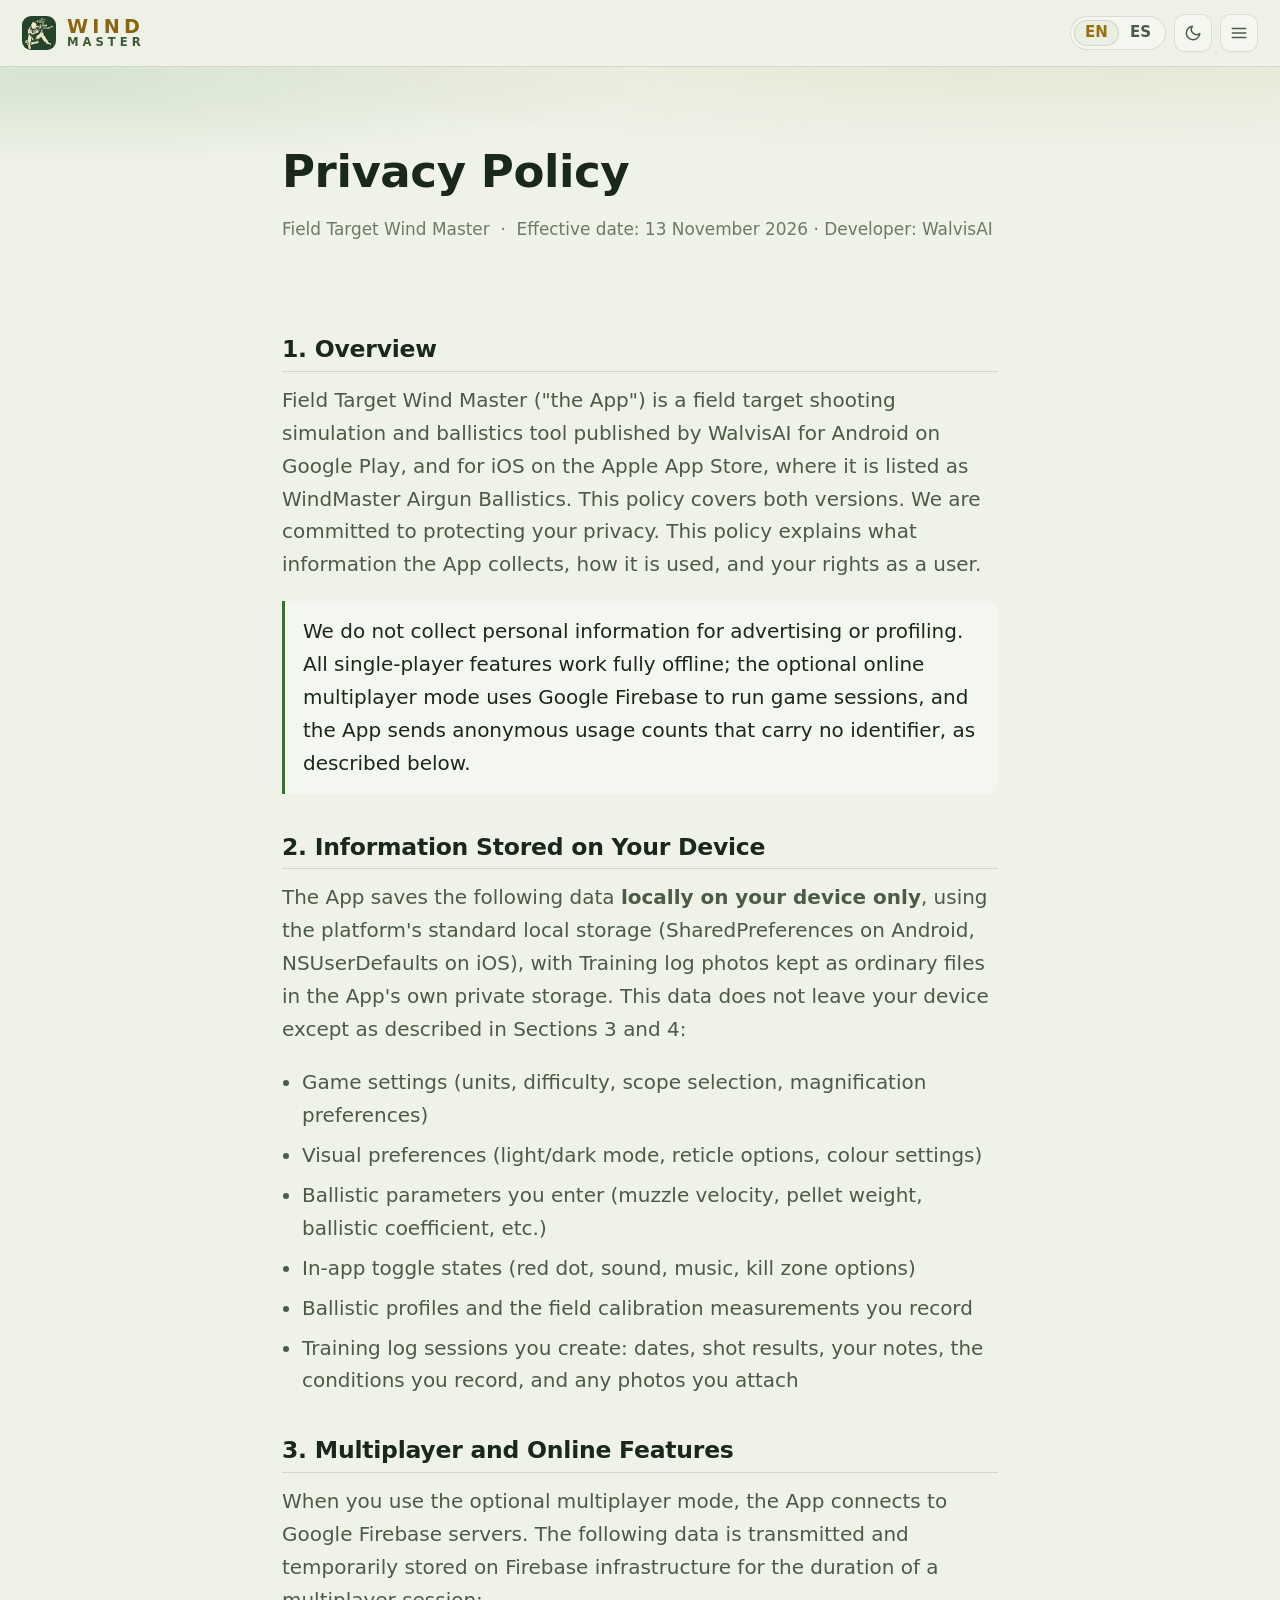
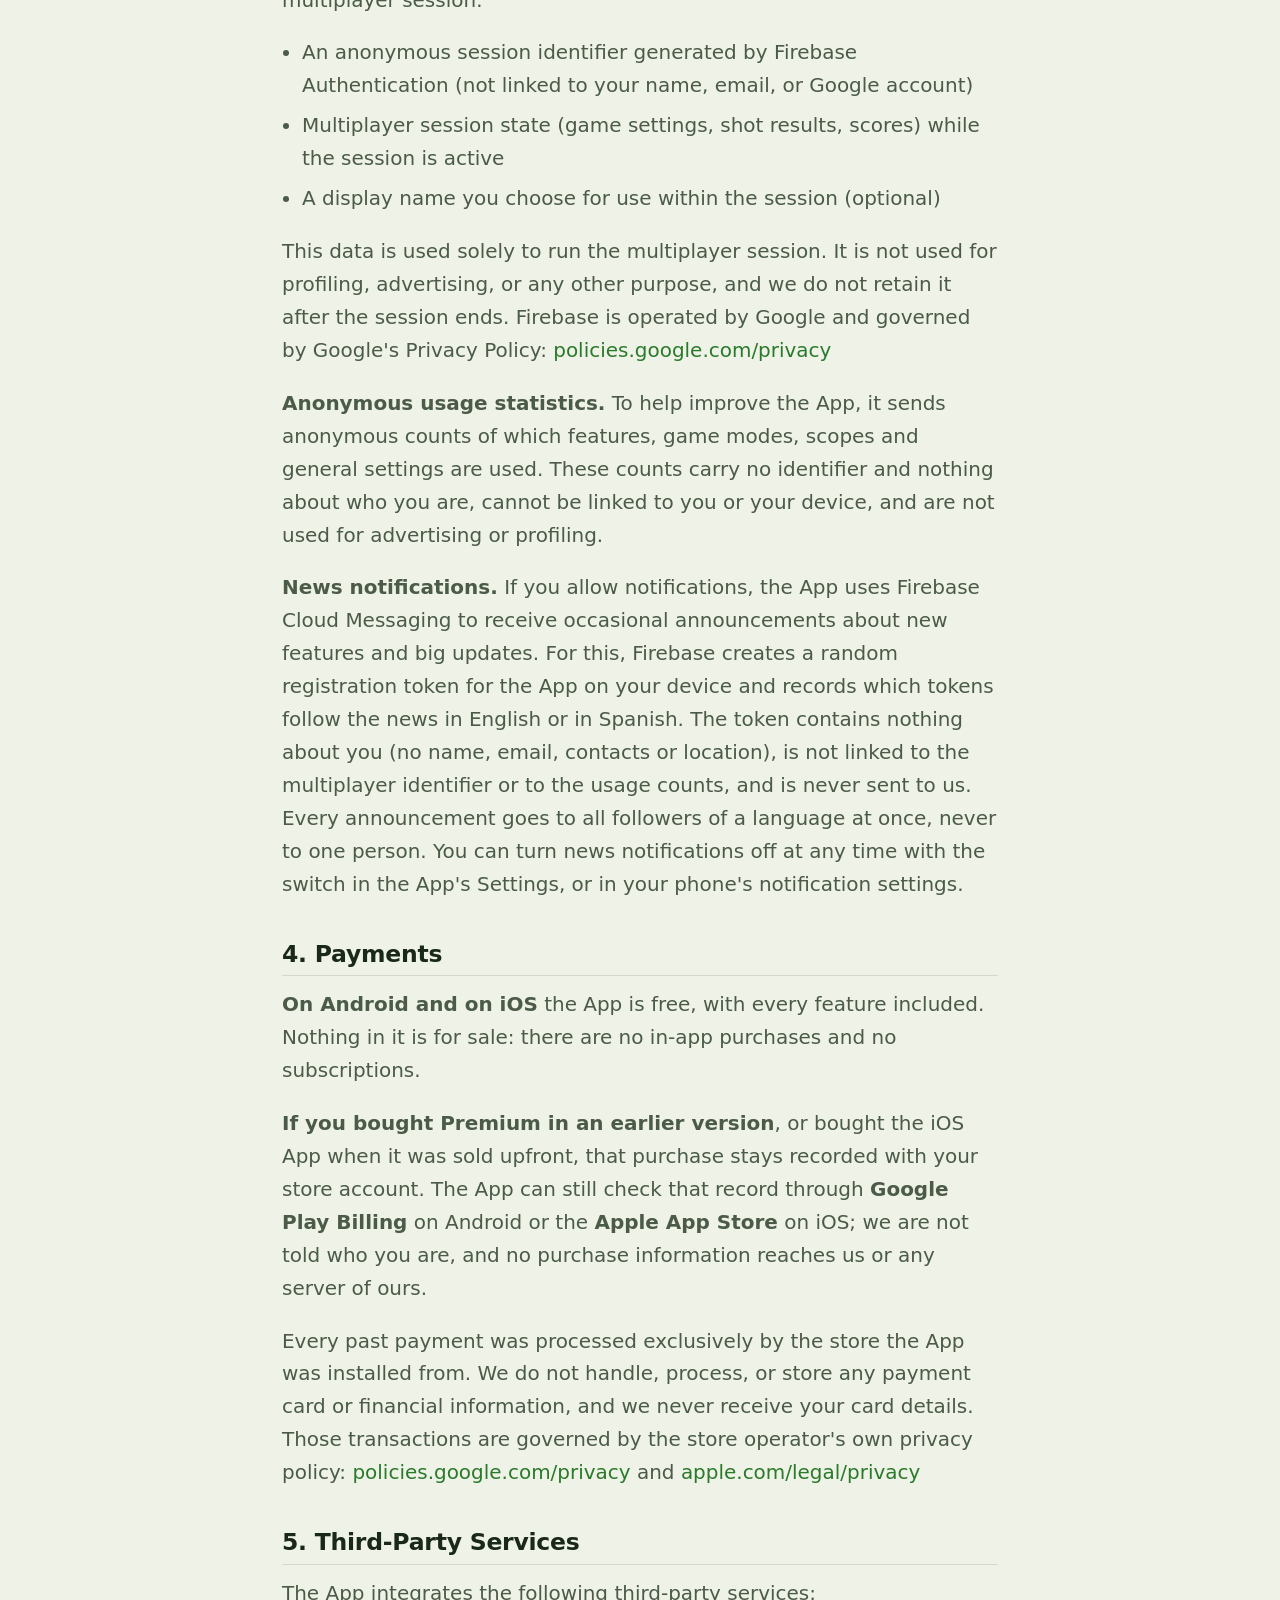
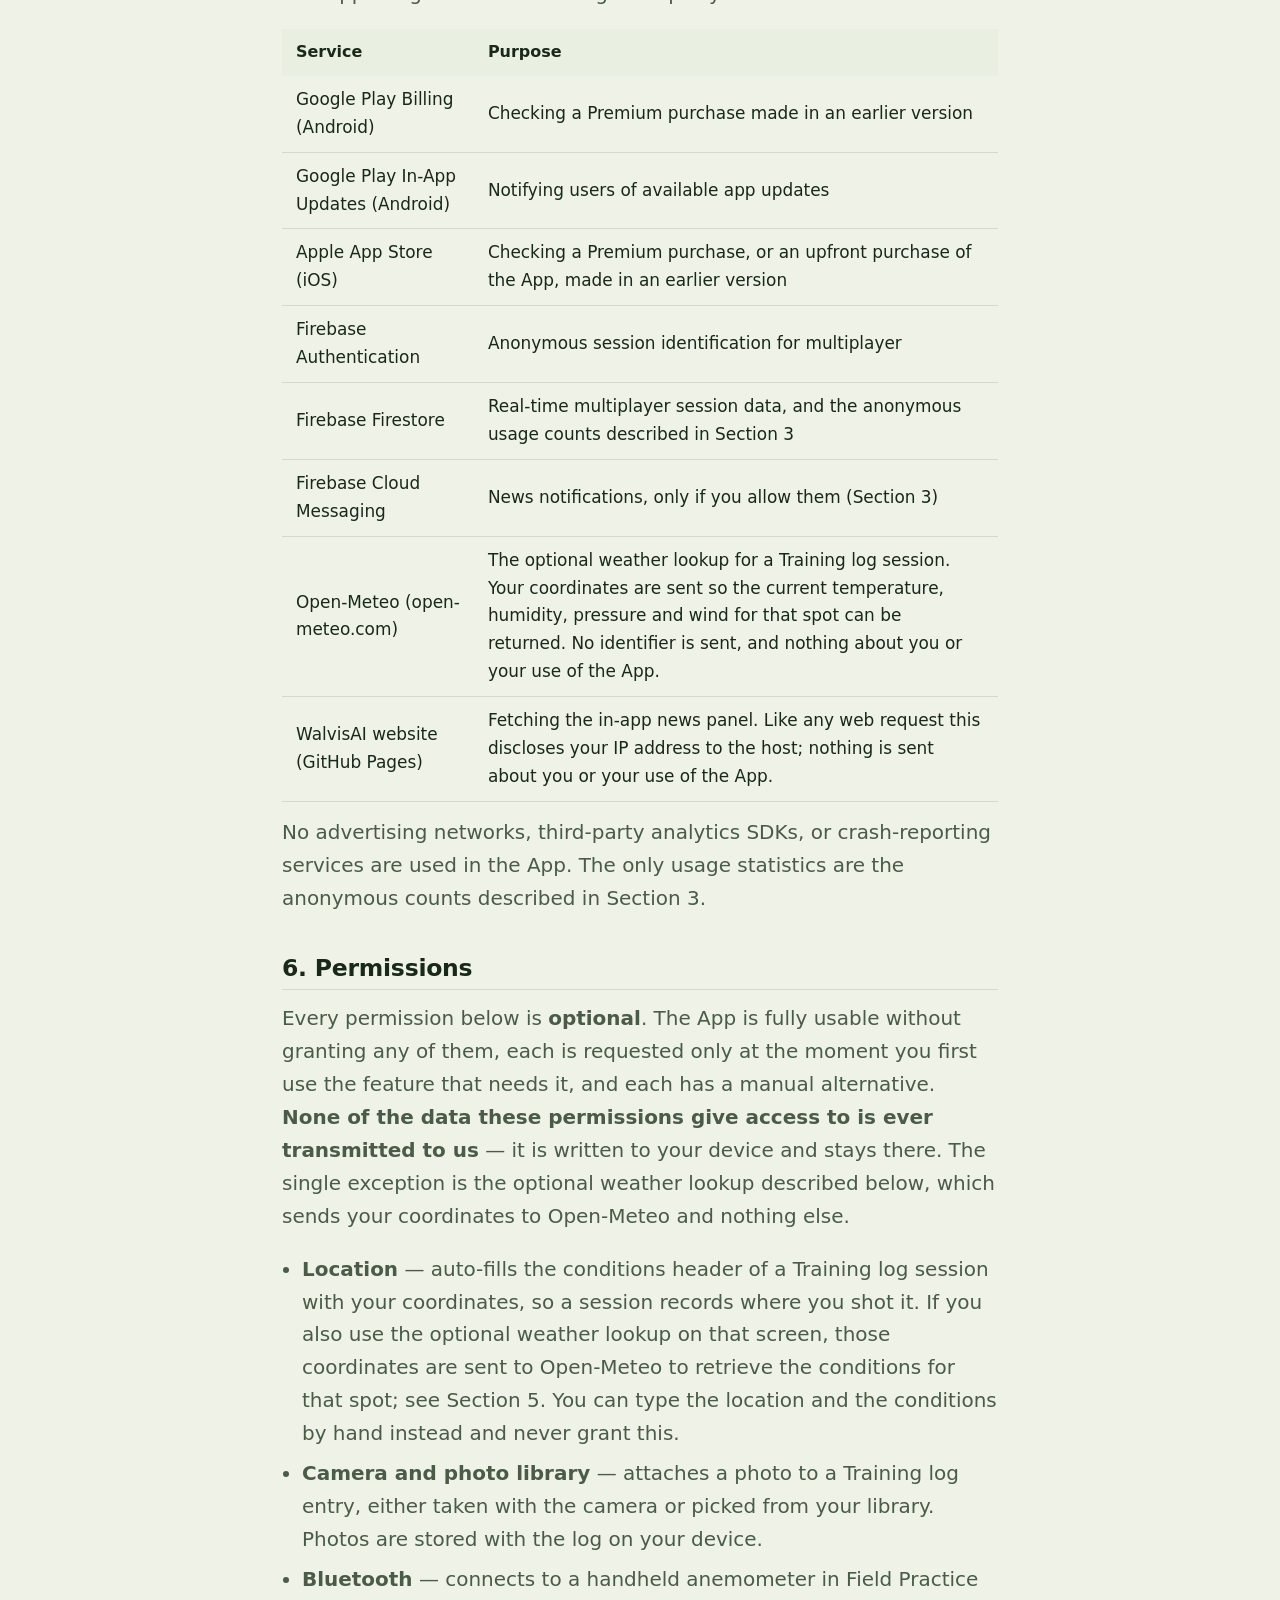
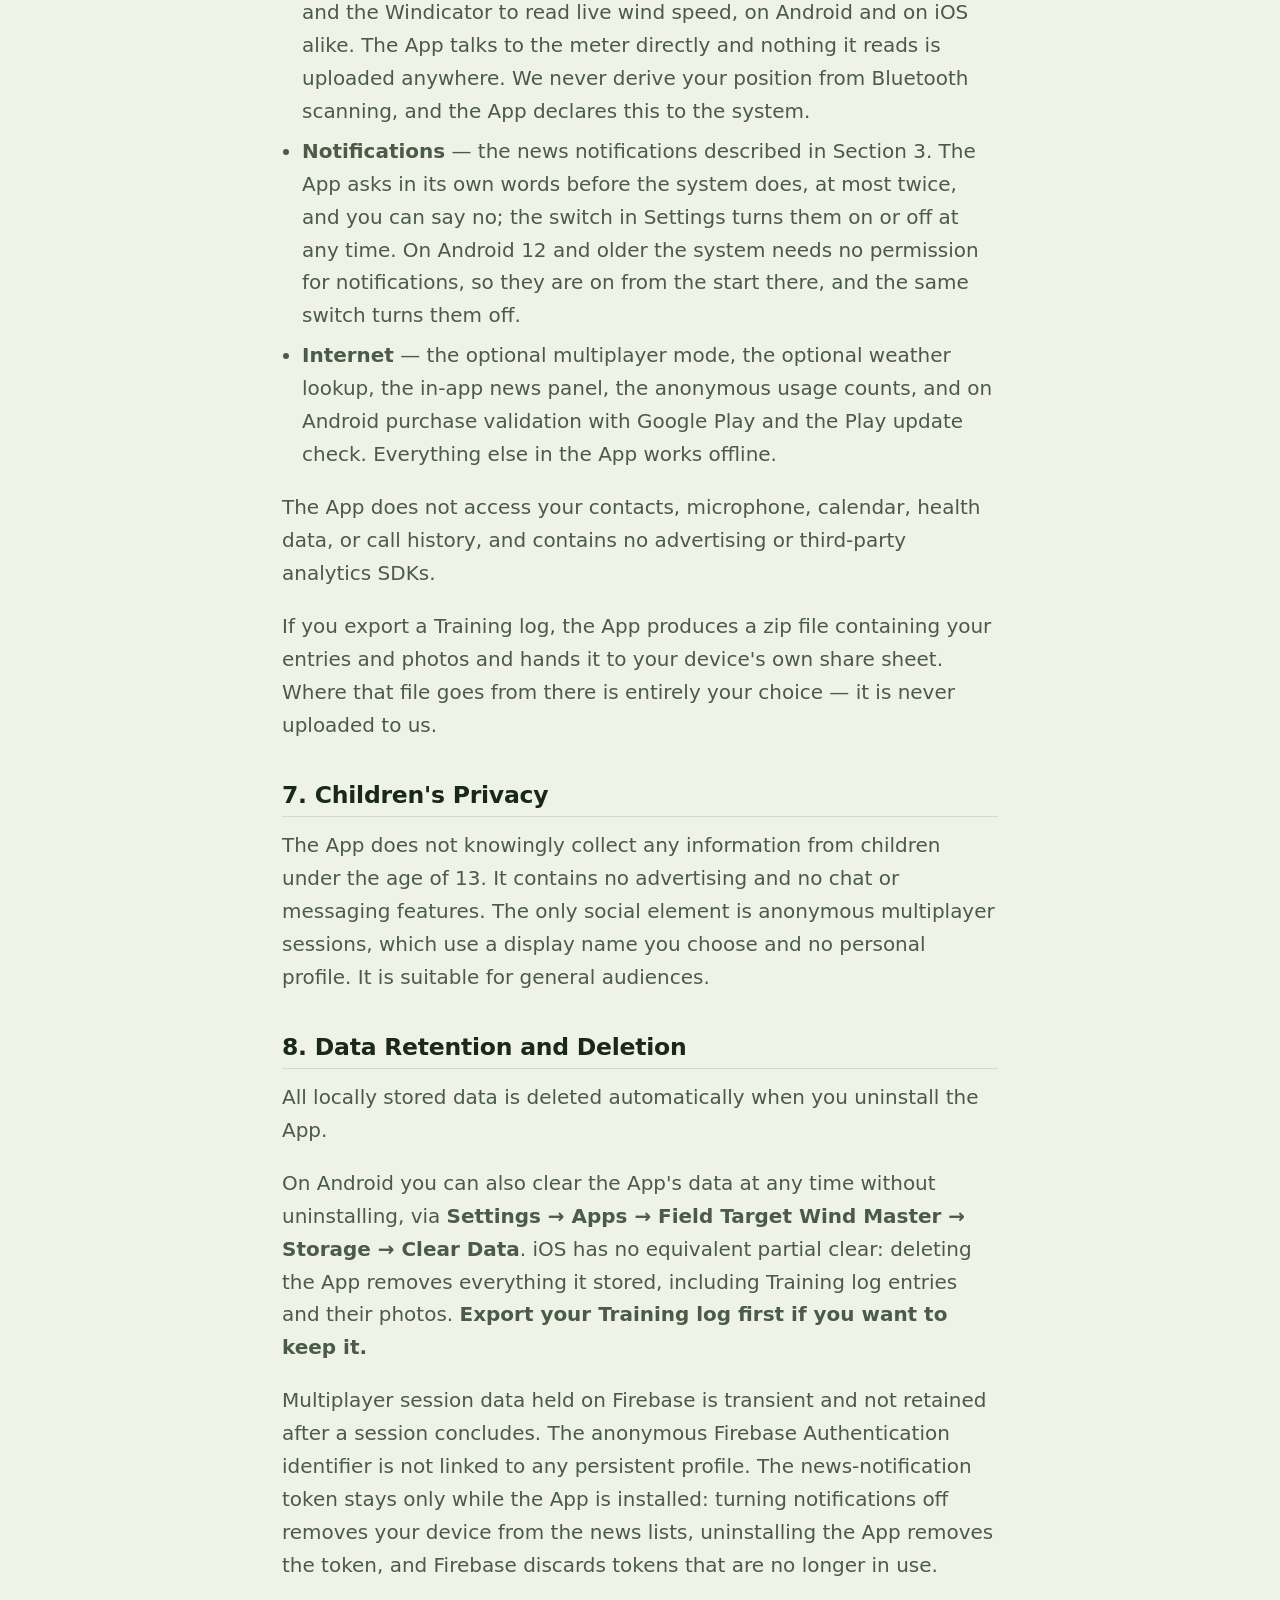
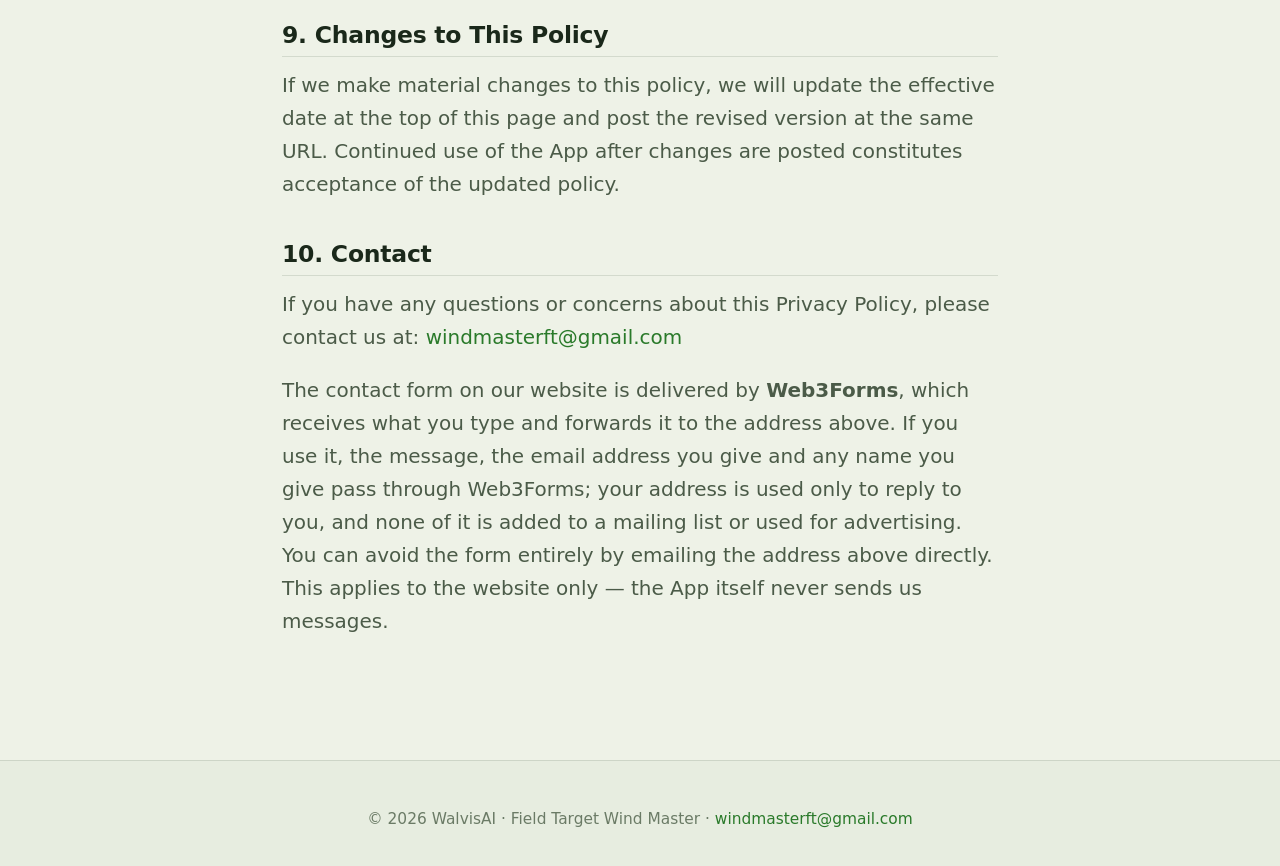
<file: privacy.html>
<!DOCTYPE html>
<html lang="en" data-lang="en">
<head>
  <meta charset="UTF-8">
  <meta name="viewport" content="width=device-width, initial-scale=1.0">
  <title>Privacy Policy — Field Target Wind Master</title>
  <meta name="description" content="Privacy policy for Field Target Wind Master (WindMaster), Android and iOS. Offline-first, no ads, no tracking, anonymous usage counts only; optional multiplayer via Firebase; payments via Google Play Billing and the App Store.">
  <meta name="theme-color" content="#0b100b">
  <meta name="robots" content="index,follow">
  <link rel="icon" href="assets/img/favicon.svg" type="image/svg+xml">
  <link rel="stylesheet" href="assets/css/styles.css?v=20261112c">
  <script>
    (function () {
      try {
        var t = localStorage.getItem('wm-theme');
        if (t === 'light' || t === 'dark') document.documentElement.setAttribute('data-theme', t);
        var l = localStorage.getItem('wm-lang');
        if (l !== 'en' && l !== 'es') { var n = (navigator.language || 'en').toLowerCase(); l = n.indexOf('es') === 0 ? 'es' : 'en'; }
        document.documentElement.setAttribute('data-lang', l);
        document.documentElement.setAttribute('lang', l);
      } catch (e) {}
    })();
  </script>
</head>
<body>

<header class="site-header">
  <nav class="nav" aria-label="Primary">
    <a class="brand" href="index.html" aria-label="WindMaster home">
      <img src="assets/img/logo.png" alt="WindMaster logo" width="34" height="34">
      <span class="brand-logotype"><span class="wm-wind">WIND</span><span class="wm-master">MASTER</span></span>
    </a>
    <div class="nav-links" id="nav-links">
      <a href="index.html" data-en="Home" data-es="Inicio">Home</a>
      <a href="index.html#features" data-en="Features" data-es="Funciones">Features</a>
      <a href="ballistics.html" data-en="How it works" data-es="Cómo funciona">How it works</a>
      <a href="index.html#contact" data-en="Contact" data-es="Contacto">Contact</a>
      <a class="nav-coffee" href="https://ko-fi.com/windmasterft" target="_blank" rel="noopener">☕ <span data-en="Buy me a coffee" data-es="Invítame a un café">Buy me a coffee</span></a>
    </div>
    <div class="nav-tools">
      <div class="toggle-group" role="group" aria-label="Language">
        <button type="button" data-set-lang="en" aria-pressed="true">EN</button>
        <button type="button" data-set-lang="es" aria-pressed="false">ES</button>
      </div>
      <button type="button" class="icon-btn" data-toggle-theme aria-label="Switch theme">
        <svg class="theme-sun" viewBox="0 0 24 24" fill="none" stroke="currentColor" stroke-width="2" stroke-linecap="round" stroke-linejoin="round"><circle cx="12" cy="12" r="4"/><path d="M12 2v2M12 20v2M4.9 4.9l1.4 1.4M17.7 17.7l1.4 1.4M2 12h2M20 12h2M4.9 19.1l1.4-1.4M17.7 6.3l1.4-1.4"/></svg>
        <svg class="theme-moon" viewBox="0 0 24 24" fill="none" stroke="currentColor" stroke-width="2" stroke-linecap="round" stroke-linejoin="round"><path d="M21 12.79A9 9 0 1 1 11.21 3 7 7 0 0 0 21 12.79z"/></svg>
      </button>
      <button type="button" class="icon-btn hamburger" data-nav-toggle aria-label="Menu" aria-expanded="false" aria-controls="nav-links">
        <svg viewBox="0 0 24 24" fill="none" stroke="currentColor" stroke-width="2" stroke-linecap="round"><line x1="3" y1="6" x2="21" y2="6"/><line x1="3" y1="12" x2="21" y2="12"/><line x1="3" y1="18" x2="21" y2="18"/></svg>
      </button>
    </div>
  </nav>
</header>

<section class="page-hero">
  <div class="container prose">
    <h1 class="lang-en">Privacy Policy</h1>
    <h1 class="lang-es">Política de Privacidad</h1>
    <p style="color:var(--text-mute);font-size:.9rem">Field Target Wind Master &nbsp;·&nbsp;
      <span class="lang-en">Effective date: 13 November 2026 · Developer: WalvisAI</span>
      <span class="lang-es">Fecha de entrada en vigor: 13 de noviembre de 2026 · Desarrollador: WalvisAI</span>
    </p>
    <p class="lang-es" style="color:var(--text-mute);font-size:.82rem"><em>La versión en inglés es la versión oficial; esta traducción se ofrece por cortesía.</em></p>
  </div>
</section>

<section class="section" style="padding-top:16px">
  <div class="container prose">

    <h2 class="lang-en">1. Overview</h2><h2 class="lang-es">1. Resumen</h2>
    <p class="lang-en">Field Target Wind Master ("the App") is a field target shooting simulation and ballistics tool published by WalvisAI for Android on Google Play, and for iOS on the Apple App Store, where it is listed as WindMaster Airgun Ballistics. This policy covers both versions. We are committed to protecting your privacy. This policy explains what information the App collects, how it is used, and your rights as a user.</p>
    <p class="lang-es">Field Target Wind Master ("la App") es un simulador de tiro de field target y herramienta balística publicado por WalvisAI para Android en Google Play, y para iOS en la App Store de Apple, donde figura como WindMaster Airgun Ballistics. Esta política cubre ambas versiones. Nos comprometemos a proteger tu privacidad. Esta política explica qué información recopila la App, cómo se usa y tus derechos como usuario.</p>
    <div class="hl-box">
      <span class="lang-en">We do not collect personal information for advertising or profiling. All single-player features work fully offline; the optional online multiplayer mode uses Google Firebase to run game sessions, and the App sends anonymous usage counts that carry no identifier, as described below.</span>
      <span class="lang-es">No recopilamos información personal para publicidad ni elaboración de perfiles. Todas las funciones de un jugador funcionan totalmente sin conexión; el modo multijugador online opcional usa Google Firebase para gestionar las partidas, y la App envía recuentos de uso anónimos sin ningún identificador, como se describe abajo.</span>
    </div>

    <h2 class="lang-en">2. Information Stored on Your Device</h2><h2 class="lang-es">2. Información almacenada en tu dispositivo</h2>
    <p class="lang-en">The App saves the following data <strong>locally on your device only</strong>, using the platform's standard local storage (SharedPreferences on Android, NSUserDefaults on iOS), with Training log photos kept as ordinary files in the App's own private storage. This data does not leave your device except as described in Sections 3 and 4:</p>
    <p class="lang-es">La App guarda los siguientes datos <strong>solo localmente en tu dispositivo</strong>, mediante el almacenamiento local estándar de la plataforma (SharedPreferences en Android, NSUserDefaults en iOS), con las fotos del cuaderno de entrenamiento guardadas como archivos normales en el almacenamiento privado de la App. Estos datos no salen de tu dispositivo salvo lo descrito en las Secciones 3 y 4:</p>
    <ul class="lang-en">
      <li>Game settings (units, difficulty, scope selection, magnification preferences)</li>
      <li>Visual preferences (light/dark mode, reticle options, colour settings)</li>
      <li>Ballistic parameters you enter (muzzle velocity, pellet weight, ballistic coefficient, etc.)</li>
      <li>In-app toggle states (red dot, sound, music, kill zone options)</li>
      <li>Ballistic profiles and the field calibration measurements you record</li>
      <li>Training log sessions you create: dates, shot results, your notes, the conditions you record, and any photos you attach</li>
    </ul>
    <ul class="lang-es">
      <li>Ajustes de juego (unidades, dificultad, selección de visor, preferencias de aumentos)</li>
      <li>Preferencias visuales (modo claro/oscuro, opciones de retícula, ajustes de color)</li>
      <li>Parámetros balísticos que introduces (velocidad inicial, peso del balín, coeficiente balístico, etc.)</li>
      <li>Estados de los interruptores de la app (punto rojo, sonido, música, opciones de kill zone)</li>
      <li>Perfiles balísticos y las mediciones de calibración de campo que registras</li>
      <li>Sesiones del cuaderno de entrenamiento que creas: fechas, resultados de disparo, tus notas, las condiciones que anotas y las fotos que adjuntes</li>
    </ul>

    <h2 class="lang-en">3. Multiplayer and Online Features</h2><h2 class="lang-es">3. Multijugador y funciones online</h2>
    <p class="lang-en">When you use the optional multiplayer mode, the App connects to Google Firebase servers. The following data is transmitted and temporarily stored on Firebase infrastructure for the duration of a multiplayer session:</p>
    <p class="lang-es">Cuando usas el modo multijugador opcional, la App se conecta a los servidores de Google Firebase. Los siguientes datos se transmiten y almacenan temporalmente en la infraestructura de Firebase durante una partida multijugador:</p>
    <ul class="lang-en">
      <li>An anonymous session identifier generated by Firebase Authentication (not linked to your name, email, or Google account)</li>
      <li>Multiplayer session state (game settings, shot results, scores) while the session is active</li>
      <li>A display name you choose for use within the session (optional)</li>
    </ul>
    <ul class="lang-es">
      <li>Un identificador de sesión anónimo generado por Firebase Authentication (no vinculado a tu nombre, correo o cuenta de Google)</li>
      <li>El estado de la partida (ajustes, resultados de disparos, puntuaciones) mientras la sesión está activa</li>
      <li>Un nombre para mostrar que eliges para usar dentro de la sesión (opcional)</li>
    </ul>
    <p class="lang-en">This data is used solely to run the multiplayer session. It is not used for profiling, advertising, or any other purpose, and we do not retain it after the session ends. Firebase is operated by Google and governed by Google's Privacy Policy: <a href="https://policies.google.com/privacy" target="_blank" rel="noopener">policies.google.com/privacy</a></p>
    <p class="lang-es">Estos datos se usan únicamente para gestionar la partida multijugador. No se usan para perfiles, publicidad ni ningún otro fin, y no los conservamos después de que termine la sesión. Firebase es operado por Google y se rige por la Política de Privacidad de Google: <a href="https://policies.google.com/privacy" target="_blank" rel="noopener">policies.google.com/privacy</a></p>
    <p class="lang-en"><strong>Anonymous usage statistics.</strong> To help improve the App, it sends anonymous counts of which features, game modes, scopes and general settings are used. These counts carry no identifier and nothing about who you are, cannot be linked to you or your device, and are not used for advertising or profiling.</p>
    <p class="lang-es"><strong>Estadísticas de uso anónimas.</strong> Para ayudar a mejorar la App, esta envía recuentos anónimos de qué funciones, modos de juego, visores y ajustes generales se usan. Estos recuentos no llevan ningún identificador ni nada sobre quién eres, no pueden relacionarse contigo ni con tu dispositivo, y no se usan para publicidad ni para elaborar perfiles.</p>
    <p class="lang-en"><strong>News notifications.</strong> If you allow notifications, the App uses Firebase Cloud Messaging to receive occasional announcements about new features and big updates. For this, Firebase creates a random registration token for the App on your device and records which tokens follow the news in English or in Spanish. The token contains nothing about you (no name, email, contacts or location), is not linked to the multiplayer identifier or to the usage counts, and is never sent to us. Every announcement goes to all followers of a language at once, never to one person. You can turn news notifications off at any time with the switch in the App&#39;s Settings, or in your phone&#39;s notification settings.</p>
    <p class="lang-es"><strong>Notificaciones de novedades.</strong> Si permites las notificaciones, la App usa Firebase Cloud Messaging para recibir avisos ocasionales sobre funciones nuevas y grandes actualizaciones. Para ello, Firebase crea un token de registro aleatorio para la App en tu dispositivo y anota qué tokens siguen las novedades en inglés o en español. El token no contiene nada sobre ti (ni nombre, ni correo, ni contactos, ni ubicación), no está vinculado al identificador del multijugador ni a los recuentos de uso, y nunca se nos envía. Cada aviso llega a la vez a todos los que siguen un idioma, nunca a una persona concreta. Puedes desactivar las notificaciones de novedades en cualquier momento con el interruptor de los Ajustes de la App o en los ajustes de notificaciones de tu teléfono.</p>

    <h2 class="lang-en">4. Payments</h2><h2 class="lang-es">4. Pagos</h2>
    <p class="lang-en"><strong>On Android and on iOS</strong> the App is free, with every feature included. Nothing in it is for sale: there are no in-app purchases and no subscriptions.</p>
    <p class="lang-en"><strong>If you bought Premium in an earlier version</strong>, or bought the iOS App when it was sold upfront, that purchase stays recorded with your store account. The App can still check that record through <strong>Google Play Billing</strong> on Android or the <strong>Apple App Store</strong> on iOS; we are not told who you are, and no purchase information reaches us or any server of ours.</p>
    <p class="lang-en">Every past payment was processed exclusively by the store the App was installed from. We do not handle, process, or store any payment card or financial information, and we never receive your card details. Those transactions are governed by the store operator's own privacy policy: <a href="https://policies.google.com/privacy" target="_blank" rel="noopener">policies.google.com/privacy</a> and <a href="https://www.apple.com/legal/privacy/" target="_blank" rel="noopener">apple.com/legal/privacy</a></p>
    <p class="lang-es"><strong>En Android y en iOS</strong> la App es gratuita, con todas las funciones incluidas. No hay nada a la venta: ni compras dentro de la app ni suscripciones.</p>
    <p class="lang-es"><strong>Si compraste Premium en una versión anterior</strong>, o compraste la App de iOS cuando se vendía por adelantado, esa compra sigue registrada en tu cuenta de la tienda. La App todavía puede consultar ese registro mediante <strong>Google Play Billing</strong> en Android o la <strong>App Store de Apple</strong> en iOS; a nosotros no se nos dice quién eres, y ninguna información de compra llega a nosotros ni a ningún servidor nuestro.</p>
    <p class="lang-es">Todos los pagos anteriores los procesó exclusivamente la tienda desde la que se instaló la App. No gestionamos, procesamos ni almacenamos ninguna tarjeta de pago ni información financiera, y nunca recibimos los datos de tu tarjeta. Esas transacciones se rigen por la política de privacidad del operador de cada tienda: <a href="https://policies.google.com/privacy" target="_blank" rel="noopener">policies.google.com/privacy</a> y <a href="https://www.apple.com/legal/privacy/" target="_blank" rel="noopener">apple.com/legal/privacy</a></p>

    <h2 class="lang-en">5. Third-Party Services</h2><h2 class="lang-es">5. Servicios de terceros</h2>
    <p class="lang-en">The App integrates the following third-party services:</p>
    <p class="lang-es">La App integra los siguientes servicios de terceros:</p>
    <table>
      <thead><tr><th><span class="lang-en">Service</span><span class="lang-es">Servicio</span></th><th><span class="lang-en">Purpose</span><span class="lang-es">Finalidad</span></th></tr></thead>
      <tbody>
        <tr><td>Google Play Billing <span class="lang-en">(Android)</span><span class="lang-es">(Android)</span></td><td><span class="lang-en">Checking a Premium purchase made in an earlier version</span><span class="lang-es">Comprobar una compra Premium hecha en una versión anterior</span></td></tr>
        <tr><td>Google Play In-App Updates <span class="lang-en">(Android)</span><span class="lang-es">(Android)</span></td><td><span class="lang-en">Notifying users of available app updates</span><span class="lang-es">Avisar de actualizaciones disponibles</span></td></tr>
        <tr><td>Apple App Store <span class="lang-en">(iOS)</span><span class="lang-es">(iOS)</span></td><td><span class="lang-en">Checking a Premium purchase, or an upfront purchase of the App, made in an earlier version</span><span class="lang-es">Comprobar una compra Premium, o la compra por adelantado de la App, hecha en una versión anterior</span></td></tr>
        <tr><td>Firebase Authentication</td><td><span class="lang-en">Anonymous session identification for multiplayer</span><span class="lang-es">Identificación de sesión anónima para multijugador</span></td></tr>
        <tr><td>Firebase Firestore</td><td><span class="lang-en">Real-time multiplayer session data, and the anonymous usage counts described in Section 3</span><span class="lang-es">Datos de partida multijugador en tiempo real, y los recuentos de uso anónimos descritos en la Sección 3</span></td></tr>
        <tr><td>Firebase Cloud Messaging</td><td><span class="lang-en">News notifications, only if you allow them (Section 3)</span><span class="lang-es">Notificaciones de novedades, solo si las permites (Sección 3)</span></td></tr>
        <tr><td>Open-Meteo (open-meteo.com)</td><td><span class="lang-en">The optional weather lookup for a Training log session. Your coordinates are sent so the current temperature, humidity, pressure and wind for that spot can be returned. No identifier is sent, and nothing about you or your use of the App.</span><span class="lang-es">La consulta meteorológica opcional de una sesión del cuaderno de entrenamiento. Se envían tus coordenadas para obtener la temperatura, humedad, presión y viento actuales de ese lugar. No se envía ningún identificador, ni nada sobre ti o sobre tu uso de la App.</span></td></tr>
        <tr><td><span class="lang-en">WalvisAI website (GitHub Pages)</span><span class="lang-es">Sitio web de WalvisAI (GitHub Pages)</span></td><td><span class="lang-en">Fetching the in-app news panel. Like any web request this discloses your IP address to the host; nothing is sent about you or your use of the App.</span><span class="lang-es">Descargar el panel de novedades de la App. Como cualquier petición web, esto revela tu dirección IP al servidor; no se envía nada sobre ti ni sobre tu uso de la App.</span></td></tr>
      </tbody>
    </table>
    <p class="lang-en">No advertising networks, third-party analytics SDKs, or crash-reporting services are used in the App. The only usage statistics are the anonymous counts described in Section 3.</p>
    <p class="lang-es">No se usan redes de publicidad, SDK de analítica de terceros ni servicios de informe de fallos en la App. Las únicas estadísticas de uso son los recuentos anónimos descritos en la Sección 3.</p>

    <h2 class="lang-en">6. Permissions</h2><h2 class="lang-es">6. Permisos</h2>
    <p class="lang-en">Every permission below is <strong>optional</strong>. The App is fully usable without granting any of them, each is requested only at the moment you first use the feature that needs it, and each has a manual alternative. <strong>None of the data these permissions give access to is ever transmitted to us</strong> — it is written to your device and stays there. The single exception is the optional weather lookup described below, which sends your coordinates to Open-Meteo and nothing else.</p>
    <ul class="lang-en">
      <li><strong>Location</strong> — auto-fills the conditions header of a Training log session with your coordinates, so a session records where you shot it. If you also use the optional weather lookup on that screen, those coordinates are sent to Open-Meteo to retrieve the conditions for that spot; see Section 5. You can type the location and the conditions by hand instead and never grant this.</li>
      <li><strong>Camera and photo library</strong> — attaches a photo to a Training log entry, either taken with the camera or picked from your library. Photos are stored with the log on your device.</li>
      <li><strong>Bluetooth</strong> — connects to a handheld anemometer in Field Practice and the Windicator to read live wind speed, on Android and on iOS alike. The App talks to the meter directly and nothing it reads is uploaded anywhere. We never derive your position from Bluetooth scanning, and the App declares this to the system.</li>
      <li><strong>Notifications</strong> — the news notifications described in Section 3. The App asks in its own words before the system does, at most twice, and you can say no; the switch in Settings turns them on or off at any time. On Android 12 and older the system needs no permission for notifications, so they are on from the start there, and the same switch turns them off.</li>
      <li><strong>Internet</strong> — the optional multiplayer mode, the optional weather lookup, the in-app news panel, the anonymous usage counts, and on Android purchase validation with Google Play and the Play update check. Everything else in the App works offline.</li>
    </ul>
    <p class="lang-en">The App does not access your contacts, microphone, calendar, health data, or call history, and contains no advertising or third-party analytics SDKs.</p>
    <p class="lang-en">If you export a Training log, the App produces a zip file containing your entries and photos and hands it to your device's own share sheet. Where that file goes from there is entirely your choice — it is never uploaded to us.</p>
    <p class="lang-es">Todos los permisos siguientes son <strong>opcionales</strong>. La App es plenamente utilizable sin conceder ninguno, cada uno se solicita solo en el momento en que usas por primera vez la función que lo necesita, y cada uno tiene una alternativa manual. <strong>Ninguno de los datos a los que dan acceso estos permisos se transmite jamás a nosotros</strong>: se escriben en tu dispositivo y ahí permanecen. La única excepción es la consulta meteorológica opcional descrita abajo, que envía tus coordenadas a Open-Meteo y nada más.</p>
    <ul class="lang-es">
      <li><strong>Ubicación</strong>: rellena automáticamente la cabecera de condiciones de una sesión del cuaderno de entrenamiento con tus coordenadas, para que quede registrado dónde disparaste. Si además usas la consulta meteorológica opcional de esa pantalla, esas coordenadas se envían a Open-Meteo para obtener las condiciones de ese lugar; ver la Sección 5. Puedes escribir la ubicación y las condiciones a mano y no conceder nunca este permiso.</li>
      <li><strong>Cámara y galería de fotos</strong>: adjunta una foto a una entrada del cuaderno, hecha con la cámara o elegida de tu galería. Las fotos se guardan junto al cuaderno en tu dispositivo.</li>
      <li><strong>Bluetooth</strong>: conecta con un anemómetro de mano en Práctica de Campo y en el Windicator para leer la velocidad del viento en directo, tanto en Android como en iOS. La App habla directamente con el medidor y nada de lo que lee se sube a ningún sitio. Nunca deducimos tu posición a partir del rastreo Bluetooth, y la App así se lo declara al sistema.</li>
      <li><strong>Notificaciones</strong>: las notificaciones de novedades descritas en la Sección 3. La App pregunta con sus propias palabras antes que el sistema, como mucho dos veces, y puedes decir que no; el interruptor de Ajustes las activa o desactiva en cualquier momento. En Android 12 y anteriores el sistema no pide permiso para las notificaciones, así que ahí están activadas desde el principio y el mismo interruptor las desactiva.</li>
      <li><strong>Internet</strong>: el modo multijugador opcional, la consulta meteorológica opcional, el panel de novedades, los recuentos de uso anónimos y, en Android, la validación de compras con Google Play y la comprobación de actualizaciones. Todo lo demás en la App funciona sin conexión.</li>
    </ul>
    <p class="lang-es">La App no accede a tus contactos, micrófono, calendario, datos de salud ni registro de llamadas, y no contiene ningún SDK de publicidad ni de analítica de terceros.</p>
    <p class="lang-es">Si exportas el cuaderno de entrenamiento, la App genera un archivo zip con tus entradas y fotos y se lo entrega al menú de compartir de tu propio dispositivo. A dónde vaya ese archivo después es decisión tuya: nunca se sube a nuestros servidores.</p>

    <h2 class="lang-en">7. Children's Privacy</h2><h2 class="lang-es">7. Privacidad de los menores</h2>
    <p class="lang-en">The App does not knowingly collect any information from children under the age of 13. It contains no advertising and no chat or messaging features. The only social element is anonymous multiplayer sessions, which use a display name you choose and no personal profile. It is suitable for general audiences.</p>
    <p class="lang-es">La App no recopila conscientemente ninguna información de menores de 13 años. No contiene publicidad ni funciones de chat o mensajería. El único elemento social son las partidas multijugador anónimas, que usan un nombre para mostrar que eliges y ningún perfil personal. Es apta para todos los públicos.</p>

    <h2 class="lang-en">8. Data Retention and Deletion</h2><h2 class="lang-es">8. Conservación y eliminación de datos</h2>
    <p class="lang-en">All locally stored data is deleted automatically when you uninstall the App.</p>
    <p class="lang-en">On Android you can also clear the App's data at any time without uninstalling, via <strong>Settings → Apps → Field Target Wind Master → Storage → Clear Data</strong>. iOS has no equivalent partial clear: deleting the App removes everything it stored, including Training log entries and their photos. <strong>Export your Training log first if you want to keep it.</strong></p>
    <p class="lang-es">Todos los datos almacenados localmente se eliminan automáticamente al desinstalar la App.</p>
    <p class="lang-es">En Android también puedes borrar los datos de la App en cualquier momento sin desinstalarla, en <strong>Ajustes → Aplicaciones → Field Target Wind Master → Almacenamiento → Borrar datos</strong>. iOS no tiene un borrado parcial equivalente: al eliminar la App se borra todo lo que había guardado, incluidas las entradas del cuaderno y sus fotos. <strong>Exporta el cuaderno antes si quieres conservarlo.</strong></p>
    <p class="lang-en">Multiplayer session data held on Firebase is transient and not retained after a session concludes. The anonymous Firebase Authentication identifier is not linked to any persistent profile. The news-notification token stays only while the App is installed: turning notifications off removes your device from the news lists, uninstalling the App removes the token, and Firebase discards tokens that are no longer in use.</p>
    <p class="lang-es">Los datos de partida en Firebase son transitorios y no se conservan tras finalizar la sesión. El identificador anónimo de Firebase Authentication no está vinculado a ningún perfil persistente. El token de las notificaciones de novedades solo existe mientras la App está instalada: desactivar las notificaciones saca tu dispositivo de las listas de novedades, desinstalar la App elimina el token, y Firebase descarta los tokens que ya no se usan.</p>

    <h2 class="lang-en">9. Changes to This Policy</h2><h2 class="lang-es">9. Cambios en esta política</h2>
    <p class="lang-en">If we make material changes to this policy, we will update the effective date at the top of this page and post the revised version at the same URL. Continued use of the App after changes are posted constitutes acceptance of the updated policy.</p>
    <p class="lang-es">Si hacemos cambios sustanciales en esta política, actualizaremos la fecha de entrada en vigor al principio de esta página y publicaremos la versión revisada en la misma URL. El uso continuado de la App tras publicarse los cambios constituye la aceptación de la política actualizada.</p>

    <h2 class="lang-en">10. Contact</h2><h2 class="lang-es">10. Contacto</h2>
    <p class="lang-en">If you have any questions or concerns about this Privacy Policy, please contact us at: <a href="mailto:windmasterft@gmail.com">windmasterft@gmail.com</a></p>
    <p class="lang-es">Si tienes preguntas o dudas sobre esta Política de Privacidad, contáctanos en: <a href="mailto:windmasterft@gmail.com">windmasterft@gmail.com</a></p>
    <p class="lang-en">The contact form on our website is delivered by <b>Web3Forms</b>, which receives what you type and forwards it to the address above. If you use it, the message, the email address you give and any name you give pass through Web3Forms; your address is used only to reply to you, and none of it is added to a mailing list or used for advertising. You can avoid the form entirely by emailing the address above directly. This applies to the website only — the App itself never sends us messages.</p>
    <p class="lang-es">El formulario de contacto de nuestra web funciona con <b>Web3Forms</b>, que recibe lo que escribes y lo reenvía a la dirección de arriba. Si lo usas, el mensaje, el correo que indiques y el nombre que indiques pasan por Web3Forms; tu dirección se usa solo para responderte, y nada de esto se añade a ninguna lista de correo ni se usa con fines publicitarios. Puedes evitar el formulario escribiendo directamente a la dirección de arriba. Esto afecta solo a la web — la App nunca nos envía mensajes.</p>

  </div>
</section>

<footer class="site-footer">
  <div class="container">
    <div class="footer-bottom" style="border:0;margin:0;padding:0;justify-content:center">
      <span>© <span data-year>2026</span> WalvisAI · Field Target Wind Master · <a href="mailto:windmasterft@gmail.com">windmasterft@gmail.com</a></span>
    </div>
  </div>
</footer>

<script src="assets/js/main.js?v=20260828d" defer></script>
</body>
</html>
</file>
<file: assets/css/styles.css>
/* ============================================================
   WindMaster — Field Target Wind Master
   Design system. Brand tokens distilled from the app (AppTheme.kt).
   Dark is the default (matches the app); light + OS-preference supported.
   ============================================================ */

/* ---- Tokens: dark (default) ---- */
:root {
  color-scheme: dark;
  --bg:            #0b100b;
  --bg-2:          #0e140e;
  --surface:       #141b14;
  --surface-2:     #1a231a;
  --surface-3:     #202b20;
  --border:        rgba(210,226,210,0.10);
  --border-strong: rgba(210,226,210,0.18);
  --text:          #d7e4d7;
  --text-dim:      #97a895;
  --text-mute:     #6d7d69;
  --gold:          #ffd464;
  --gold-soft:     #cccc88;
  --wind:          #ffd464;
  --master:        #9dbf9d;
  --green:         #62b062;
  --green-deep:    #2a5a2a;
  --cta:           #3d8b3d;
  --cta-hover:     #4a9d4a;
  --cta-ink:       #061006;
  --good:          #52c07a;
  --warn:          #e0b83e;
  --bad:           #e06a6a;
  /* charts (validated for this surface) */
  --chart-surface: #141a14;
  --chart-grid:    #26302a;
  --chart-axis:    #55614f;
  --chart-ink:     #d7e4d7;
  --chart-ink-dim: #97a895;
  --series-1:      #3987e5;
  --series-2:      #d95926;
  --chart-ref:     #dcae4a;
  /* effects */
  --shadow:        0 18px 50px -20px rgba(0,0,0,0.75);
  --glow:          0 0 0 1px var(--border), 0 20px 60px -30px rgba(0,0,0,0.85);
  --radius:        16px;
  --radius-sm:     10px;
  --maxw:          1160px;
  --hero-grad:     radial-gradient(120% 90% at 82% -10%, rgba(255,212,100,0.10), transparent 55%),
                   radial-gradient(90% 80% at 5% 5%, rgba(86,160,86,0.12), transparent 50%);
  --font-ui:       system-ui, -apple-system, "Segoe UI", Roboto, Helvetica, Arial, sans-serif;
}

/* ---- Tokens: light ---- */
@media (prefers-color-scheme: light) {
  :root:not([data-theme="dark"]) {
    color-scheme: light;
    --bg:            #eef2e7;
    --bg-2:          #e7ede0;
    --surface:       #ffffff;
    --surface-2:     #f4f7ef;
    --surface-3:     #e9efe1;
    --border:        rgba(20,40,20,0.12);
    --border-strong: rgba(20,40,20,0.20);
    --text:          #1a281a;
    --text-dim:      #4b5b48;
    --text-mute:     #6b7b66;
    --gold:          #9a6f0e;
    --gold-soft:     #7a5a14;
    --wind:          #8a6410;
    --master:        #3e5a34;
    --green:         #2a7a2a;
    --green-deep:    #cfe6bf;
    --cta:           #2c7a2c;
    --cta-hover:     #256a25;
    --cta-ink:       #ffffff;
    --good:          #1a8a3a;
    --warn:          #9a6f0e;
    --bad:           #c0392b;
    --chart-surface: #f4f2e8;
    --chart-grid:    #d9ddca;
    --chart-axis:    #8a9384;
    --chart-ink:     #1a281a;
    --chart-ink-dim: #5a6b58;
    --series-1:      #2a78d6;
    --series-2:      #c85a1e;
    --chart-ref:     #b0770e;
    --shadow:        0 18px 44px -22px rgba(40,70,40,0.35);
    --glow:          0 0 0 1px var(--border), 0 18px 50px -30px rgba(40,70,40,0.30);
    --hero-grad:     radial-gradient(120% 90% at 82% -10%, rgba(154,111,14,0.10), transparent 55%),
                     radial-gradient(90% 80% at 5% 5%, rgba(42,122,42,0.12), transparent 50%);
  }
}
:root[data-theme="light"] {
  color-scheme: light;
  --bg:            #eef2e7;
  --bg-2:          #e7ede0;
  --surface:       #ffffff;
  --surface-2:     #f4f7ef;
  --surface-3:     #e9efe1;
  --border:        rgba(20,40,20,0.12);
  --border-strong: rgba(20,40,20,0.20);
  --text:          #1a281a;
  --text-dim:      #4b5b48;
  --text-mute:     #6b7b66;
  --gold:          #9a6f0e;
  --gold-soft:     #7a5a14;
  --wind:          #8a6410;
  --master:        #3e5a34;
  --green:         #2a7a2a;
  --green-deep:    #cfe6bf;
  --cta:           #2c7a2c;
  --cta-hover:     #256a25;
  --cta-ink:       #ffffff;
  --good:          #1a8a3a;
  --warn:          #9a6f0e;
  --bad:           #c0392b;
  --chart-surface: #f4f2e8;
  --chart-grid:    #d9ddca;
  --chart-axis:    #8a9384;
  --chart-ink:     #1a281a;
  --chart-ink-dim: #5a6b58;
  --series-1:      #2a78d6;
  --series-2:      #c85a1e;
  --chart-ref:     #b0770e;
  --shadow:        0 18px 44px -22px rgba(40,70,40,0.35);
  --glow:          0 0 0 1px var(--border), 0 18px 50px -30px rgba(40,70,40,0.30);
  --hero-grad:     radial-gradient(120% 90% at 82% -10%, rgba(154,111,14,0.10), transparent 55%),
                   radial-gradient(90% 80% at 5% 5%, rgba(42,122,42,0.12), transparent 50%);
}

/* ---- Base ---- */
* { box-sizing: border-box; }
html { font-size: 117.5%; scroll-behavior: smooth; scroll-padding-top: 84px; -webkit-text-size-adjust: 100%; }
@media (prefers-reduced-motion: reduce) { html { scroll-behavior: auto; } }
body {
  margin: 0;
  font-family: var(--font-ui);
  background: var(--bg);
  color: var(--text);
  line-height: 1.65;
  font-size: 1.0625rem;
  -webkit-font-smoothing: antialiased;
  overflow-x: hidden;
}
img, svg { max-width: 100%; }
a { color: var(--green); text-decoration: none; }
a:hover { text-decoration: underline; }
h1, h2, h3 { line-height: 1.12; margin: 0 0 .4em; letter-spacing: -0.01em; font-weight: 800; }
h2 { font-size: clamp(1.7rem, 3.6vw, 2.5rem); }
h3 { font-size: 1.18rem; letter-spacing: 0; }
p { margin: 0 0 1em; }
.container { max-width: var(--maxw); margin: 0 auto; padding: 0 22px; }
.section { padding: clamp(56px, 8vw, 108px) 0; }
.section-alt { background:
    linear-gradient(180deg, var(--bg-2), transparent 12%, transparent 88%, var(--bg-2)),
    var(--bg); }
:focus-visible { outline: 2px solid var(--gold); outline-offset: 3px; border-radius: 6px; }

/* language visibility */
[data-lang="es"] .lang-en { display: none; }
[data-lang="en"] .lang-es { display: none; }

.kicker {
  display: inline-block;
  font-size: .74rem;
  font-weight: 700;
  letter-spacing: .18em;
  text-transform: uppercase;
  color: var(--gold);
  margin-bottom: .9rem;
}
.section-head { max-width: 720px; margin: 0 auto clamp(34px,5vw,54px); text-align: center; }
.section-head p { color: var(--text-dim); font-size: 1.05rem; }
.eyebrow-line { color: var(--text-dim); }

/* ---- Header ---- */
.site-header {
  position: sticky; top: 0; z-index: 50;
  background: color-mix(in srgb, var(--bg) 82%, transparent);
  backdrop-filter: saturate(140%) blur(12px);
  border-bottom: 1px solid var(--border);
}
.nav {
  display: flex; align-items: center; gap: 18px;
  height: 66px; max-width: 1440px; margin: 0 auto; padding: 0 22px;
}
.brand { display: flex; flex-shrink: 0; align-items: center; gap: 11px; font-weight: 800; letter-spacing: .02em; }
.brand img { width: 34px; height: 34px; border-radius: 9px; }
.brand .wm-wind { color: var(--wind); }
.brand .wm-master { color: var(--master); font-weight: 700; }
.brand-logotype { display: flex; flex-direction: column; line-height: .96; }
.brand-logotype .wm-wind { font-size: 1.02rem; letter-spacing: .22em; }
.brand-logotype .wm-master { font-size: .62rem; letter-spacing: .34em; }
.nav-links { display: flex; align-items: center; gap: 2px; margin-left: auto; }
.nav-links a {
  color: var(--text-dim); font-weight: 600; font-size: .93rem; white-space: nowrap;
  padding: 8px 10px; border-radius: 9px; transition: color .15s, background .15s;
}
.nav-links a:hover { color: var(--text); background: var(--surface-2); text-decoration: none; }
.nav-links a.nav-coffee { color: var(--gold); }
.nav-tools { display: flex; align-items: center; gap: 8px; margin-left: auto; }
.toggle-group { display: inline-flex; background: var(--surface-2); border: 1px solid var(--border); border-radius: 999px; padding: 3px; }
.toggle-group button {
  border: 0; background: transparent; color: var(--text-dim);
  font: inherit; font-size: .8rem; font-weight: 700; cursor: pointer;
  padding: 5px 11px; border-radius: 999px; line-height: 1;
}
.toggle-group button[aria-pressed="true"] { background: var(--surface-3); color: var(--gold); box-shadow: inset 0 0 0 1px var(--border); }
.icon-btn {
  display: inline-grid; place-items: center; width: 38px; height: 38px;
  border: 1px solid var(--border); background: var(--surface-2); color: var(--text-dim);
  border-radius: 10px; cursor: pointer; padding: 0;
}
.icon-btn:hover { color: var(--text); border-color: var(--border-strong); }
.icon-btn svg { width: 18px; height: 18px; }
/* dark (default): offer light → show sun. light: offer dark → show moon. */
.theme-moon { display: none; } .theme-sun { display: block; }
:root[data-theme="light"] .theme-sun { display: none; }
:root[data-theme="light"] .theme-moon { display: block; }
@media (prefers-color-scheme: light) {
  :root:not([data-theme="dark"]) .theme-sun { display: none; }
  :root:not([data-theme="dark"]) .theme-moon { display: block; }
}
.nav-cta { display: inline-flex; white-space: nowrap; }
.hamburger { display: none; }

/* ---- Buttons ---- */
.btn {
  display: inline-flex; align-items: center; gap: 10px; justify-content: center;
  font-weight: 700; font-size: .98rem; padding: 13px 20px; border-radius: 12px;
  border: 1px solid transparent; cursor: pointer; transition: transform .12s, background .15s, border-color .15s;
  text-decoration: none; line-height: 1; position: relative;
}
.btn:hover { text-decoration: none; transform: translateY(-1px); }
/* Both stores get the identical button. They are equal ways to buy the same app,
   and anything that weights one over the other reads as "the other one is not
   really ready". */
.btn-play, .btn-apple { background: var(--cta); color: var(--cta-ink); box-shadow: 0 10px 30px -12px color-mix(in srgb, var(--cta) 70%, transparent); }
.btn-play:hover, .btn-apple:hover { background: var(--cta-hover); }
.btn-play svg, .btn-apple svg { width: 20px; height: 20px; }
.btn .bp-sub { font-size: .66rem; font-weight: 600; opacity: .82; letter-spacing: .04em; text-transform: uppercase; }
.btn .bp-main { font-size: 1.02rem; font-weight: 800; letter-spacing: .01em; }
.btn .bp-text { display: flex; flex-direction: column; align-items: flex-start; line-height: 1.05; text-align: left; }
.btn-ghost { background: var(--surface-2); color: var(--text); border-color: var(--border-strong); }
.btn-ghost:hover { border-color: var(--gold); color: var(--gold); }
.btn-sm { padding: 9px 15px; font-size: .88rem; }
/* A pair of store buttons. */
.store-row { display: flex; flex-wrap: wrap; gap: 14px; justify-content: center; }

/* ---- Hero ---- */
.hero { position: relative; padding: clamp(46px, 7vw, 92px) 0 clamp(40px,6vw,72px); background: var(--hero-grad); overflow: hidden; }
.hero-grid { display: grid; grid-template-columns: 1.05fr .95fr; gap: clamp(28px,5vw,64px); align-items: center; }
.hero-badge {
  display: inline-flex; align-items: center; gap: 8px; font-size: .8rem; font-weight: 600;
  color: var(--text-dim); background: var(--surface-2); border: 1px solid var(--border);
  padding: 6px 13px; border-radius: 999px; margin-bottom: 22px;
}
.hero h1 { font-size: clamp(2.3rem, 5.4vw, 4rem); font-weight: 900; letter-spacing: -0.02em; }
.hero h1 .hl { color: var(--gold); }
.hero-tagline { font-size: clamp(1.05rem, 2.1vw, 1.3rem); color: var(--text-dim); max-width: 34ch; margin-bottom: 1.6em; }
.hero-cta { display: flex; flex-wrap: wrap; gap: 14px; align-items: center; }
.hero-meta { display: flex; flex-wrap: wrap; gap: 18px 26px; margin-top: 30px; color: var(--text-mute); font-size: .86rem; }
.hero-meta div { display: flex; align-items: center; gap: 8px; }
.hero-meta svg { width: 16px; height: 16px; color: var(--green); }
.hero-visual { display: flex; justify-content: center; position: relative; }

/* ---- Phone mockup ---- */
.phone {
  position: relative; width: 344px; max-width: 82vw; aspect-ratio: 300 / 610;
  background: #05080a; border-radius: 40px; padding: 11px;
  box-shadow: var(--shadow), inset 0 0 0 2px rgba(255,255,255,0.06);
  border: 1px solid rgba(255,255,255,0.08);
}
.phone::before {
  content: ""; position: absolute; top: 15px; left: 50%; transform: translateX(-50%);
  width: 108px; height: 20px; background: #05080a; border-radius: 0 0 14px 14px; z-index: 3;
}
.phone-screen { position: relative; width: 100%; height: 100%; border-radius: 30px; overflow: hidden; background: #0a0f0a; }
.phone-screen svg { width: 100%; height: 100%; display: block; }
.phone-screen img { width: 100%; height: 100%; object-fit: cover; display: block; }
/* real screenshots: match the cropped aspect and drop the fake notch */
.phone.shot { aspect-ratio: 720 / 1500; }
.phone.shot::before { display: none; }
/* wide (landscape) screenshot figure */
.shot-wide { margin: 26px 0 0; }
.shot-wide img { width: 100%; border-radius: 14px; border: 1px solid var(--border-strong); box-shadow: var(--shadow); display: block; }
.shot-wide figcaption { text-align: center; color: var(--text-mute); font-size: .82rem; margin-top: 10px; }
.phone-tag {
  position: absolute; bottom: -14px; left: 50%; transform: translateX(-50%);
  background: var(--surface-3); border: 1px solid var(--border-strong); color: var(--text-dim);
  font-size: .72rem; font-weight: 600; padding: 5px 12px; border-radius: 999px; white-space: nowrap;
}
.phone.floaty { animation: floaty 6s ease-in-out infinite; }
@keyframes floaty { 0%,100%{ transform: translateY(0);} 50%{ transform: translateY(-12px);} }
@media (prefers-reduced-motion: reduce) { .phone.floaty { animation: none; } }

/* ---- Trust strip ---- */
.trust { border-top: 1px solid var(--border); border-bottom: 1px solid var(--border); background: var(--bg-2); }
.trust-row { display: flex; flex-wrap: wrap; justify-content: center; gap: 12px 30px; padding: 20px 22px; }
.trust-row span { display: inline-flex; align-items: center; gap: 9px; color: var(--text-dim); font-size: .9rem; font-weight: 600; }
.trust-row svg { width: 17px; height: 17px; color: var(--green); flex: none; }

/* ---- Cards / feature grid ---- */
.grid { display: grid; gap: 18px; }
.grid-3 { grid-template-columns: repeat(3, 1fr); }
.grid-2 { grid-template-columns: repeat(2, 1fr); }
.grid-4 { grid-template-columns: repeat(4, 1fr); }
.card {
  background: var(--surface); border: 1px solid var(--border); border-radius: var(--radius);
  padding: 24px; transition: transform .16s, border-color .16s, background .16s;
}
.card:hover { transform: translateY(-3px); border-color: var(--border-strong); }
.card .ic {
  width: 44px; height: 44px; border-radius: 12px; display: grid; place-items: center; margin-bottom: 15px;
  background: color-mix(in srgb, var(--green) 16%, transparent); color: var(--green);
}
.card .ic svg { width: 23px; height: 23px; }
.card h3 { margin-bottom: .35em; }
.card p { color: var(--text-dim); font-size: .95rem; margin: 0; }
.card .card-es-name { display: block; color: var(--text-mute); font-size: .82rem; font-weight: 600; margin-top: 2px; }

/* ---- Mode rows ---- */
.mode { display: grid; grid-template-columns: 1fr 1fr; gap: clamp(24px,4vw,56px); align-items: center; margin-bottom: clamp(40px,6vw,72px); }
.mode:last-child { margin-bottom: 0; }
.mode.reverse .mode-media { order: 2; }
.mode-media { display: flex; justify-content: center; }
.mode-badge { display: inline-block; font-size: .74rem; font-weight: 800; letter-spacing: .14em; text-transform: uppercase; color: var(--gold); margin-bottom: .6rem; }
.mode h3 { font-size: clamp(1.4rem, 2.6vw, 1.9rem); font-weight: 800; letter-spacing: -0.01em; }
.mode p { color: var(--text-dim); }
.chips { display: flex; flex-wrap: wrap; gap: 8px; margin-top: 14px; }
.chip { font-size: .8rem; font-weight: 600; color: var(--text-dim); background: var(--surface-2); border: 1px solid var(--border); padding: 5px 12px; border-radius: 999px; }

/* ---- Charts ---- */
.chart-card {
  background: var(--surface); border: 1px solid var(--border); border-radius: var(--radius);
  padding: 20px 20px 14px; overflow: hidden;
}
.chart-card h3 { font-size: 1.05rem; margin-bottom: 2px; }
.chart-card .chart-sub { color: var(--text-dim); font-size: .86rem; margin-bottom: 12px; }
.chart-legend { display: flex; flex-wrap: wrap; gap: 8px 18px; margin: 4px 0 10px; }
.chart-legend .lg { display: inline-flex; align-items: center; gap: 7px; font-size: .82rem; color: var(--text-dim); font-weight: 600; }
.chart-legend .sw { width: 22px; height: 3px; border-radius: 2px; }
.chart-legend .sw.dash { background: repeating-linear-gradient(90deg, var(--chart-ref) 0 5px, transparent 5px 9px); height: 2px; }
.chart-holder { position: relative; width: 100%; }
.chart-holder svg { display: block; width: 100%; height: auto; overflow: visible; }
.chart-note { color: var(--text-mute); font-size: .78rem; margin-top: 8px; }
.chart-tip {
  position: absolute; pointer-events: none; opacity: 0; transform: translate(-50%, -108%);
  background: var(--surface-3); border: 1px solid var(--border-strong); color: var(--text);
  padding: 7px 10px; border-radius: 9px; font-size: .78rem; white-space: nowrap; z-index: 4;
  box-shadow: var(--shadow); transition: opacity .1s;
}
.chart-tip b { color: var(--gold); }
.axis-label { fill: var(--chart-ink-dim); font-size: 12px; font-weight: 600; }
.tick-label { fill: var(--chart-axis); font-size: 11px; }
.tick-label.tabular { font-variant-numeric: tabular-nums; }
/* chart SVG elements (recolour with theme via CSS vars) */
.wm-grid   { stroke: var(--chart-grid); stroke-width: 1; }
.wm-axis   { stroke: var(--chart-axis); stroke-width: 1.25; }
.wm-cross  { stroke: var(--chart-axis); stroke-width: 1; stroke-dasharray: 3 4; opacity: 0; }
.wm-line   { fill: none; stroke-width: 2.5; stroke-linejoin: round; stroke-linecap: round; }
.wm-s1     { stroke: var(--series-1); }
.wm-s2     { stroke: var(--series-2); }
.wm-ref    { stroke: var(--chart-ref); stroke-width: 2; stroke-dasharray: 5 5; fill: none; }
.wm-area1  { fill: var(--series-1); opacity: .10; stroke: none; }
.wm-dot1   { fill: var(--series-1); }
.wm-dot2   { fill: var(--series-2); }
.wm-dot    { stroke: var(--chart-surface); stroke-width: 2; opacity: 0; }
.wm-zerotxt{ fill: var(--chart-ref); font-size: 11px; font-weight: 700; }

/* ---- Data table (a11y fallback for charts) ---- */
.data-table-toggle { background: none; border: 0; color: var(--text-mute); font: inherit; font-size: .78rem; cursor: pointer; text-decoration: underline; padding: 4px 0; }
.data-table { width: 100%; border-collapse: collapse; font-size: .82rem; margin-top: 10px; }
.data-table[hidden] { display: none; }
.data-table th, .data-table td { text-align: right; padding: 5px 9px; border-bottom: 1px solid var(--border); font-variant-numeric: tabular-nums; }
.data-table th:first-child, .data-table td:first-child { text-align: left; }
.data-table thead th { color: var(--text-dim); font-weight: 700; }

/* ---- Spec / inputs table ---- */
.spec-table { width: 100%; border-collapse: collapse; font-size: .92rem; }
.spec-table caption { text-align: left; color: var(--text-mute); font-size: .82rem; padding-bottom: 8px; }
.spec-table th, .spec-table td { padding: 11px 14px; border-bottom: 1px solid var(--border); text-align: left; vertical-align: top; }
.spec-table thead th { color: var(--gold); font-weight: 700; font-size: .78rem; letter-spacing: .06em; text-transform: uppercase; }
.spec-table tbody tr:hover { background: var(--surface-2); }
.spec-table td.num { font-variant-numeric: tabular-nums; color: var(--text); white-space: nowrap; }
.spec-table td .u { color: var(--text-mute); }
.table-scroll { overflow-x: auto; border: 1px solid var(--border); border-radius: var(--radius); background: var(--surface); }

/* ---- Premium ---- */
.tiers { display: grid; grid-template-columns: 1fr 1fr; gap: 18px; }
.tier { background: var(--surface); border: 1px solid var(--border); border-radius: var(--radius); padding: 26px; }
.tier.tier-pro { border-color: color-mix(in srgb, var(--gold) 45%, var(--border)); background: linear-gradient(180deg, color-mix(in srgb, var(--gold) 7%, var(--surface)), var(--surface)); }
.tier h3 { display: flex; align-items: center; gap: 10px; }
.tier .price { font-size: 1.05rem; color: var(--text-dim); margin: 2px 0 16px; font-weight: 600; }
.tier .price b { color: var(--gold); font-size: 1.15rem; }
.tier ul { list-style: none; padding: 0; margin: 0; display: grid; gap: 10px; }
.tier li { display: flex; gap: 10px; align-items: flex-start; font-size: .93rem; color: var(--text-dim); }
.tier li svg { width: 18px; height: 18px; color: var(--good); flex: none; margin-top: 2px; }
.tag-pill { font-size: .68rem; font-weight: 800; letter-spacing: .08em; text-transform: uppercase; color: var(--cta-ink); background: var(--gold); padding: 3px 9px; border-radius: 999px; }

/* ---- FAQ ---- */
.faq { max-width: 800px; margin: 0 auto; display: grid; gap: 12px; }
.faq details { background: var(--surface); border: 1px solid var(--border); border-radius: var(--radius-sm); padding: 4px 20px; }
.faq details[open] { border-color: var(--border-strong); }
.faq summary { cursor: pointer; font-weight: 700; padding: 15px 0; list-style: none; display: flex; justify-content: space-between; align-items: center; gap: 16px; }
.faq summary::-webkit-details-marker { display: none; }
.faq summary::after { content: "+"; color: var(--gold); font-size: 1.4rem; font-weight: 400; transition: transform .2s; }
.faq details[open] summary::after { transform: rotate(45deg); }
.faq p { color: var(--text-dim); font-size: .95rem; padding-bottom: 16px; margin: 0; }

/* ---- Specialized shops ---- */
/* A fixed column count, not auto-fit: a track floor only has to be a few pixels too wide before
   the browser silently drops a column and strands the last card on a line of its own. Three across
   is also how the app draws the same list. */
.shop-grid {
  display: grid; gap: 14px; max-width: 660px; margin: 0 auto;
  grid-template-columns: repeat(3, 1fr);
}
/* With a count that is not a multiple of three, the leftover card would sit hard against the left
   edge under the first column and read like a mistake. Put it in the middle track instead. */
.shop-grid > .shop-card:last-child:nth-child(3n + 1) { grid-column: 2; }
/* Three across is too tight for a phone; rows of two keep the logos legible. */
@media (max-width: 720px) {
  .shop-grid { grid-template-columns: repeat(2, 1fr); max-width: 420px; }
  /* Two tracks have no middle one, so the odd card spans the row and centres itself at the width
     it would have had anyway (half the row, less half the gap). */
  .shop-grid > .shop-card:last-child:nth-child(3n + 1) { grid-column: auto; }
  .shop-grid > .shop-card:last-child:nth-child(2n + 1) {
    grid-column: 1 / -1; justify-self: center; width: calc(50% - 7px);
  }
}
.shop-card {
  display: flex; flex-direction: column; align-items: center; text-align: center; gap: 12px;
  background: var(--surface); border: 1px solid var(--border); border-radius: var(--radius);
  padding: 18px 14px; text-decoration: none; color: inherit;
  transition: transform .16s, border-color .16s;
}
.shop-card:hover { transform: translateY(-3px); border-color: var(--border-strong); }
/* Brand marks are drawn for white paper, so they keep their own plate in both themes rather
   than being dropped straight onto the dark surface as mismatched bright rectangles. */
.shop-plate {
  display: flex; align-items: center; justify-content: center;
  width: 100%; height: 84px; background: #fff; border-radius: 12px; padding: 12px;
  /* Guard: whatever the artwork's intrinsic size, it can never spill onto the name below. */
  overflow: hidden;
}
.shop-plate img {
  display: block; width: auto; height: auto;
  /* A flex item will not shrink below its intrinsic size while min-* is auto, so a tall logo
     ignored max-height and overflowed the plate. These two are what let the cap take effect. */
  min-width: 0; min-height: 0;
  /* Capped in px rather than as a percentage so every mark lands at the same optical height,
     whether it is a wide wordmark or a near-square pictorial one. */
  max-width: 100%; max-height: 54px;
  object-fit: contain;
}
.shop-card .shop-name { font-weight: 800; font-size: 1rem; line-height: 1.25; }

/* ---- Hardware spotlight ---- */
.section-spot {
  background: radial-gradient(90% 75% at 82% 0%, color-mix(in srgb, var(--gold) 9%, transparent), transparent 60%), var(--bg-2);
  border-top: 1px solid var(--border); border-bottom: 1px solid var(--border);
}
.badge-new { display: inline-block; font-size: .7rem; font-weight: 800; letter-spacing: .12em; text-transform: uppercase; color: var(--cta-ink); background: var(--gold); padding: 3px 11px; border-radius: 999px; margin-bottom: 1rem; }
.duo { display: flex; gap: 18px; justify-content: center; align-items: flex-start; }
.duo .phone { width: 196px; max-width: 42vw; }
.duo .phone:nth-child(2) { margin-top: 30px; }
.hw-list { list-style: none; padding: 0; margin: 18px 0 0; display: grid; gap: 11px; }
.hw-list li { display: flex; gap: 11px; align-items: flex-start; color: var(--text-dim); font-size: .96rem; }
.hw-list svg { width: 19px; height: 19px; color: var(--green); flex: none; margin-top: 2px; }
/* Meter cards. Unlike .shop-plate, these product shots are cut out of their studio
   background, so they drop straight onto the surface and read in both themes. */
.meter-label { margin: 22px 0 10px; font-size: .74rem; font-weight: 800; letter-spacing: .14em; text-transform: uppercase; color: var(--text-mute); }
.meter-cards { display: grid; grid-template-columns: repeat(auto-fit, minmax(210px, 1fr)); gap: 14px; }
.meter-card {
  display: flex; flex-direction: column; align-items: center; text-align: center; gap: 12px;
  background: var(--surface); border: 1px solid var(--border); border-radius: var(--radius);
  padding: 18px 16px 16px; text-decoration: none; color: inherit;
  transition: transform .16s, border-color .16s;
}
.meter-card:hover { transform: translateY(-3px); border-color: var(--border-strong); }
/* Height-capped so the two shots share an optical baseline whatever their intrinsic size;
   min-* is what lets the cap bite on a flex item (same trap as .shop-plate img). */
.meter-card img { display: block; flex: none; width: auto; height: 132px; min-width: 0; min-height: 0; max-width: 100%; object-fit: contain; }
.meter-card .meter-name { display: block; font-weight: 800; font-size: .95rem; line-height: 1.25; }
.meter-card .meter-what { display: block; margin-top: 5px; font-size: .8rem; font-weight: 600; color: var(--text-dim); }
.vendor-note { margin-top: 18px; font-size: .84rem; color: var(--text-mute); }

/* ---- Gallery strip ---- */
.gallery { display: flex; gap: 22px; overflow-x: auto; padding: 8px 2px 26px; scroll-snap-type: x mandatory; }
.gallery .phone { width: 250px; flex: none; scroll-snap-align: center; }
.gallery .phone.floaty { animation: none; }
.gallery-cap { text-align: center; color: var(--text-dim); font-size: .9rem; margin-top: 6px; }

/* ---- Reticle band ---- */
.reticle-band { display: grid; grid-template-columns: 1fr 1fr; gap: clamp(24px,4vw,52px); align-items: center; }
.reticle-visual { display: grid; place-items: center; background: radial-gradient(circle at 50% 45%, var(--surface-2), var(--surface)); border: 1px solid var(--border); border-radius: var(--radius); padding: 20px; }
.scope-count { display: flex; gap: 26px; flex-wrap: wrap; margin-top: 18px; }
.scope-count .n { font-size: 2rem; font-weight: 900; color: var(--gold); line-height: 1; letter-spacing: -0.02em; }
.scope-count .l { color: var(--text-dim); font-size: .85rem; }

/* ---- Scope catalogue ---- */
.scope-catalog { margin-top: clamp(46px,6vw,76px); }
.scope-catalog .section-head { margin-bottom: clamp(26px,4vw,40px); }
.scope-catalog .section-head h3 { font-size: clamp(1.4rem,2.4vw,1.9rem); margin-bottom: .5em; }
.scope-catalog .section-head p { color: var(--text-dim); font-size: .98rem; }
.scope-groups { display: grid; grid-template-columns: repeat(auto-fit, minmax(270px, 1fr)); gap: 20px; align-items: start; }
.scope-group { background: var(--surface); border: 1px solid var(--border); border-radius: var(--radius); padding: 20px 20px 14px; }
.scope-group-head { display: flex; align-items: baseline; justify-content: space-between; gap: 10px; padding-bottom: 12px; border-bottom: 1px solid var(--border); }
.scope-group-head h4 { font-size: .95rem; font-weight: 700; letter-spacing: .1em; text-transform: uppercase; color: var(--gold); margin: 0; }
.scope-group-n { font-size: .78rem; font-weight: 700; color: var(--text-mute); background: var(--surface-2); border: 1px solid var(--border); border-radius: 999px; padding: 2px 9px; flex: none; }
.scope-rows { list-style: none; margin: 0; padding: 0; }
.scope-rows li { display: flex; align-items: baseline; justify-content: space-between; gap: 12px; padding: 9px 0; border-bottom: 1px solid var(--border); }
.scope-rows li:last-child { border-bottom: 0; }
.sc-name { font-size: .92rem; font-weight: 600; color: var(--text); }
.sc-meta { display: inline-flex; align-items: baseline; gap: 8px; flex: none; }
.sc-fp { font-size: .68rem; font-weight: 700; letter-spacing: .06em; color: var(--green); background: color-mix(in srgb, var(--green) 14%, transparent); border-radius: 5px; padding: 2px 6px; }
.sc-mag { font-size: .8rem; font-weight: 600; color: var(--text-mute); font-variant-numeric: tabular-nums; min-width: 4.6em; text-align: right; }
.sc-free { font-size: .66rem; font-weight: 800; letter-spacing: .08em; text-transform: uppercase; color: var(--cta-ink); background: var(--gold); border-radius: 999px; padding: 2px 7px; vertical-align: 1px; white-space: nowrap; }
.scope-vote { margin: 22px auto 0; max-width: 640px; text-align: center; color: var(--text-dim); font-size: .9rem; }
.scope-legal { margin: 10px auto 0; max-width: 640px; text-align: center; color: var(--text-mute); font-size: .78rem; }

/* ---- Callout ---- */
.callout { display: flex; gap: 16px; background: var(--surface-2); border: 1px solid var(--border); border-left: 3px solid var(--green); border-radius: var(--radius); padding: 20px 22px; }
.callout svg { width: 24px; height: 24px; color: var(--green); flex: none; }
.callout p { margin: 0; color: var(--text-dim); font-size: .95rem; }
.callout strong { color: var(--text); }

/* ---- Contact ---- */
.contact-grid { display: grid; grid-template-columns: .9fr 1.1fr; gap: clamp(24px,4vw,48px); align-items: start; }
.contact-side h3 { font-size: 1.02rem; margin: 26px 0 10px; }
.contact-mail {
  background: var(--surface); border: 1px solid var(--border); border-radius: var(--radius);
  padding: 20px; display: flex; flex-direction: column; align-items: flex-start; gap: 10px;
}
.contact-label { font-size: .74rem; text-transform: uppercase; letter-spacing: .12em; color: var(--text-mute); }
.contact-address { font-size: clamp(1.02rem, 2.2vw, 1.32rem); font-weight: 800; color: var(--gold); word-break: break-all; }
.contact-address:hover { text-decoration: underline; }
.contact-list { list-style: none; display: grid; gap: 9px; margin: 0; padding: 0; }
.contact-list li { position: relative; padding-left: 22px; color: var(--text-dim); font-size: .93rem; }
.contact-list li::before {
  content: ""; position: absolute; left: 3px; top: .52em; width: 7px; height: 7px;
  border-radius: 2px; background: var(--green);
}
.contact-note { color: var(--text-mute); font-size: .86rem; margin-top: 16px; }

.contact-form {
  background: var(--surface); border: 1px solid var(--border); border-radius: var(--radius);
  padding: clamp(20px, 3vw, 28px); display: grid; gap: 16px; align-content: start;
}
.contact-form h3 { font-size: 1.15rem; margin: 0; }
.field { display: grid; gap: 7px; }
.field label { font-size: .84rem; font-weight: 700; color: var(--text-dim); }
.field input, .field select, .field textarea {
  width: 100%; font: inherit; font-size: .95rem; color: var(--text);
  background: var(--surface-2); border: 1px solid var(--border-strong);
  border-radius: var(--radius-sm); padding: 11px 13px;
  transition: border-color .15s, background .15s;
}
.field textarea { resize: vertical; min-height: 120px; line-height: 1.55; }
.field input::placeholder, .field textarea::placeholder { color: var(--text-mute); }
.field input:focus, .field select:focus, .field textarea:focus {
  outline: none; border-color: var(--gold); background: var(--surface-3);
}
.field select {
  appearance: none; cursor: pointer; padding-right: 38px;
  background-image: linear-gradient(45deg, transparent 50%, currentColor 50%), linear-gradient(135deg, currentColor 50%, transparent 50%);
  background-position: calc(100% - 20px) calc(50% + 1px), calc(100% - 14px) calc(50% + 1px);
  background-size: 6px 6px, 6px 6px; background-repeat: no-repeat;
}
.contact-form .btn { justify-self: start; }
.contact-form .btn svg { width: 19px; height: 19px; }
.form-note { color: var(--text-mute); font-size: .8rem; margin: 0; line-height: 1.6; }
.field.invalid input, .field.invalid textarea { border-color: var(--bad); }
.field[hidden] { display: none; }
.hp { position: absolute; left: -9999px; width: 1px; height: 1px; opacity: 0; }
.form-result {
  margin: 0; padding: 11px 14px; border-radius: var(--radius-sm); font-size: .9rem; font-weight: 600;
  border: 1px solid transparent;
}
.form-result.ok  { color: var(--good); background: color-mix(in srgb, var(--good) 12%, transparent); border-color: color-mix(in srgb, var(--good) 34%, transparent); }
.form-result.err { color: var(--bad);  background: color-mix(in srgb, var(--bad) 12%, transparent);  border-color: color-mix(in srgb, var(--bad) 34%, transparent); }
.contact-form.sending .btn { opacity: .6; pointer-events: none; }

/* ---- CTA band ---- */
.cta-band { text-align: center; background: var(--hero-grad), var(--bg-2); border-top: 1px solid var(--border); }
.cta-band h2 { max-width: 18ch; margin-inline: auto; }
.cta-band p { color: var(--text-dim); max-width: 46ch; margin: 0 auto 26px; }

/* ---- Footer ---- */
.site-footer { border-top: 1px solid var(--border); background: var(--bg-2); padding: 46px 0 34px; }
.footer-grid { display: flex; flex-wrap: wrap; gap: 30px; justify-content: space-between; align-items: flex-start; }
.footer-brand { max-width: 300px; }
.footer-brand p { color: var(--text-mute); font-size: .86rem; margin-top: 10px; }
.footer-links { display: flex; gap: 46px; flex-wrap: wrap; }
.footer-col h4 { font-size: .74rem; text-transform: uppercase; letter-spacing: .12em; color: var(--text-mute); margin: 0 0 12px; }
.footer-col a, .footer-col span { display: block; color: var(--text-dim); font-size: .9rem; padding: 4px 0; cursor: pointer; }
.footer-col a:hover { color: var(--gold); text-decoration: none; }
.footer-bottom { margin-top: 34px; padding-top: 20px; border-top: 1px solid var(--border); display: flex; flex-wrap: wrap; gap: 12px; justify-content: space-between; color: var(--text-mute); font-size: .82rem; }

/* ---- Prose (privacy) ---- */
.prose { max-width: 760px; margin: 0 auto; }
.prose h2 { font-size: 1.25rem; margin: 40px 0 12px; padding-bottom: 8px; border-bottom: 1px solid var(--border); }
.prose h1 { font-size: clamp(1.8rem,4vw,2.4rem); }
.prose p, .prose li { color: var(--text-dim); }
.prose ul { padding-left: 20px; }
.prose li { margin-bottom: 7px; }
.prose .hl-box { background: var(--surface-2); border-left: 3px solid var(--green); border-radius: 0 10px 10px 0; padding: 14px 18px; margin: 16px 0; color: var(--text); }
.prose table { width: 100%; border-collapse: collapse; margin: 14px 0; }
.prose th { background: var(--surface-3); text-align: left; padding: 10px 14px; font-size: .85rem; }
.prose td { padding: 10px 14px; border-bottom: 1px solid var(--border); font-size: .9rem; }
.page-hero { padding: clamp(40px,7vw,80px) 0 20px; background: var(--hero-grad); }

/* ---- Responsive ---- */
@media (max-width: 940px) {
  .hero-grid { grid-template-columns: 1fr; text-align: center; }
  .hero-tagline { margin-inline: auto; }
  .hero-cta, .hero-meta { justify-content: center; }
  .hero-visual { order: -1; margin-bottom: 12px; }
  .grid-3, .grid-4 { grid-template-columns: repeat(2, 1fr); }
  .mode, .reticle-band { grid-template-columns: 1fr; }
  .contact-grid { grid-template-columns: 1fr; }
  .mode.reverse .mode-media { order: 0; }
  .mode-media { order: -1; }
  .tiers { grid-template-columns: 1fr; }
}
@media (max-width: 1440px) {
  .nav-links { display: none; }
  .nav-links.open {
    display: flex; position: absolute; top: 66px; left: 0; right: 0; flex-direction: column;
    align-items: stretch; gap: 2px; background: var(--bg); border-bottom: 1px solid var(--border); padding: 12px 16px;
  }
  .nav-links.open a { padding: 12px; }
  .hamburger { display: inline-grid; }
}
@media (max-width: 720px) {
  html { font-size: 106.25%; }
  .nav-cta { display: none; }
  .grid-2, .grid-3, .grid-4 { grid-template-columns: 1fr; }
}

/* ---- 360 VIEW (DIY) ---- */
#view360 .section-head { max-width: 760px; }
.diy-chips { justify-content: center; margin-bottom: clamp(36px, 5vw, 56px); }
.diy-sub { font-size: clamp(1.3rem, 2.4vw, 1.7rem); font-weight: 800; margin-bottom: 18px; }
.diy-kit .card h3 { font-size: 1.05rem; }
.diy-safety { margin-top: 22px; border-left-color: var(--warn); }
.diy-safety > svg { color: var(--warn); }
.diy-gyro { margin-top: 14px; }
.diy-firmware { display: grid; grid-template-columns: 1fr 1.2fr; gap: clamp(24px, 4vw, 48px); align-items: start; margin-top: clamp(40px, 6vw, 64px); padding: clamp(20px, 3vw, 32px); background: var(--surface); border: 1px solid var(--border); border-radius: var(--radius); }
.diy-firmware p { color: var(--text-dim); }
.diy-steps { margin: 0; padding-left: 1.3em; display: grid; gap: 9px; color: var(--text-dim); font-size: .94rem; }
.diy-steps code { font-size: .8rem; word-break: break-all; background: var(--surface-2); border: 1px solid var(--border); border-radius: 6px; padding: 1px 5px; }
@media (max-width: 940px) { .diy-firmware { grid-template-columns: 1fr; } }
.diy-price { display: inline-block; margin-top: 10px; font-size: .8rem; font-weight: 700; color: var(--gold); }
.diy-products { margin-top: 18px; }
.diy-product p + p { margin-top: .6em; }
.diy-product { display: flex; flex-direction: column; }
.diy-product-img { display: block; width: 100%; aspect-ratio: 4 / 3; object-fit: contain; background: #fff; border-radius: var(--radius-sm); padding: 8px; margin-bottom: 16px; }
.diy-photos-intro { text-align: center; color: var(--text-dim); margin: 0 0 14px; }
.diy-photos { display: grid; grid-template-columns: repeat(3, 1fr); grid-auto-rows: 220px; gap: 12px; margin-bottom: 18px;
  grid-template-areas: "a a b" "a a c" "d d e" "d d e" "f f g" "f f g" "i h h" "i h h" "i h h"; }
.diy-photo { position: relative; margin: 0; border-radius: var(--radius); overflow: hidden; background: var(--surface); border: 1px solid var(--border); }
.diy-photo img { width: 100%; height: 100%; object-fit: cover; display: block; }
.diy-photo figcaption { position: absolute; left: 0; right: 0; bottom: 0; padding: 28px 14px 10px; font-size: .82rem; font-weight: 600; color: #fff; background: linear-gradient(transparent, rgba(0,0,0,.72)); }
.diy-photo-a { grid-area: a; } .diy-photo-b { grid-area: b; } .diy-photo-c { grid-area: c; } .diy-photo-d { grid-area: d; } .diy-photo-e { grid-area: e; }
@media (max-width: 720px) {
  .diy-photos { grid-template-columns: 1fr; grid-template-areas: none; grid-auto-rows: auto; }
  .diy-photo { grid-area: auto !important; aspect-ratio: 4 / 3; }
  .diy-photo-e { aspect-ratio: 3 / 4; }
}
.diy-reco { align-self: flex-start; font-size: .68rem; font-weight: 800; letter-spacing: .12em; text-transform: uppercase; color: var(--cta-ink); background: var(--green); padding: 3px 10px; border-radius: 999px; margin-bottom: 8px; display: inline-block; }
.diy-product:has(.diy-reco) { border-color: color-mix(in srgb, var(--green) 55%, var(--border)); }
.diy-photo-f { grid-area: f; } .diy-photo-g { grid-area: g; } .diy-photo-h { grid-area: h; } .diy-photo-i { grid-area: i; }
.diy-photo-g img { object-position: 50% 40%; } .diy-photo-i img { object-position: 35% 50%; }
.diy-thanks { text-align: center; color: var(--text-dim); margin: clamp(28px, 4vw, 40px) auto 0; max-width: 640px; }
.faq-360 { margin-top: clamp(32px, 5vw, 48px); }
.faq-360 .diy-sub { text-align: center; }
.diy-thanks strong { color: var(--gold); }
@media (max-width: 720px) { .diy-photo-f { aspect-ratio: 2 / 1; } .diy-photo-g, .diy-photo-i { aspect-ratio: 3 / 4; } }
</file>
